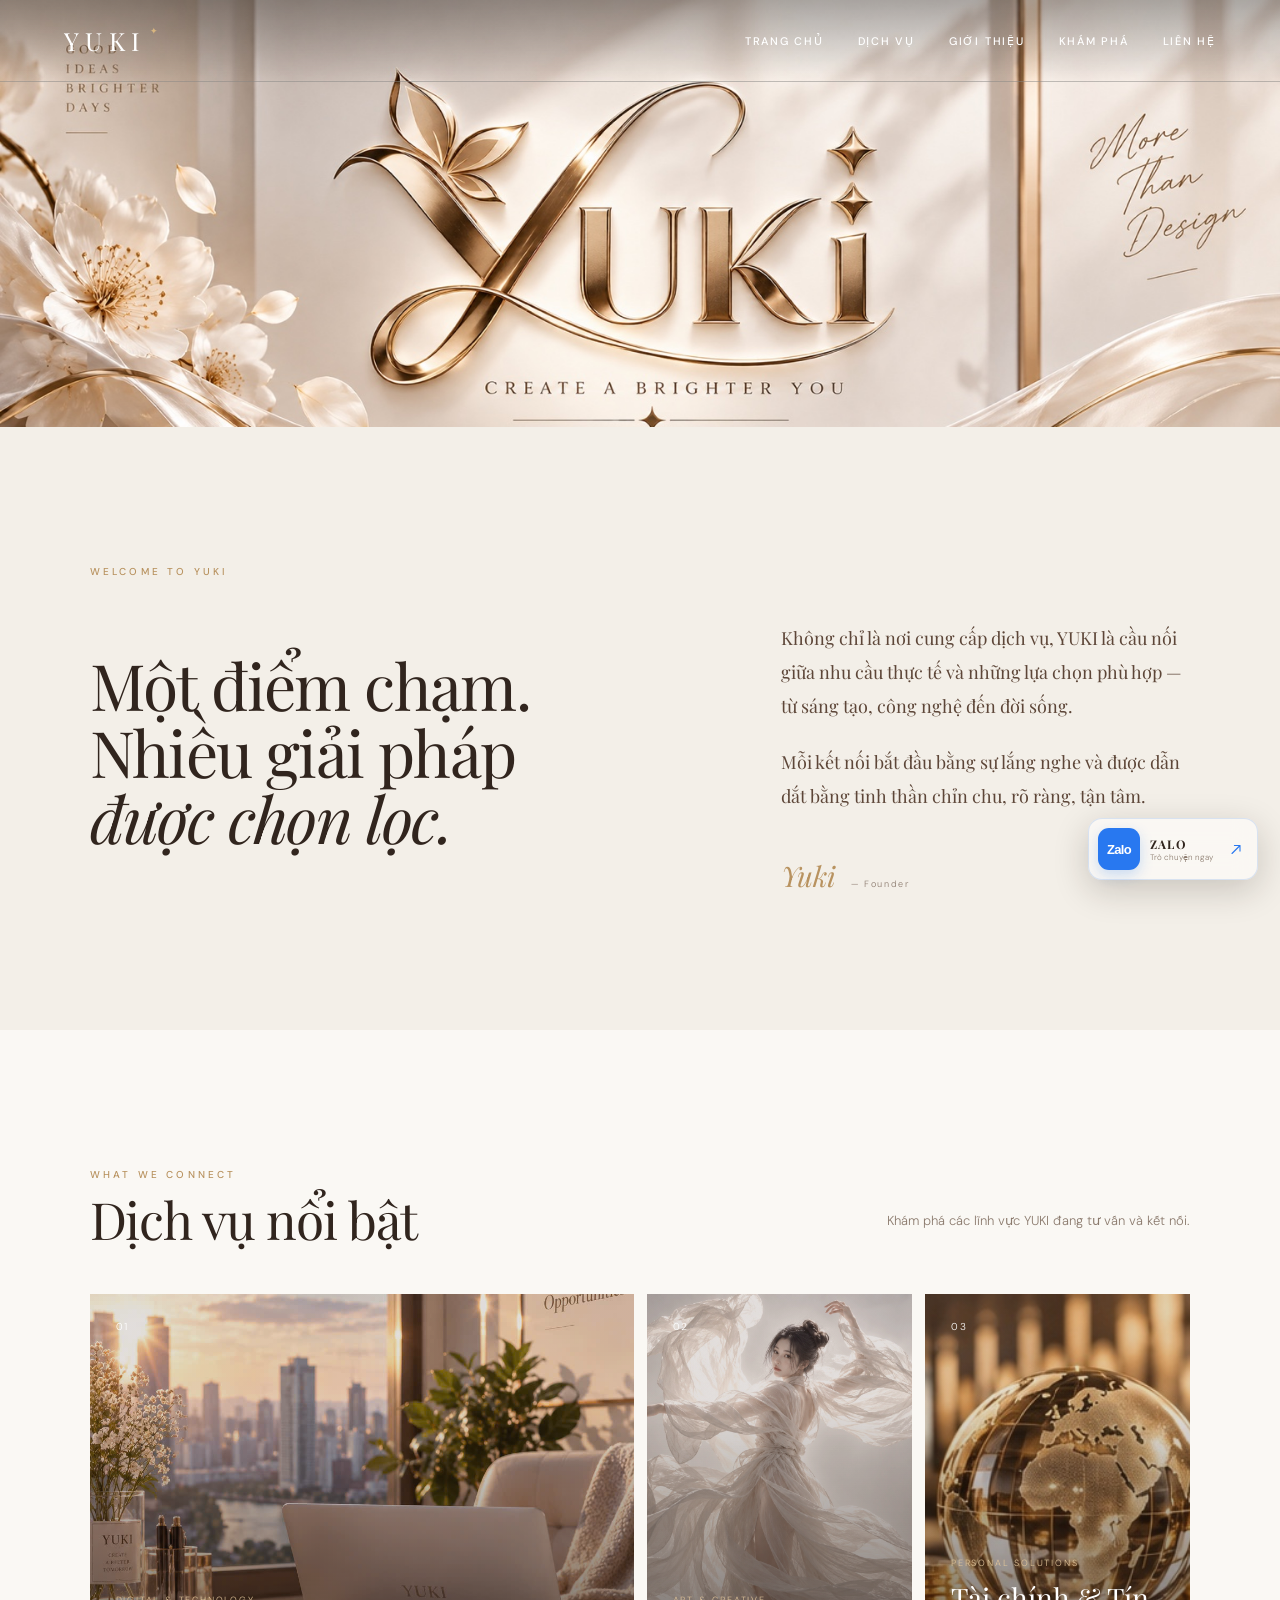
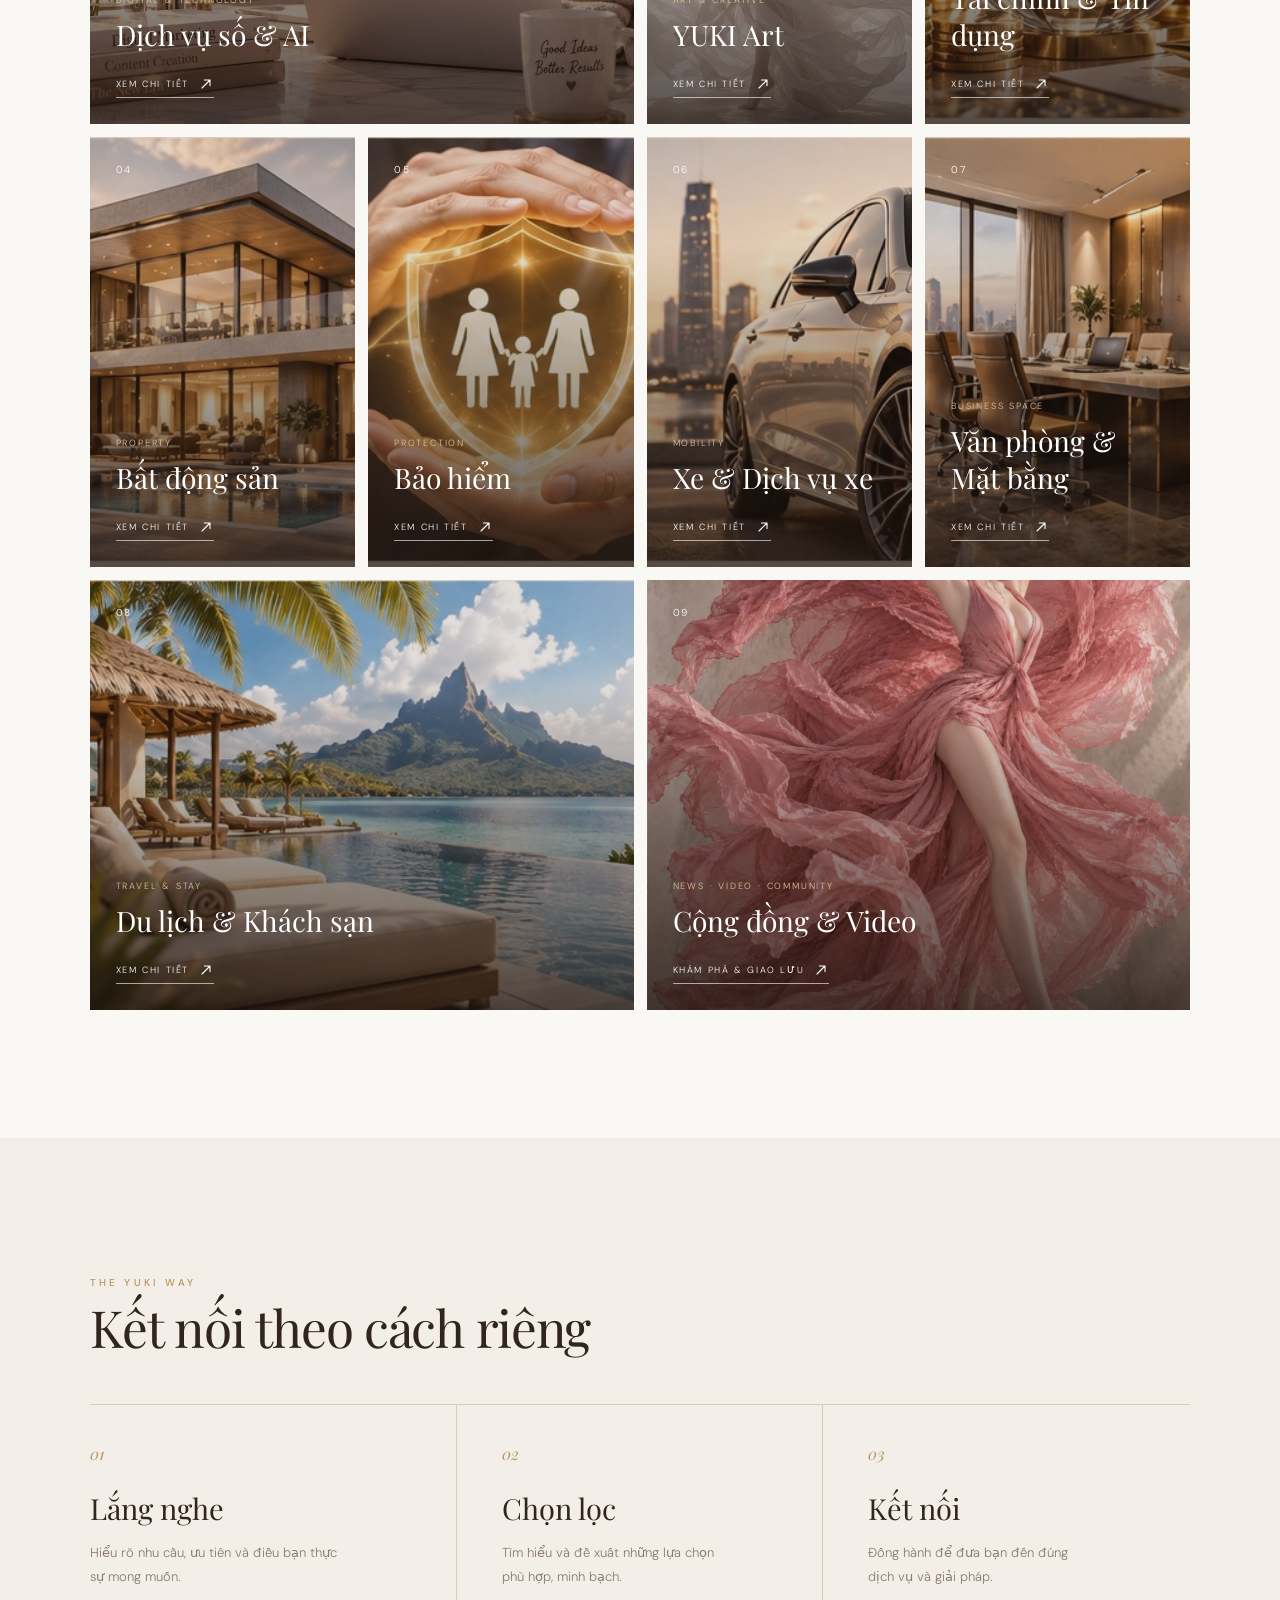
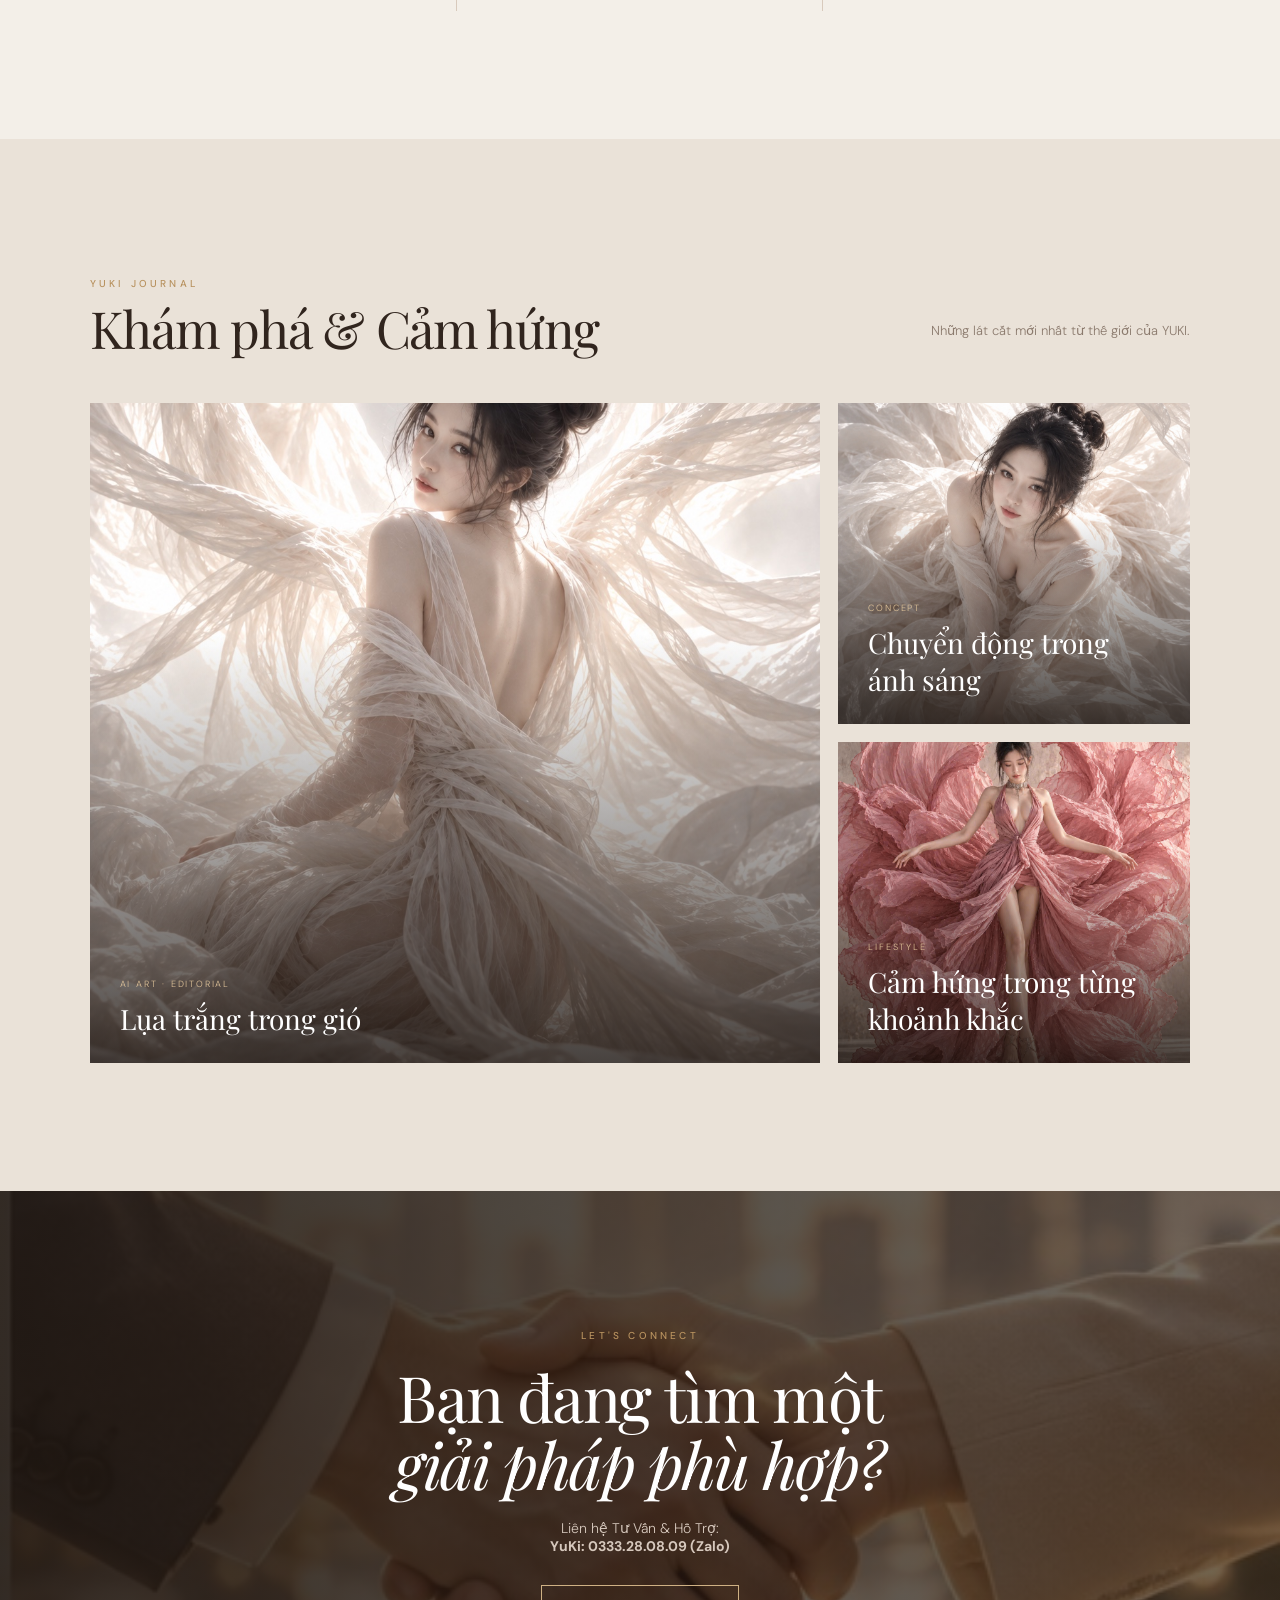
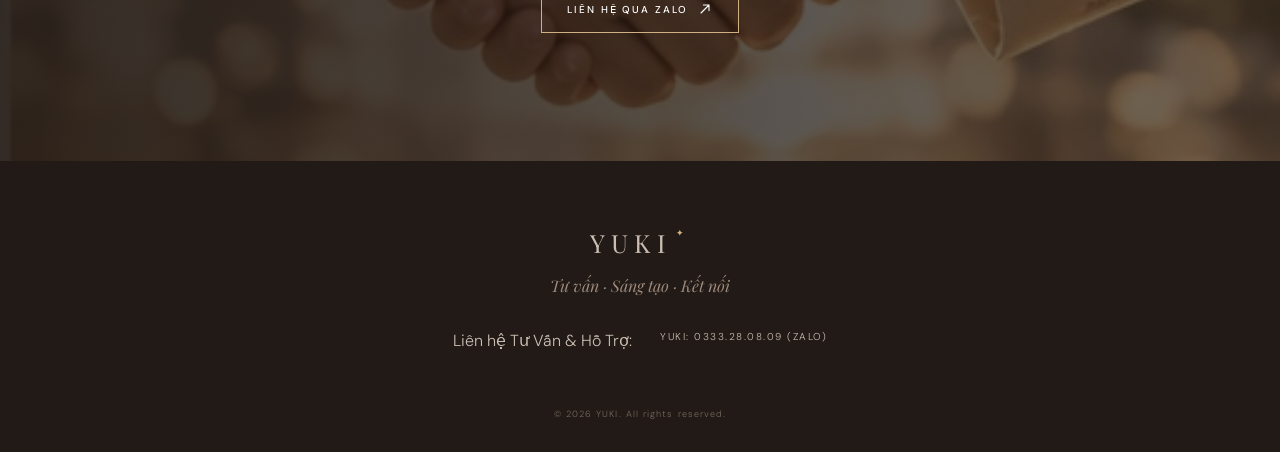
<file: index.html>
<!doctype html>
<html lang="vi">
<head>
  <meta charset="utf-8">
  <meta name="viewport" content="width=device-width,initial-scale=1">
  <meta name="description" content="YUKI — Tư vấn, sáng tạo và kết nối những giải pháp phù hợp.">
  <title>YUKI — Tư vấn · Sáng tạo · Kết nối</title>
  <link rel="preconnect" href="https://fonts.googleapis.com">
  <link rel="preconnect" href="https://fonts.gstatic.com" crossorigin>
  <link href="https://fonts.googleapis.com/css2?family=DM+Sans:wght@300;400;500&family=Playfair+Display:ital,wght@0,400;0,500;1,400&display=swap" rel="stylesheet">
  <link rel="stylesheet" href="style.css">
</head>
<body>
  <header class="site-header">
    <a class="brand" href="#home" aria-label="YUKI trang chủ">YUKI<span>✦</span></a>
    <button class="menu-toggle" aria-label="Mở menu" aria-expanded="false"><i></i><i></i></button>
    <nav class="nav-links" aria-label="Điều hướng chính">
      <a href="#home">Trang chủ</a><a href="#services">Dịch vụ</a><a href="#about">Giới thiệu</a><a href="#explore">Khám phá</a><a class="nav-contact" href="lienhe.html"><span class="nav-zalo" aria-hidden="true">Zalo</span><span>Liên hệ</span><svg class="nav-contact-arrow" viewBox="0 0 20 20" aria-hidden="true"><path d="M5 15 15 5M8 5h7v7"/></svg></a>
    </nav>
  </header>

  <main>
    <section class="hero" id="home">
      <div class="hero-shade"></div>
      <div class="hero-copy reveal">
        <p class="eyebrow">CURATED SOLUTIONS · CREATIVE VISION</p>
        <h1>Những kết nối<br><em>được tạo nên tinh tế.</em></h1>
        <p class="hero-intro">YUKI lắng nghe, chọn lọc và kết nối bạn với những ý tưởng, dịch vụ và giải pháp phù hợp.</p>
        <div class="hero-actions"><a class="button button-solid" href="#services">Khám phá dịch vụ</a><a class="text-link" href="lienhe.html">Trao đổi cùng YUKI <svg class="icon-arrow" viewBox="0 0 20 20" aria-hidden="true"><path d="M5 15 15 5M8 5h7v7"/></svg></a></div>
      </div>
      <a class="scroll-cue" href="#services"><span></span>CUỘN ĐỂ KHÁM PHÁ</a>
    </section>

    <section class="intro section" id="about">
      <p class="section-kicker reveal">WELCOME TO YUKI</p>
      <div class="intro-grid">
        <h2 class="reveal">Một điểm chạm.<br>Nhiều giải pháp<br><em>được chọn lọc.</em></h2>
        <div class="intro-copy reveal"><p>Không chỉ là nơi cung cấp dịch vụ, YUKI là cầu nối giữa nhu cầu thực tế và những lựa chọn phù hợp — từ sáng tạo, công nghệ đến đời sống.</p><p>Mỗi kết nối bắt đầu bằng sự lắng nghe và được dẫn dắt bằng tinh thần chỉn chu, rõ ràng, tận tâm.</p><div class="signature">Yuki <span>— Founder</span></div></div>
      </div>
    </section>

    <section class="services section" id="services">
      <div class="section-head reveal"><div><p class="section-kicker">WHAT WE CONNECT</p><h2>Dịch vụ nổi bật</h2></div><p>Khám phá các lĩnh vực YUKI đang tư vấn và kết nối.</p></div>
      <div class="service-grid">
        <a class="service-card wide reveal" href="ai.html" style="--image:url('images/ai-new.jpg')"><span class="number">01</span><div><p>Digital & Technology</p><h3>Dịch vụ số & AI</h3><span class="card-link">Xem chi tiết <svg class="icon-arrow" viewBox="0 0 20 20" aria-hidden="true"><path d="M5 15 15 5M8 5h7v7"/></svg></span></div></a>
        <a class="service-card reveal" href="yuki-art.html" style="--image:url('images/yuki-editorial-01.jpg')"><span class="number">02</span><div><p>Art & Creative</p><h3>YUKI Art</h3><span class="card-link">Xem chi tiết <svg class="icon-arrow" viewBox="0 0 20 20" aria-hidden="true"><path d="M5 15 15 5M8 5h7v7"/></svg></span></div></a>
        <a class="service-card reveal" href="taichinhtindung.html" style="--image:url('images/tai-chinh.jpg')"><span class="number">03</span><div><p>Personal Solutions</p><h3>Tài chính & Tín dụng</h3><span class="card-link">Xem chi tiết <svg class="icon-arrow" viewBox="0 0 20 20" aria-hidden="true"><path d="M5 15 15 5M8 5h7v7"/></svg></span></div></a>
        <a class="service-card reveal" href="batdongsan.html" style="--image:url('images/bat-dong-san.jpg')"><span class="number">04</span><div><p>Property</p><h3>Bất động sản</h3><span class="card-link">Xem chi tiết <svg class="icon-arrow" viewBox="0 0 20 20" aria-hidden="true"><path d="M5 15 15 5M8 5h7v7"/></svg></span></div></a>
        <a class="service-card reveal" href="baohiem.html" style="--image:url('images/bao-hiem.jpg')"><span class="number">05</span><div><p>Protection</p><h3>Bảo hiểm</h3><span class="card-link">Xem chi tiết <svg class="icon-arrow" viewBox="0 0 20 20" aria-hidden="true"><path d="M5 15 15 5M8 5h7v7"/></svg></span></div></a>
        <a class="service-card reveal" href="xe.html" style="--image:url('images/xe.jpg')"><span class="number">06</span><div><p>Mobility</p><h3>Xe & Dịch vụ xe</h3><span class="card-link">Xem chi tiết <svg class="icon-arrow" viewBox="0 0 20 20" aria-hidden="true"><path d="M5 15 15 5M8 5h7v7"/></svg></span></div></a>
        <a class="service-card reveal" href="vanphong.html" style="--image:url('images/van-phong.jpg')"><span class="number">07</span><div><p>Business Space</p><h3>Văn phòng & Mặt bằng</h3><span class="card-link">Xem chi tiết <svg class="icon-arrow" viewBox="0 0 20 20" aria-hidden="true"><path d="M5 15 15 5M8 5h7v7"/></svg></span></div></a>
        <a class="service-card wide reveal" href="dulich.html" style="--image:url('images/du-lich.jpg')"><span class="number">08</span><div><p>Travel & Stay</p><h3>Du lịch & Khách sạn</h3><span class="card-link">Xem chi tiết <svg class="icon-arrow" viewBox="0 0 20 20" aria-hidden="true"><path d="M5 15 15 5M8 5h7v7"/></svg></span></div></a>
        <a class="service-card wide reveal" href="congdong.html" style="--image:url('anhmoi4.jpg')"><span class="number">09</span><div><p>News · Video · Community</p><h3>Cộng đồng & Video</h3><span class="card-link">Khám phá & Giao lưu <svg class="icon-arrow" viewBox="0 0 20 20" aria-hidden="true"><path d="M5 15 15 5M8 5h7v7"/></svg></span></div></a>
      </div>
    </section>

    <section class="process section">
      <div class="section-head reveal"><div><p class="section-kicker">THE YUKI WAY</p><h2>Kết nối theo cách riêng</h2></div></div>
      <div class="process-grid"><article class="reveal"><span>01</span><h3>Lắng nghe</h3><p>Hiểu rõ nhu cầu, ưu tiên và điều bạn thực sự mong muốn.</p></article><article class="reveal"><span>02</span><h3>Chọn lọc</h3><p>Tìm hiểu và đề xuất những lựa chọn phù hợp, minh bạch.</p></article><article class="reveal"><span>03</span><h3>Kết nối</h3><p>Đồng hành để đưa bạn đến đúng dịch vụ và giải pháp.</p></article></div>
    </section>

    <section class="explore section" id="explore">
      <div class="section-head reveal"><div><p class="section-kicker">YUKI JOURNAL</p><h2>Khám phá & Cảm hứng</h2></div><p>Những lát cắt mới nhất từ thế giới của YUKI.</p></div>
      <div class="journal-grid"><article class="journal-main reveal"><img src="images/yuki-editorial-02.jpg" alt="Lụa trắng trong gió — YUKI Art"><div><p>AI ART · EDITORIAL</p><h3>Lụa trắng trong gió</h3></div></article><div class="journal-side"><article class="reveal"><img src="images/yuki-editorial-03.jpg" alt="Concept lụa trắng YUKI"><div><p>CONCEPT</p><h3>Chuyển động trong ánh sáng</h3></div></article><article class="reveal"><img src="anhmoi3.jpg" alt="Lifestyle YUKI"><div><p>LIFESTYLE</p><h3>Cảm hứng trong từng khoảnh khắc</h3></div></article></div></div>
    </section>

    <section class="contact-banner">
      <div class="reveal"><p class="section-kicker">LET'S CONNECT</p><h2>Bạn đang tìm một<br><em>giải pháp phù hợp?</em></h2><p>Liên hệ Tư Vấn &amp; Hỗ Trợ:<br><strong>YuKi: <a href="https://zalo.me/0333280809">0333.28.08.09 (Zalo)</a></strong></p><a class="button button-light" href="https://zalo.me/0333280809" target="_blank" rel="noreferrer">Liên hệ qua Zalo <svg class="icon-arrow" viewBox="0 0 20 20" aria-hidden="true"><path d="M5 15 15 5M8 5h7v7"/></svg></a></div>
    </section>
  </main>

  <footer><a class="brand" href="#home">YUKI<span>✦</span></a><p>Tư vấn · Sáng tạo · Kết nối</p><div><span>Liên hệ Tư Vấn &amp; Hỗ Trợ:</span><a href="https://zalo.me/0333280809">YuKi: 0333.28.08.09 (Zalo)</a></div><small>© 2026 YUKI. All rights reserved.</small></footer>
  <a class="floating-contact" href="https://zalo.me/0333280809" aria-label="Liên hệ YUKI qua Zalo"><span class="zalo-logo" aria-hidden="true">Zalo</span><div><strong>ZALO</strong><small>Trò chuyện ngay</small></div><svg class="icon-arrow" viewBox="0 0 20 20" aria-hidden="true"><path d="M5 15 15 5M8 5h7v7"/></svg></a>
  <script>
    const toggle=document.querySelector('.menu-toggle'),nav=document.querySelector('.nav-links');
    toggle.addEventListener('click',()=>{const open=document.body.classList.toggle('menu-open');toggle.setAttribute('aria-expanded',open)});
    nav.querySelectorAll('a').forEach(a=>a.addEventListener('click',()=>document.body.classList.remove('menu-open')));
    const observer=new IntersectionObserver(es=>es.forEach(e=>{if(e.isIntersecting){e.target.classList.add('visible');observer.unobserve(e.target)}}),{threshold:.12});
    document.querySelectorAll('.reveal').forEach(el=>observer.observe(el));
  </script>
</body>
</html>
</file>
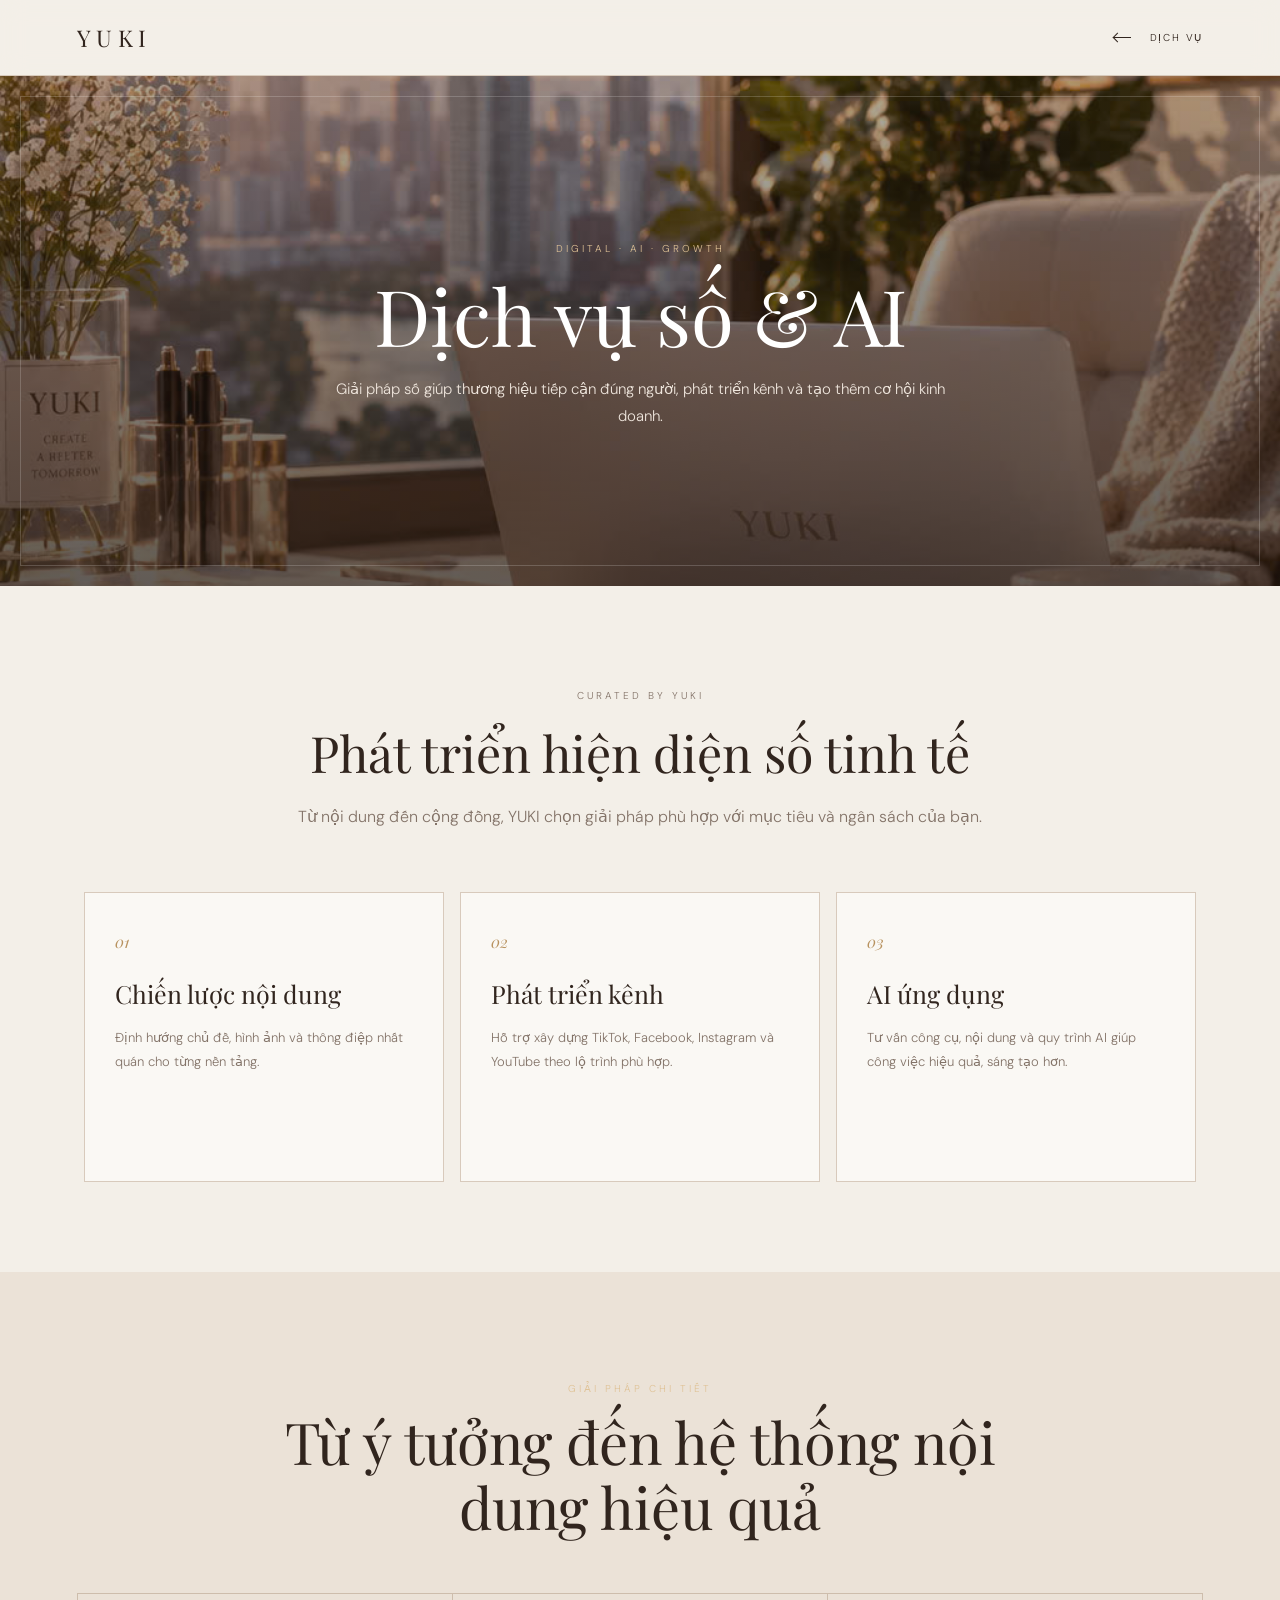
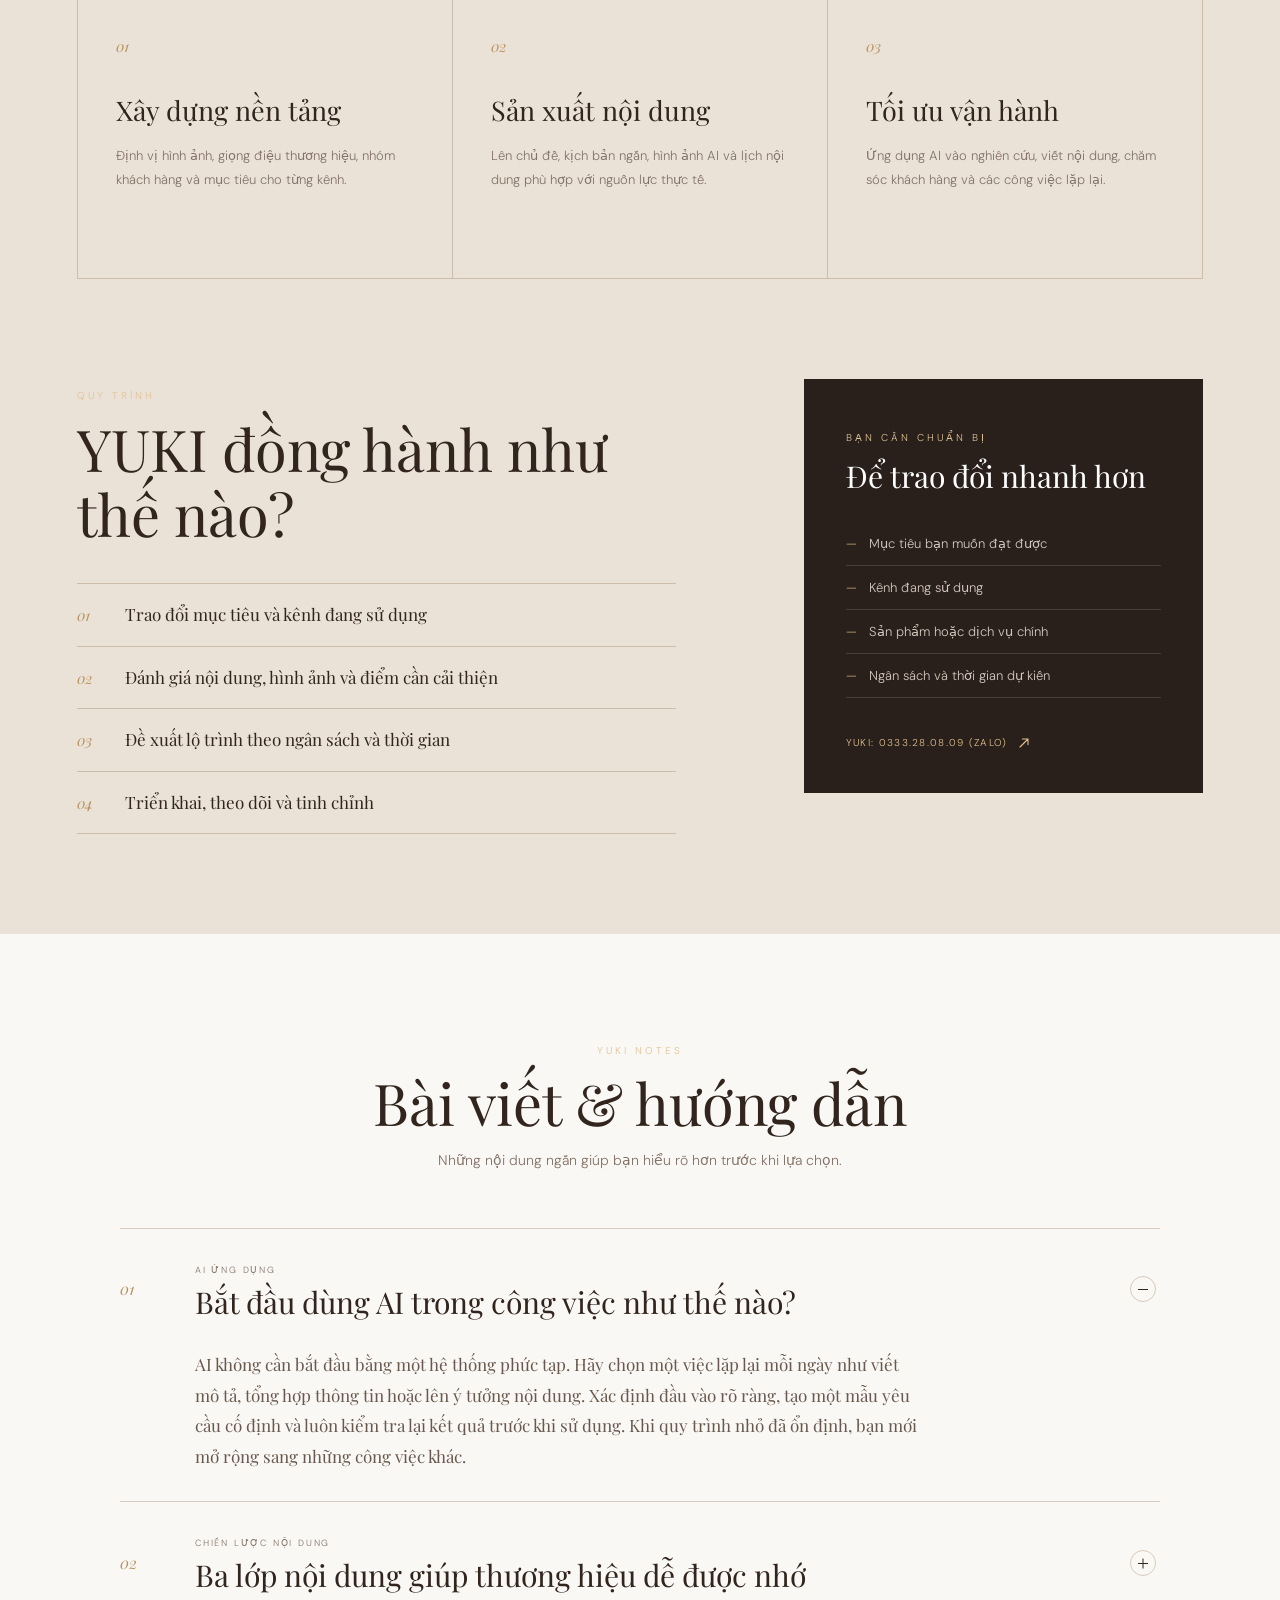
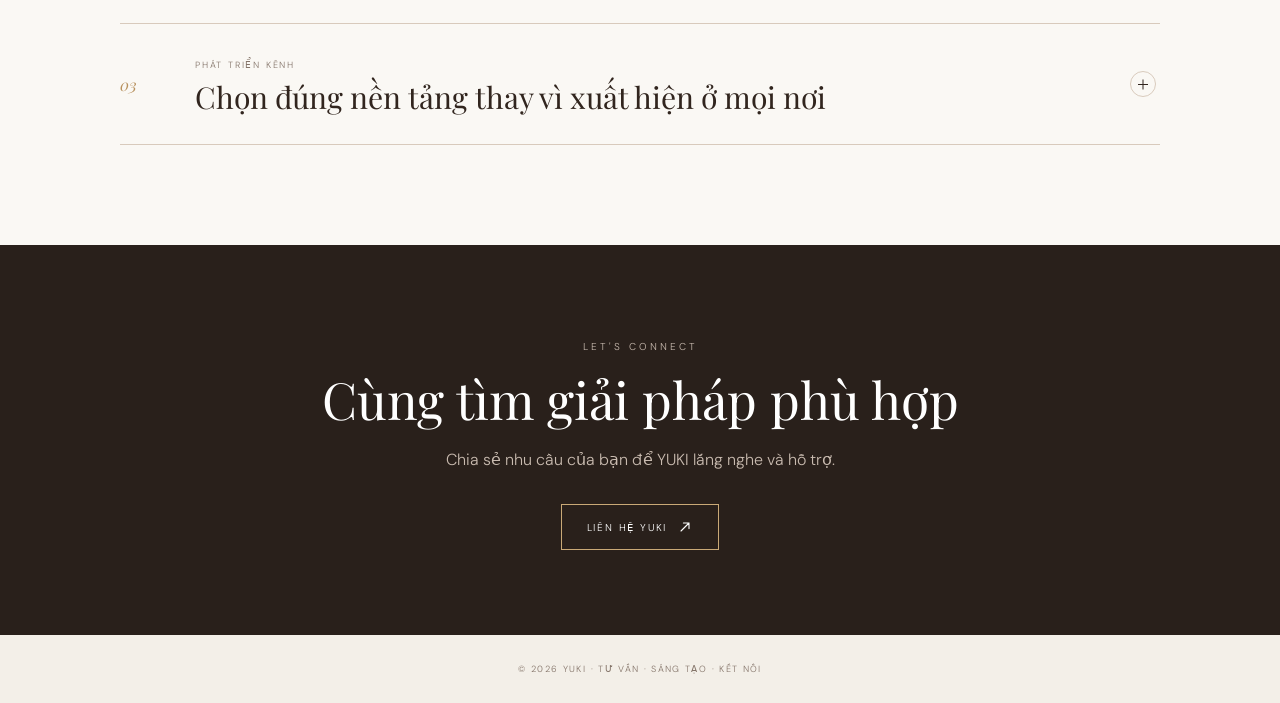
<file: ai.html>
<!doctype html>
<html lang="vi"><head><meta charset="utf-8"><meta name="viewport" content="width=device-width,initial-scale=1"><meta name="description" content="Giải pháp số giúp thương hiệu tiếp cận đúng người, phát triển kênh và tạo thêm cơ hội kinh doanh."><title>YUKI — Dịch vụ số & AI</title><link rel="preconnect" href="https://fonts.googleapis.com"><link rel="preconnect" href="https://fonts.gstatic.com" crossorigin><link href="https://fonts.googleapis.com/css2?family=DM+Sans:wght@300;400;500&family=Playfair+Display:ital,wght@0,400;0,500;1,400&display=swap" rel="stylesheet"><link rel="stylesheet" href="detail.css"></head>
<body><header class="topbar"><a class="brand" href="index.html">YUKI</a><a class="back" href="index.html#services"><span class="icon-back" aria-hidden="true"></span>Dịch vụ</a></header>
<main><section class="detail-hero" style="--image:url('images/ai-new.jpg')"><div><p>DIGITAL · AI · GROWTH</p><h1>Dịch vụ số & AI</h1><p class="lead">Giải pháp số giúp thương hiệu tiếp cận đúng người, phát triển kênh và tạo thêm cơ hội kinh doanh.</p></div></section>
<section class="detail-main"><div class="detail-intro"><p class="kicker">CURATED BY YUKI</p><h2>Phát triển hiện diện số tinh tế</h2><p>Từ nội dung đến cộng đồng, YUKI chọn giải pháp phù hợp với mục tiêu và ngân sách của bạn.</p></div><div class="detail-grid"><article class="detail-card"><span>01</span><h3>Chiến lược nội dung</h3><p>Định hướng chủ đề, hình ảnh và thông điệp nhất quán cho từng nền tảng.</p></article><article class="detail-card"><span>02</span><h3>Phát triển kênh</h3><p>Hỗ trợ xây dựng TikTok, Facebook, Instagram và YouTube theo lộ trình phù hợp.</p></article><article class="detail-card"><span>03</span><h3>AI ứng dụng</h3><p>Tư vấn công cụ, nội dung và quy trình AI giúp công việc hiệu quả, sáng tạo hơn.</p></article></div></section>
<section class="detail-expanded"><div class="expanded-head"><p class="kicker">GIẢI PHÁP CHI TIẾT</p><h2>Từ ý tưởng đến hệ thống nội dung hiệu quả</h2></div><div class="expanded-grid"><article><span>01</span><h3>Xây dựng nền tảng</h3><p>Định vị hình ảnh, giọng điệu thương hiệu, nhóm khách hàng và mục tiêu cho từng kênh.</p></article><article><span>02</span><h3>Sản xuất nội dung</h3><p>Lên chủ đề, kịch bản ngắn, hình ảnh AI và lịch nội dung phù hợp với nguồn lực thực tế.</p></article><article><span>03</span><h3>Tối ưu vận hành</h3><p>Ứng dụng AI vào nghiên cứu, viết nội dung, chăm sóc khách hàng và các công việc lặp lại.</p></article></div><div class="detail-split"><div><p class="kicker">QUY TRÌNH</p><h2>YUKI đồng hành như thế nào?</h2><ol><li><span>01</span><p>Trao đổi mục tiêu và kênh đang sử dụng</p></li><li><span>02</span><p>Đánh giá nội dung, hình ảnh và điểm cần cải thiện</p></li><li><span>03</span><p>Đề xuất lộ trình theo ngân sách và thời gian</p></li><li><span>04</span><p>Triển khai, theo dõi và tinh chỉnh</p></li></ol></div><aside><p class="kicker">BẠN CẦN CHUẨN BỊ</p><h3>Để trao đổi nhanh hơn</h3><ul><li>Mục tiêu bạn muốn đạt được</li><li>Kênh đang sử dụng</li><li>Sản phẩm hoặc dịch vụ chính</li><li>Ngân sách và thời gian dự kiến</li></ul><a class="mini-contact" href="https://zalo.me/0333280809" target="_blank" rel="noreferrer">YuKi: 0333.28.08.09 (Zalo) <svg class="icon-arrow" viewBox="0 0 20 20" aria-hidden="true"><path d="M5 15 15 5M8 5h7v7"/></svg></a></aside></div></section><section class="article-library"><div class="article-heading"><p class="kicker">YUKI NOTES</p><h2>Bài viết &amp; hướng dẫn</h2><p>Những nội dung ngắn giúp bạn hiểu rõ hơn trước khi lựa chọn.</p></div><div class="article-list"><details open><summary><span>01</span><div><small>AI ứng dụng</small><h3>Bắt đầu dùng AI trong công việc như thế nào?</h3></div><b aria-hidden="true"></b></summary><div class="article-body"><p>AI không cần bắt đầu bằng một hệ thống phức tạp. Hãy chọn một việc lặp lại mỗi ngày như viết mô tả, tổng hợp thông tin hoặc lên ý tưởng nội dung. Xác định đầu vào rõ ràng, tạo một mẫu yêu cầu cố định và luôn kiểm tra lại kết quả trước khi sử dụng. Khi quy trình nhỏ đã ổn định, bạn mới mở rộng sang những công việc khác.</p></div></details><details><summary><span>02</span><div><small>Chiến lược nội dung</small><h3>Ba lớp nội dung giúp thương hiệu dễ được nhớ</h3></div><b aria-hidden="true"></b></summary><div class="article-body"><p>Một kênh bền vững nên có ba lớp: nội dung giúp khách hàng hiểu vấn đề, nội dung chứng minh năng lực và nội dung tạo kết nối cá nhân. Kết hợp đều ba lớp giúp thương hiệu không chỉ bán hàng mà còn xây dựng sự tin tưởng. Mỗi bài nên tập trung vào một thông điệp, một nhóm người đọc và một hành động rõ ràng.</p></div></details><details><summary><span>03</span><div><small>Phát triển kênh</small><h3>Chọn đúng nền tảng thay vì xuất hiện ở mọi nơi</h3></div><b aria-hidden="true"></b></summary><div class="article-body"><p>Không phải thương hiệu nào cũng cần cùng lúc Facebook, TikTok, Instagram và YouTube. Hãy chọn nền tảng dựa trên khách hàng, định dạng bạn có thể duy trì và mục tiêu kinh doanh. Làm tốt một kênh chính, dùng một kênh phụ để phân phối lại nội dung sẽ hiệu quả hơn việc dàn trải nguồn lực.</p></div></details></div></section><section class="detail-cta"><p class="kicker">LET'S CONNECT</p><h2>Cùng tìm giải pháp phù hợp</h2><p>Chia sẻ nhu cầu của bạn để YUKI lắng nghe và hỗ trợ.</p><a class="button" href="lienhe.html">Liên hệ YUKI <svg class="icon-arrow" viewBox="0 0 20 20" aria-hidden="true"><path d="M5 15 15 5M8 5h7v7"/></svg></a></section></main><footer>© 2026 YUKI · TƯ VẤN · SÁNG TẠO · KẾT NỐI</footer></body></html>
</file>
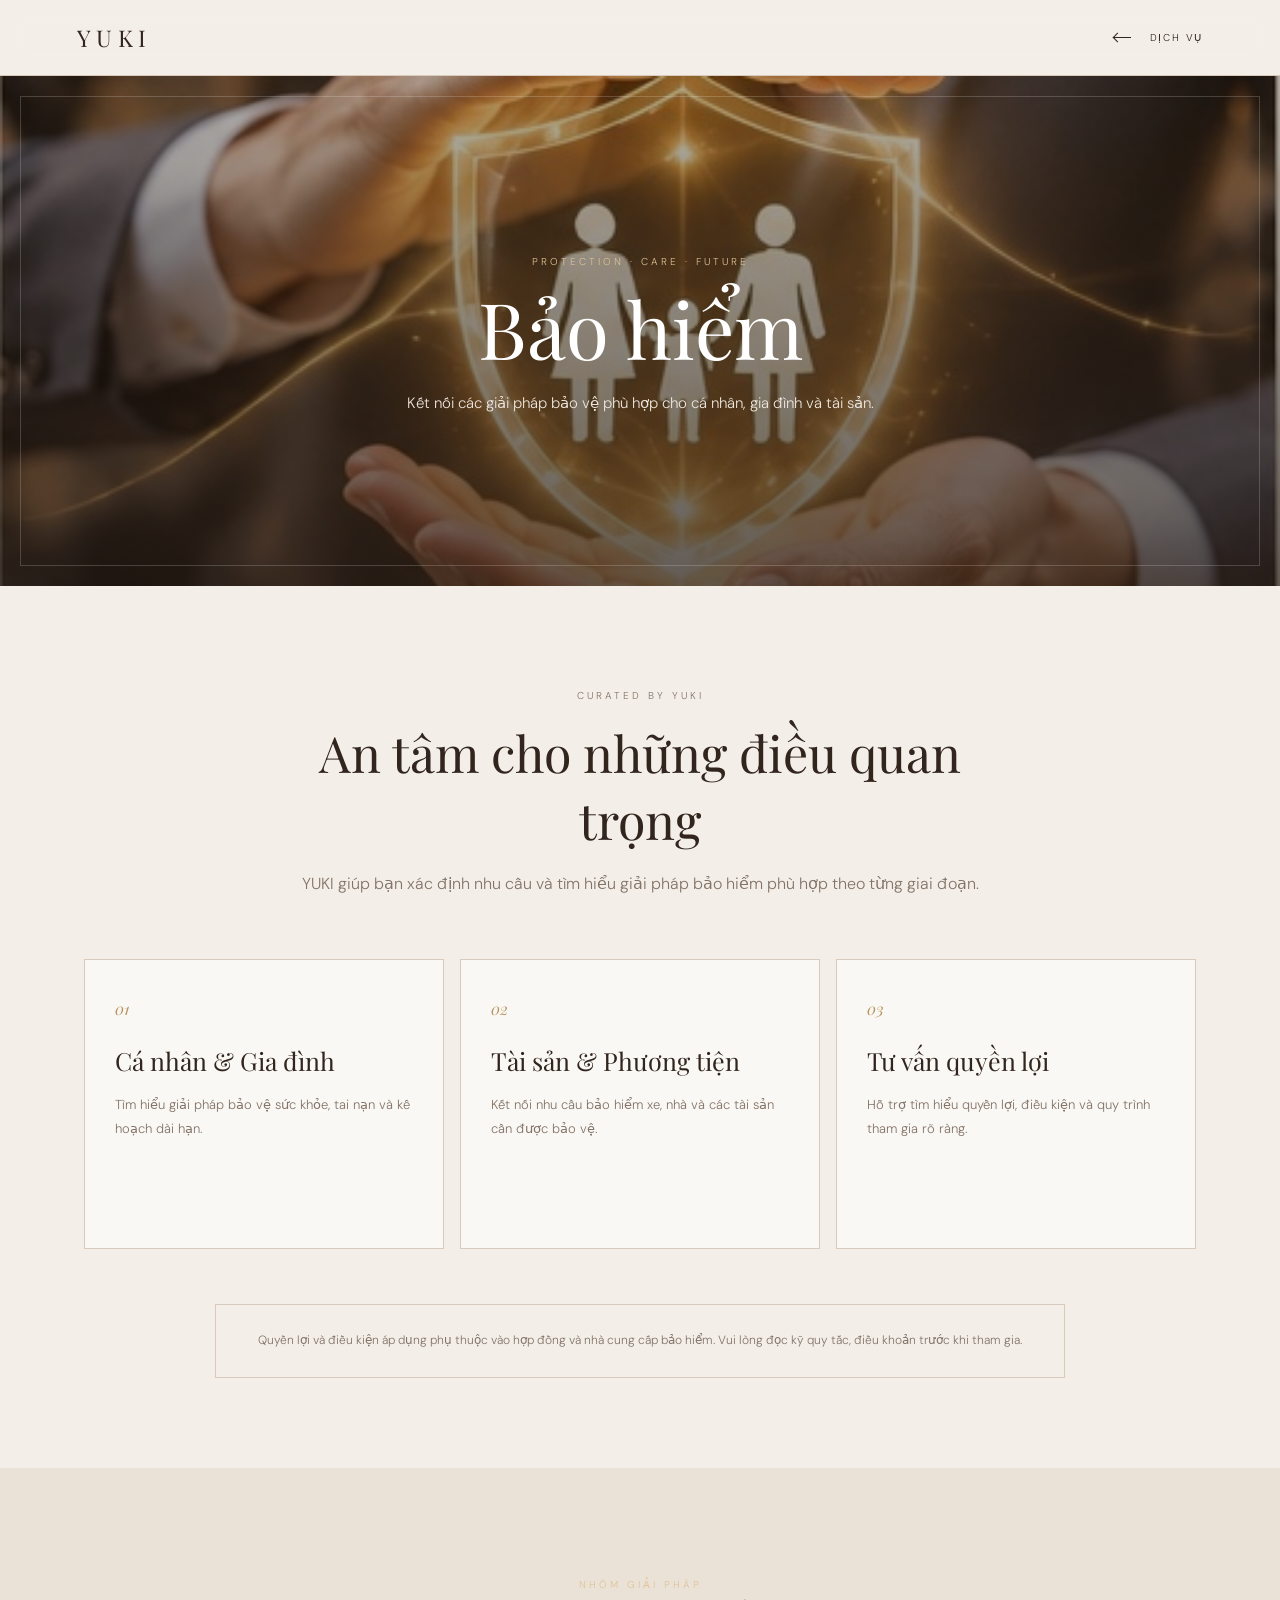
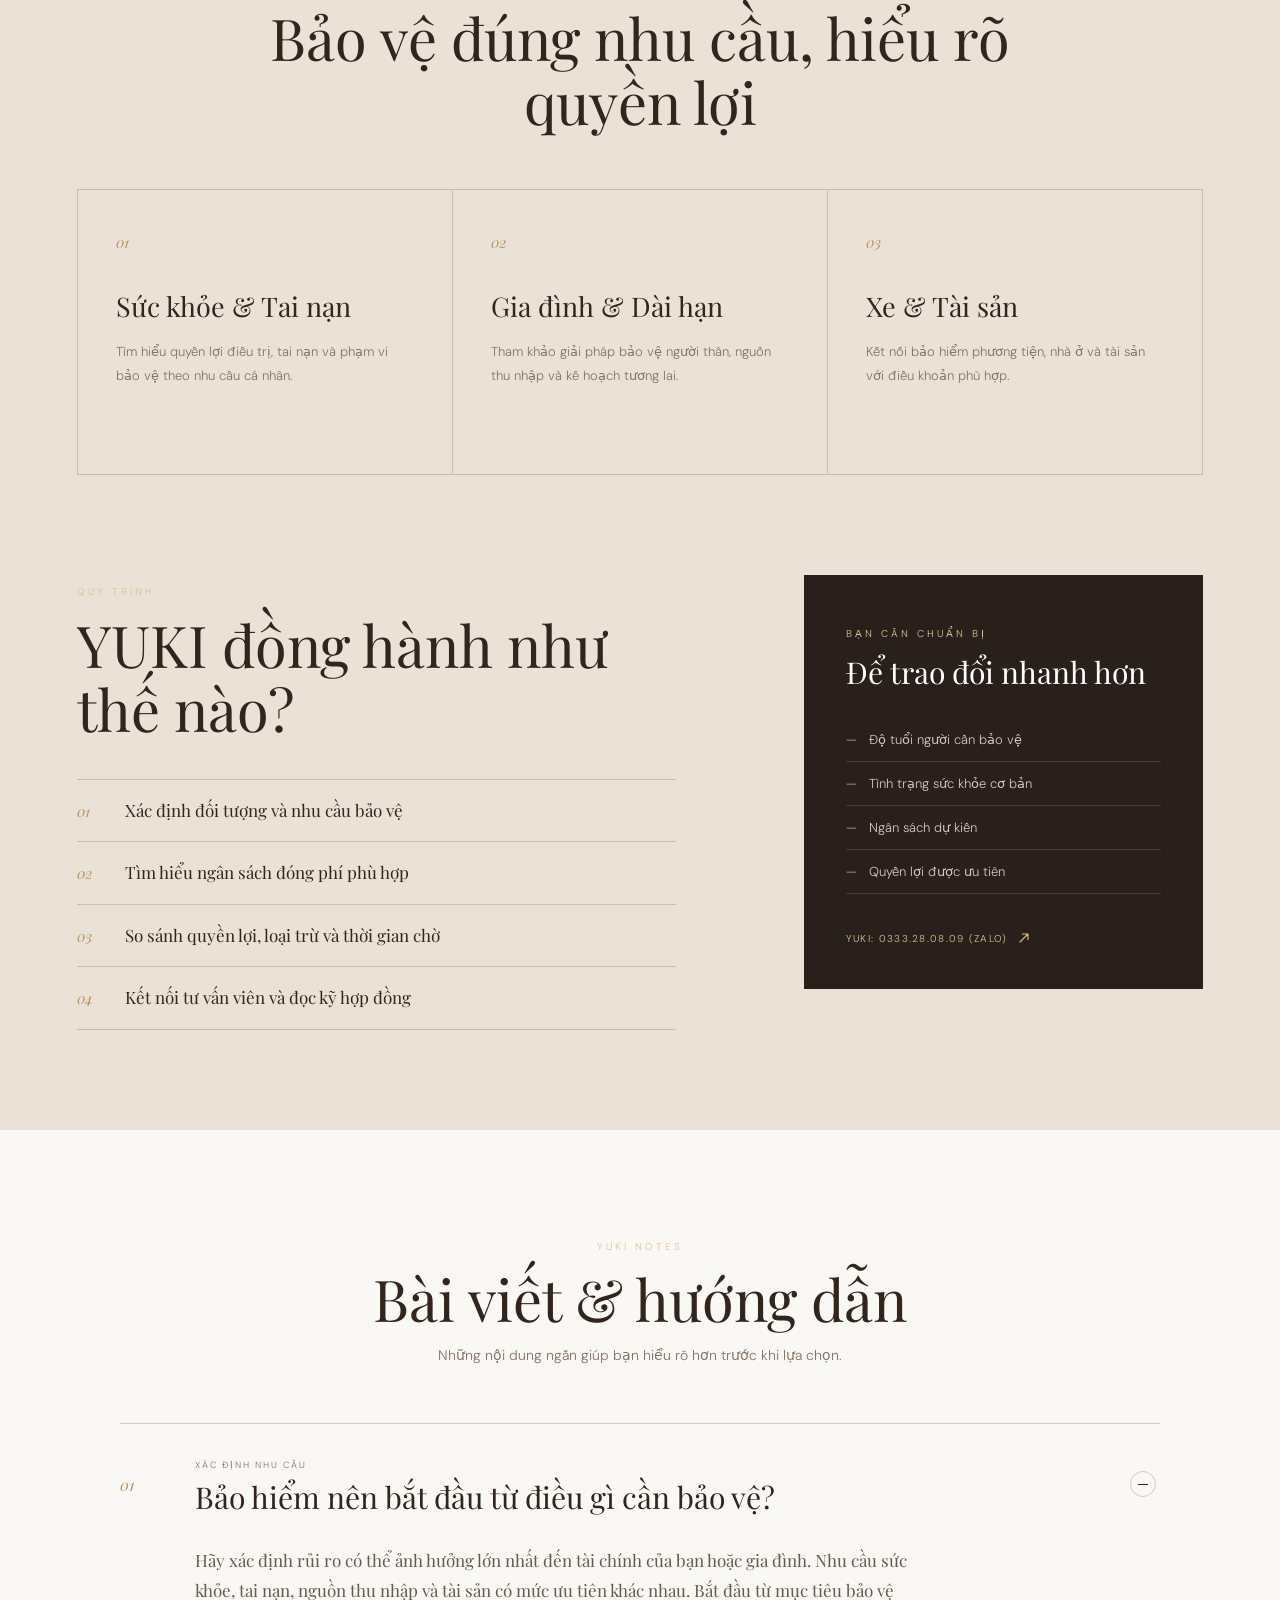
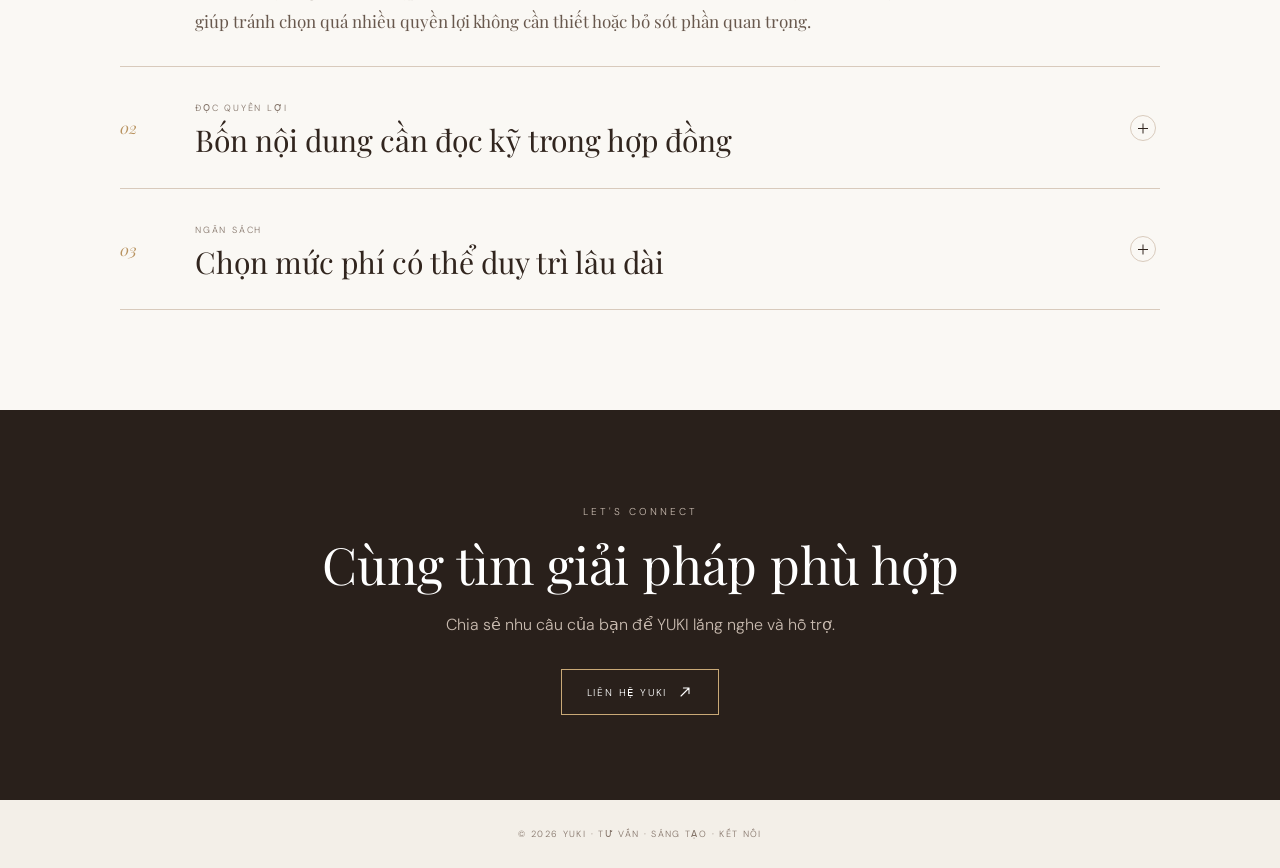
<file: baohiem.html>
<!doctype html>
<html lang="vi"><head><meta charset="utf-8"><meta name="viewport" content="width=device-width,initial-scale=1"><meta name="description" content="Kết nối các giải pháp bảo vệ phù hợp cho cá nhân, gia đình và tài sản."><title>YUKI — Bảo hiểm</title><link rel="preconnect" href="https://fonts.googleapis.com"><link rel="preconnect" href="https://fonts.gstatic.com" crossorigin><link href="https://fonts.googleapis.com/css2?family=DM+Sans:wght@300;400;500&family=Playfair+Display:ital,wght@0,400;0,500;1,400&display=swap" rel="stylesheet"><link rel="stylesheet" href="detail.css"></head>
<body><header class="topbar"><a class="brand" href="index.html">YUKI</a><a class="back" href="index.html#services"><span class="icon-back" aria-hidden="true"></span>Dịch vụ</a></header>
<main><section class="detail-hero" style="--image:url('images/bao-hiem.jpg')"><div><p>PROTECTION · CARE · FUTURE</p><h1>Bảo hiểm</h1><p class="lead">Kết nối các giải pháp bảo vệ phù hợp cho cá nhân, gia đình và tài sản.</p></div></section>
<section class="detail-main"><div class="detail-intro"><p class="kicker">CURATED BY YUKI</p><h2>An tâm cho những điều quan trọng</h2><p>YUKI giúp bạn xác định nhu cầu và tìm hiểu giải pháp bảo hiểm phù hợp theo từng giai đoạn.</p></div><div class="detail-grid"><article class="detail-card"><span>01</span><h3>Cá nhân & Gia đình</h3><p>Tìm hiểu giải pháp bảo vệ sức khỏe, tai nạn và kế hoạch dài hạn.</p></article><article class="detail-card"><span>02</span><h3>Tài sản & Phương tiện</h3><p>Kết nối nhu cầu bảo hiểm xe, nhà và các tài sản cần được bảo vệ.</p></article><article class="detail-card"><span>03</span><h3>Tư vấn quyền lợi</h3><p>Hỗ trợ tìm hiểu quyền lợi, điều kiện và quy trình tham gia rõ ràng.</p></article></div><div class="notice">Quyền lợi và điều kiện áp dụng phụ thuộc vào hợp đồng và nhà cung cấp bảo hiểm. Vui lòng đọc kỹ quy tắc, điều khoản trước khi tham gia.</div></section>
<section class="detail-expanded"><div class="expanded-head"><p class="kicker">NHÓM GIẢI PHÁP</p><h2>Bảo vệ đúng nhu cầu, hiểu rõ quyền lợi</h2></div><div class="expanded-grid"><article><span>01</span><h3>Sức khỏe & Tai nạn</h3><p>Tìm hiểu quyền lợi điều trị, tai nạn và phạm vi bảo vệ theo nhu cầu cá nhân.</p></article><article><span>02</span><h3>Gia đình & Dài hạn</h3><p>Tham khảo giải pháp bảo vệ người thân, nguồn thu nhập và kế hoạch tương lai.</p></article><article><span>03</span><h3>Xe & Tài sản</h3><p>Kết nối bảo hiểm phương tiện, nhà ở và tài sản với điều khoản phù hợp.</p></article></div><div class="detail-split"><div><p class="kicker">QUY TRÌNH</p><h2>YUKI đồng hành như thế nào?</h2><ol><li><span>01</span><p>Xác định đối tượng và nhu cầu bảo vệ</p></li><li><span>02</span><p>Tìm hiểu ngân sách đóng phí phù hợp</p></li><li><span>03</span><p>So sánh quyền lợi, loại trừ và thời gian chờ</p></li><li><span>04</span><p>Kết nối tư vấn viên và đọc kỹ hợp đồng</p></li></ol></div><aside><p class="kicker">BẠN CẦN CHUẨN BỊ</p><h3>Để trao đổi nhanh hơn</h3><ul><li>Độ tuổi người cần bảo vệ</li><li>Tình trạng sức khỏe cơ bản</li><li>Ngân sách dự kiến</li><li>Quyền lợi được ưu tiên</li></ul><a class="mini-contact" href="https://zalo.me/0333280809" target="_blank" rel="noreferrer">YuKi: 0333.28.08.09 (Zalo) <svg class="icon-arrow" viewBox="0 0 20 20" aria-hidden="true"><path d="M5 15 15 5M8 5h7v7"/></svg></a></aside></div></section><section class="article-library"><div class="article-heading"><p class="kicker">YUKI NOTES</p><h2>Bài viết &amp; hướng dẫn</h2><p>Những nội dung ngắn giúp bạn hiểu rõ hơn trước khi lựa chọn.</p></div><div class="article-list"><details open><summary><span>01</span><div><small>Xác định nhu cầu</small><h3>Bảo hiểm nên bắt đầu từ điều gì cần bảo vệ?</h3></div><b aria-hidden="true"></b></summary><div class="article-body"><p>Hãy xác định rủi ro có thể ảnh hưởng lớn nhất đến tài chính của bạn hoặc gia đình. Nhu cầu sức khỏe, tai nạn, nguồn thu nhập và tài sản có mức ưu tiên khác nhau. Bắt đầu từ mục tiêu bảo vệ giúp tránh chọn quá nhiều quyền lợi không cần thiết hoặc bỏ sót phần quan trọng.</p></div></details><details><summary><span>02</span><div><small>Đọc quyền lợi</small><h3>Bốn nội dung cần đọc kỹ trong hợp đồng</h3></div><b aria-hidden="true"></b></summary><div class="article-body"><p>Phạm vi bảo hiểm, trường hợp loại trừ, thời gian chờ và quy trình yêu cầu quyền lợi là bốn phần cần được hiểu rõ. Đừng chỉ dựa vào bảng minh họa. Nếu có nội dung chưa rõ, hãy yêu cầu giải thích cụ thể và lưu lại tài liệu chính thức trước khi tham gia.</p></div></details><details><summary><span>03</span><div><small>Ngân sách</small><h3>Chọn mức phí có thể duy trì lâu dài</h3></div><b aria-hidden="true"></b></summary><div class="article-body"><p>Mức phí phù hợp cần cân bằng với thu nhập, chi phí sinh hoạt và quỹ dự phòng. Một kế hoạch quá sức dễ bị gián đoạn và ảnh hưởng quyền lợi. Nên ưu tiên phần bảo vệ cốt lõi trước, sau đó điều chỉnh hoặc bổ sung khi điều kiện tài chính thay đổi.</p></div></details></div></section><section class="detail-cta"><p class="kicker">LET'S CONNECT</p><h2>Cùng tìm giải pháp phù hợp</h2><p>Chia sẻ nhu cầu của bạn để YUKI lắng nghe và hỗ trợ.</p><a class="button" href="lienhe.html">Liên hệ YUKI <svg class="icon-arrow" viewBox="0 0 20 20" aria-hidden="true"><path d="M5 15 15 5M8 5h7v7"/></svg></a></section></main><footer>© 2026 YUKI · TƯ VẤN · SÁNG TẠO · KẾT NỐI</footer></body></html>
</file>
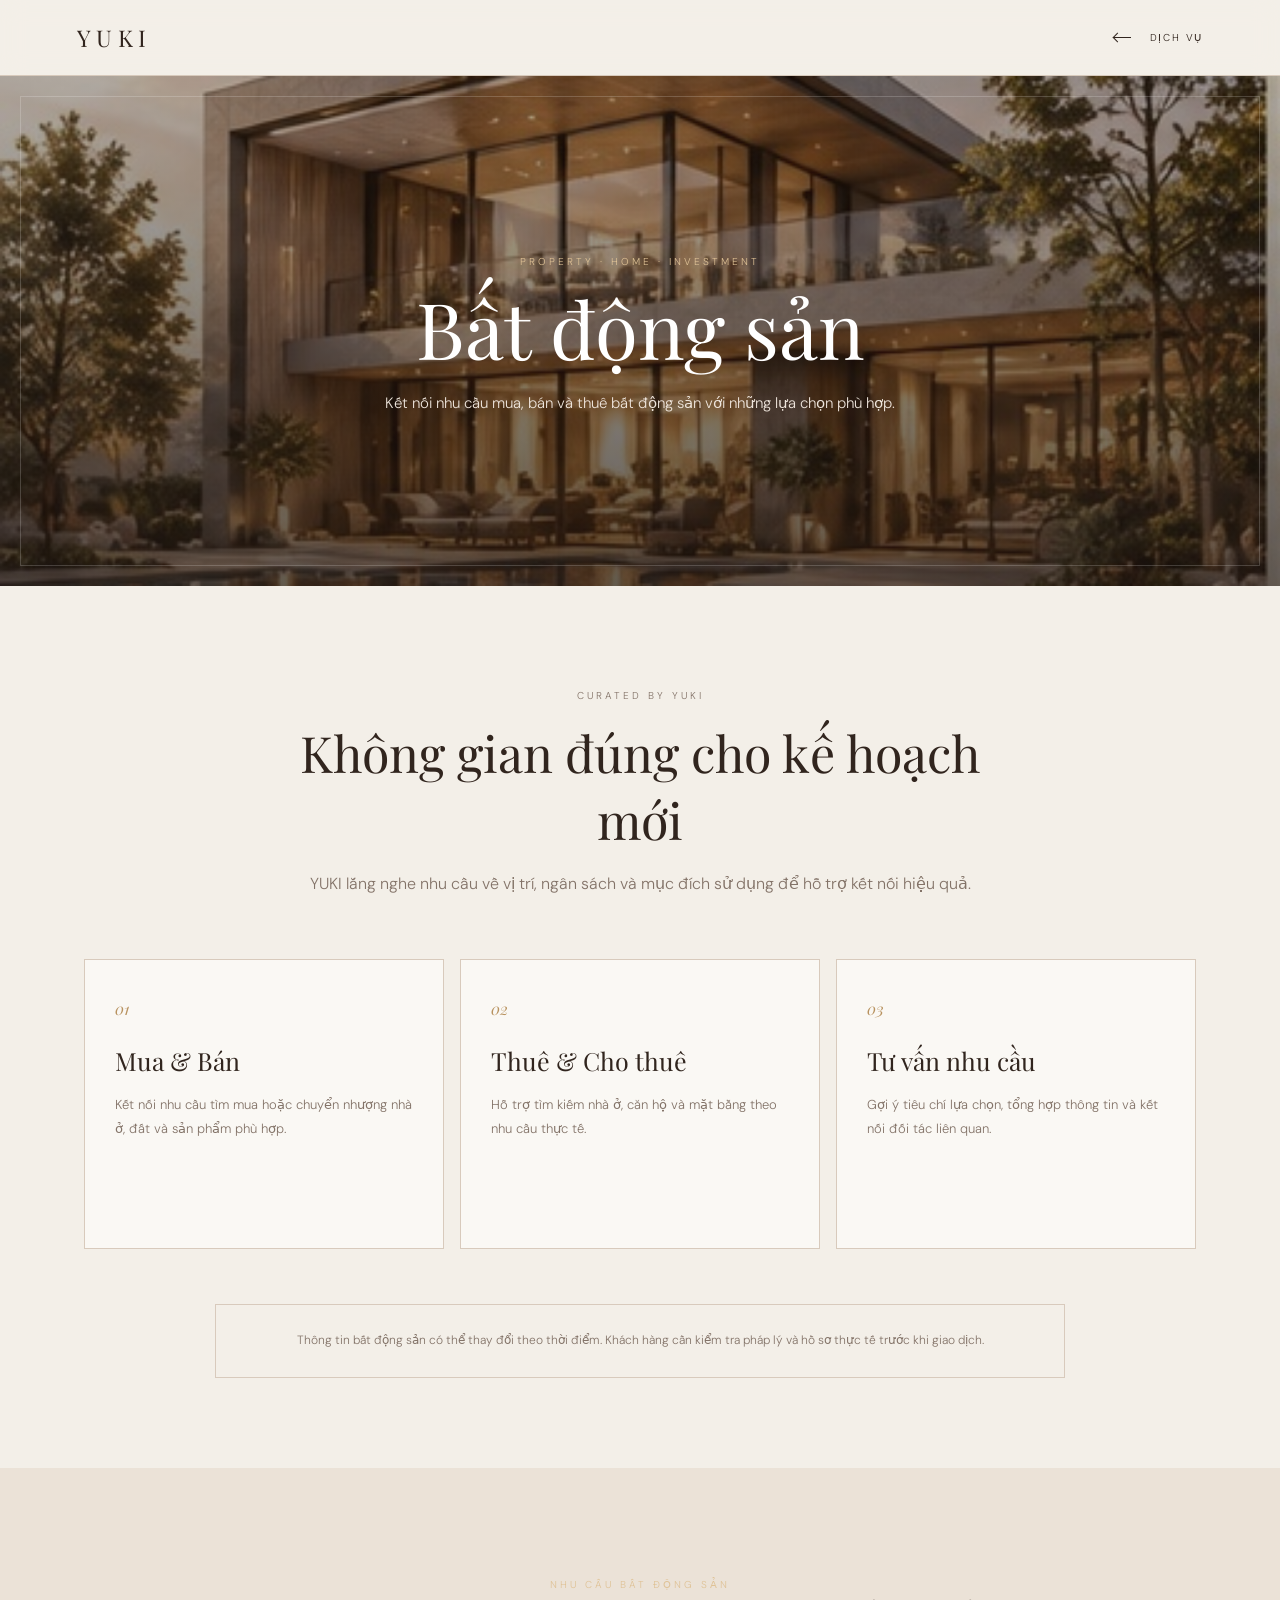
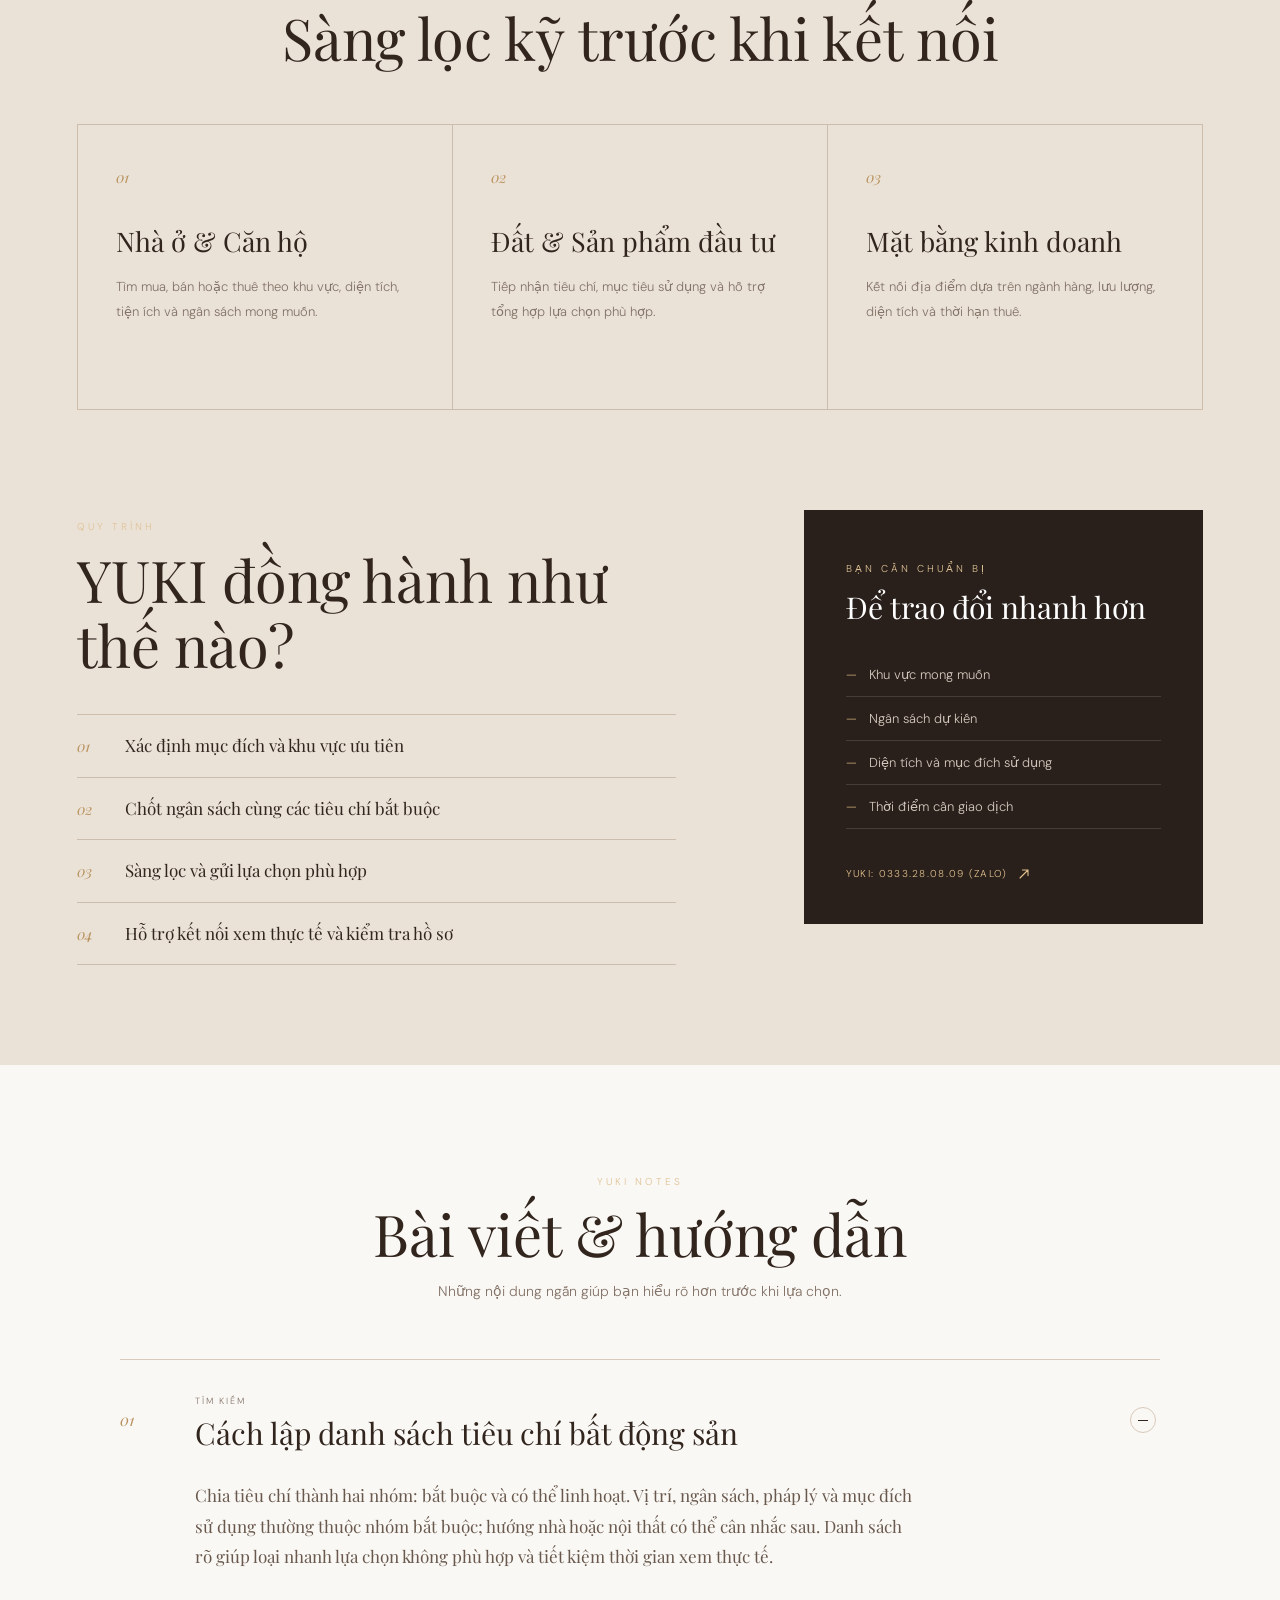
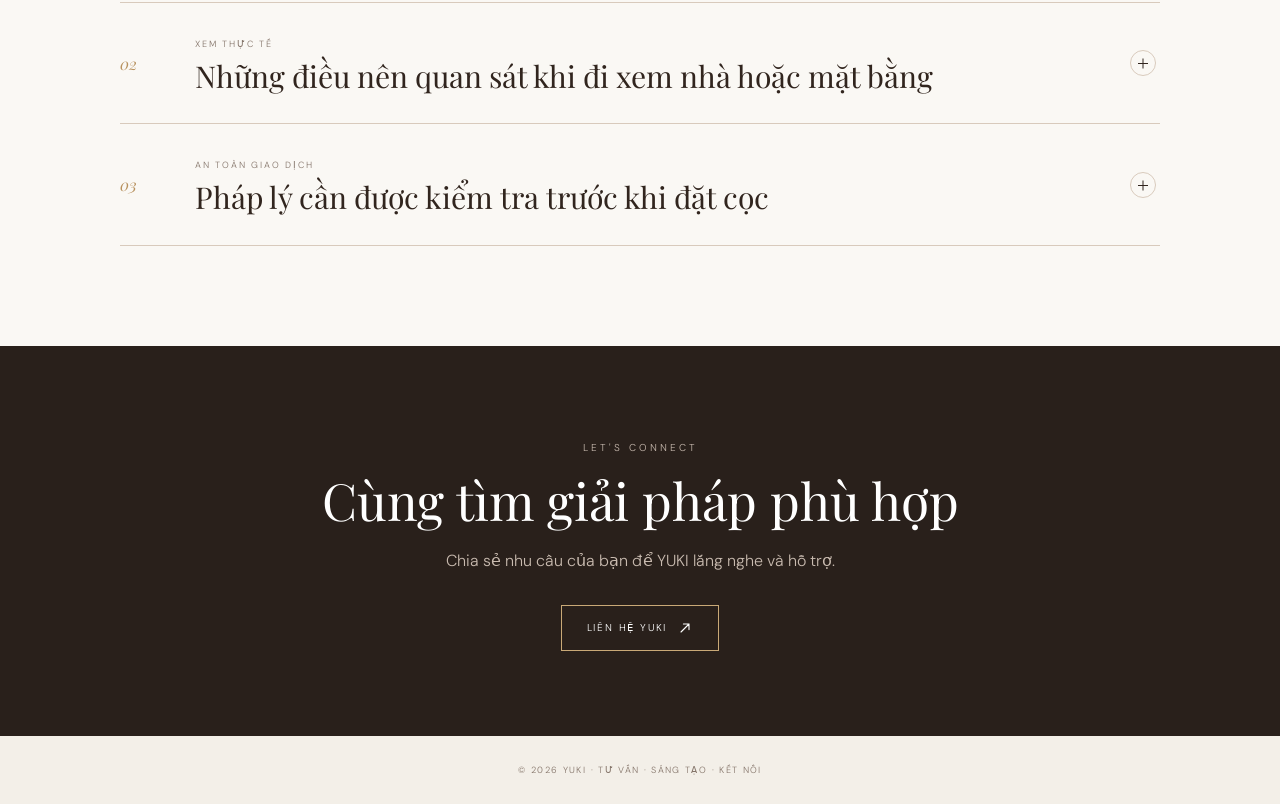
<file: batdongsan.html>
<!doctype html>
<html lang="vi"><head><meta charset="utf-8"><meta name="viewport" content="width=device-width,initial-scale=1"><meta name="description" content="Kết nối nhu cầu mua, bán và thuê bất động sản với những lựa chọn phù hợp."><title>YUKI — Bất động sản</title><link rel="preconnect" href="https://fonts.googleapis.com"><link rel="preconnect" href="https://fonts.gstatic.com" crossorigin><link href="https://fonts.googleapis.com/css2?family=DM+Sans:wght@300;400;500&family=Playfair+Display:ital,wght@0,400;0,500;1,400&display=swap" rel="stylesheet"><link rel="stylesheet" href="detail.css"></head>
<body><header class="topbar"><a class="brand" href="index.html">YUKI</a><a class="back" href="index.html#services"><span class="icon-back" aria-hidden="true"></span>Dịch vụ</a></header>
<main><section class="detail-hero" style="--image:url('images/bat-dong-san.jpg')"><div><p>PROPERTY · HOME · INVESTMENT</p><h1>Bất động sản</h1><p class="lead">Kết nối nhu cầu mua, bán và thuê bất động sản với những lựa chọn phù hợp.</p></div></section>
<section class="detail-main"><div class="detail-intro"><p class="kicker">CURATED BY YUKI</p><h2>Không gian đúng cho kế hoạch mới</h2><p>YUKI lắng nghe nhu cầu về vị trí, ngân sách và mục đích sử dụng để hỗ trợ kết nối hiệu quả.</p></div><div class="detail-grid"><article class="detail-card"><span>01</span><h3>Mua & Bán</h3><p>Kết nối nhu cầu tìm mua hoặc chuyển nhượng nhà ở, đất và sản phẩm phù hợp.</p></article><article class="detail-card"><span>02</span><h3>Thuê & Cho thuê</h3><p>Hỗ trợ tìm kiếm nhà ở, căn hộ và mặt bằng theo nhu cầu thực tế.</p></article><article class="detail-card"><span>03</span><h3>Tư vấn nhu cầu</h3><p>Gợi ý tiêu chí lựa chọn, tổng hợp thông tin và kết nối đối tác liên quan.</p></article></div><div class="notice">Thông tin bất động sản có thể thay đổi theo thời điểm. Khách hàng cần kiểm tra pháp lý và hồ sơ thực tế trước khi giao dịch.</div></section>
<section class="detail-expanded"><div class="expanded-head"><p class="kicker">NHU CẦU BẤT ĐỘNG SẢN</p><h2>Sàng lọc kỹ trước khi kết nối</h2></div><div class="expanded-grid"><article><span>01</span><h3>Nhà ở & Căn hộ</h3><p>Tìm mua, bán hoặc thuê theo khu vực, diện tích, tiện ích và ngân sách mong muốn.</p></article><article><span>02</span><h3>Đất & Sản phẩm đầu tư</h3><p>Tiếp nhận tiêu chí, mục tiêu sử dụng và hỗ trợ tổng hợp lựa chọn phù hợp.</p></article><article><span>03</span><h3>Mặt bằng kinh doanh</h3><p>Kết nối địa điểm dựa trên ngành hàng, lưu lượng, diện tích và thời hạn thuê.</p></article></div><div class="detail-split"><div><p class="kicker">QUY TRÌNH</p><h2>YUKI đồng hành như thế nào?</h2><ol><li><span>01</span><p>Xác định mục đích và khu vực ưu tiên</p></li><li><span>02</span><p>Chốt ngân sách cùng các tiêu chí bắt buộc</p></li><li><span>03</span><p>Sàng lọc và gửi lựa chọn phù hợp</p></li><li><span>04</span><p>Hỗ trợ kết nối xem thực tế và kiểm tra hồ sơ</p></li></ol></div><aside><p class="kicker">BẠN CẦN CHUẨN BỊ</p><h3>Để trao đổi nhanh hơn</h3><ul><li>Khu vực mong muốn</li><li>Ngân sách dự kiến</li><li>Diện tích và mục đích sử dụng</li><li>Thời điểm cần giao dịch</li></ul><a class="mini-contact" href="https://zalo.me/0333280809" target="_blank" rel="noreferrer">YuKi: 0333.28.08.09 (Zalo) <svg class="icon-arrow" viewBox="0 0 20 20" aria-hidden="true"><path d="M5 15 15 5M8 5h7v7"/></svg></a></aside></div></section><section class="article-library"><div class="article-heading"><p class="kicker">YUKI NOTES</p><h2>Bài viết &amp; hướng dẫn</h2><p>Những nội dung ngắn giúp bạn hiểu rõ hơn trước khi lựa chọn.</p></div><div class="article-list"><details open><summary><span>01</span><div><small>Tìm kiếm</small><h3>Cách lập danh sách tiêu chí bất động sản</h3></div><b aria-hidden="true"></b></summary><div class="article-body"><p>Chia tiêu chí thành hai nhóm: bắt buộc và có thể linh hoạt. Vị trí, ngân sách, pháp lý và mục đích sử dụng thường thuộc nhóm bắt buộc; hướng nhà hoặc nội thất có thể cân nhắc sau. Danh sách rõ giúp loại nhanh lựa chọn không phù hợp và tiết kiệm thời gian xem thực tế.</p></div></details><details><summary><span>02</span><div><small>Xem thực tế</small><h3>Những điều nên quan sát khi đi xem nhà hoặc mặt bằng</h3></div><b aria-hidden="true"></b></summary><div class="article-body"><p>Hãy xem vào nhiều thời điểm nếu có thể để đánh giá ánh sáng, tiếng ồn, giao thông và hoạt động xung quanh. Kiểm tra hiện trạng, lối tiếp cận, hệ thống điện nước cùng các khoản phí. Chụp lại thông tin quan trọng để so sánh khách quan sau khi đã xem nhiều nơi.</p></div></details><details><summary><span>03</span><div><small>An toàn giao dịch</small><h3>Pháp lý cần được kiểm tra trước khi đặt cọc</h3></div><b aria-hidden="true"></b></summary><div class="article-body"><p>Thông tin người sở hữu, giấy tờ tài sản, quy hoạch, nghĩa vụ tài chính và điều kiện giao dịch cần được xác minh bằng hồ sơ thực tế. Không nên chuyển tiền chỉ dựa trên hình ảnh hoặc lời giới thiệu. Với giao dịch giá trị lớn, hãy sử dụng hỗ trợ chuyên môn phù hợp.</p></div></details></div></section><section class="detail-cta"><p class="kicker">LET'S CONNECT</p><h2>Cùng tìm giải pháp phù hợp</h2><p>Chia sẻ nhu cầu của bạn để YUKI lắng nghe và hỗ trợ.</p><a class="button" href="lienhe.html">Liên hệ YUKI <svg class="icon-arrow" viewBox="0 0 20 20" aria-hidden="true"><path d="M5 15 15 5M8 5h7v7"/></svg></a></section></main><footer>© 2026 YUKI · TƯ VẤN · SÁNG TẠO · KẾT NỐI</footer></body></html>
</file>
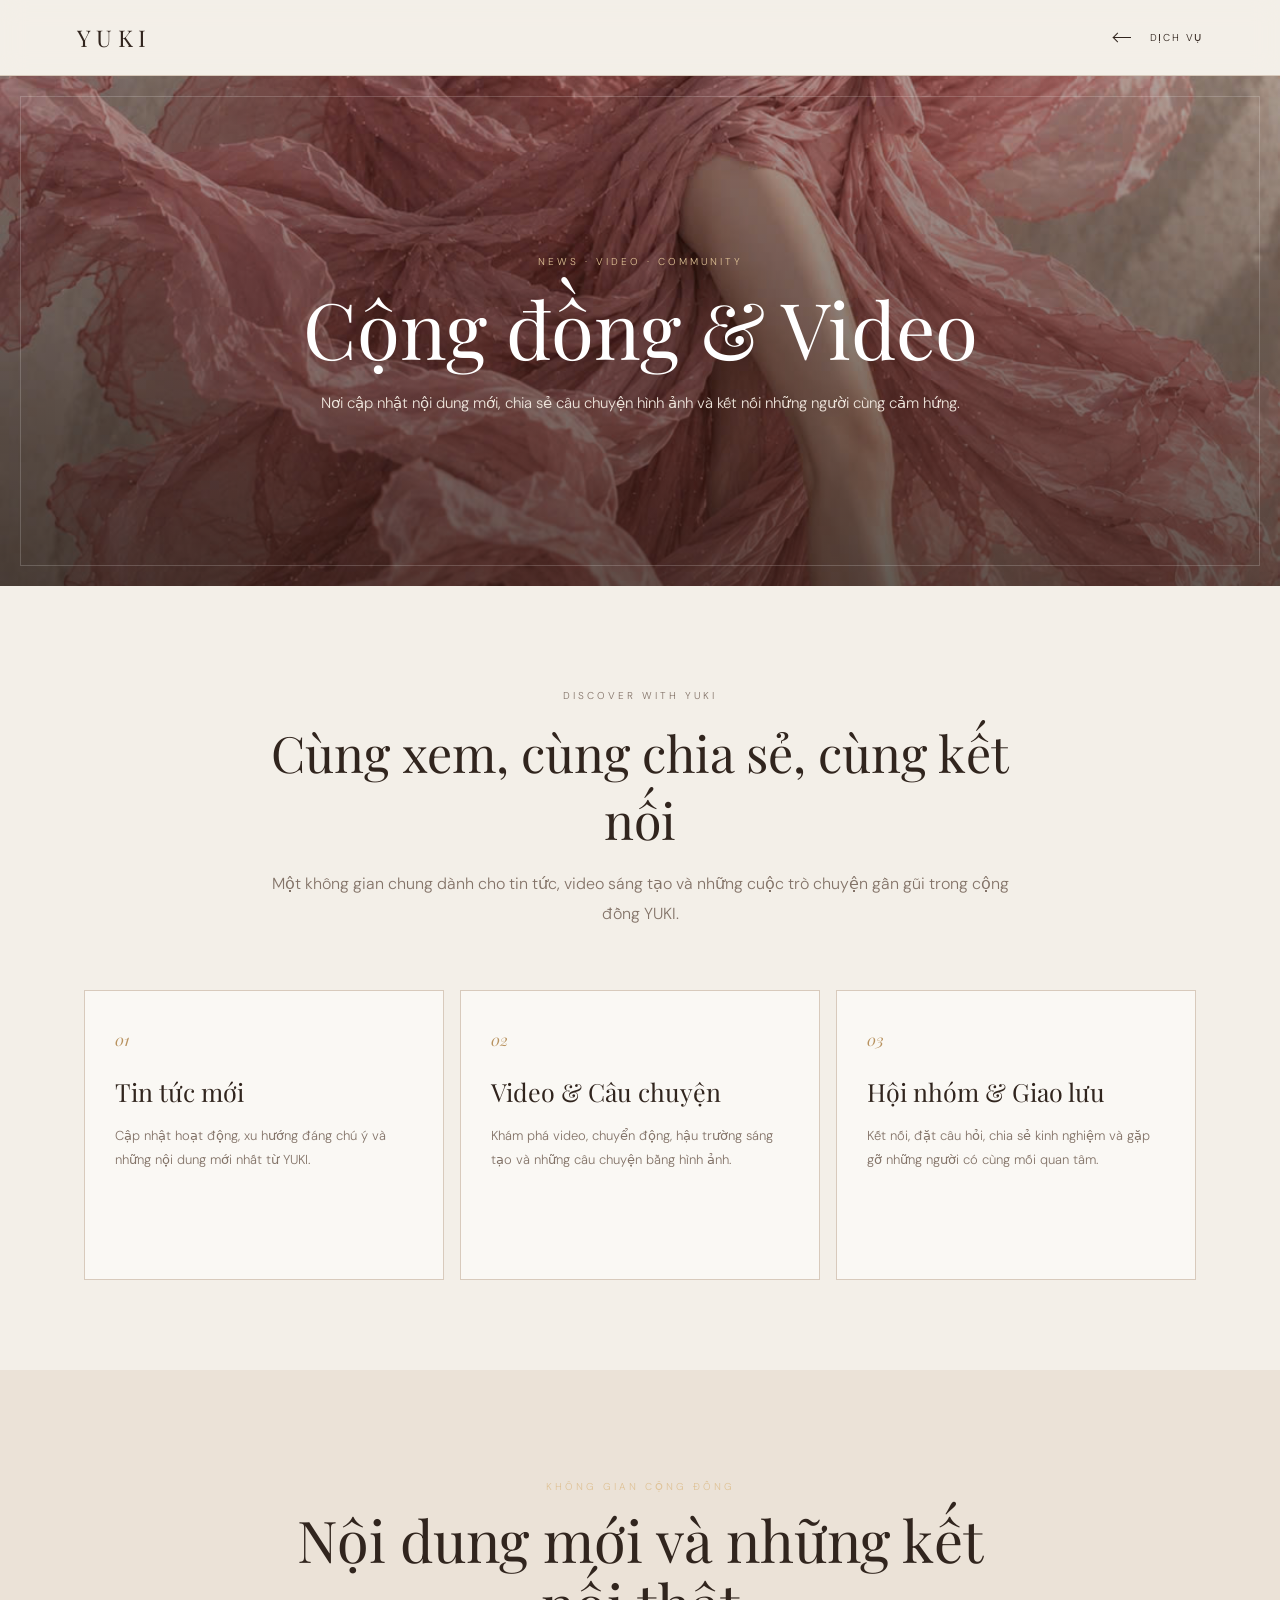
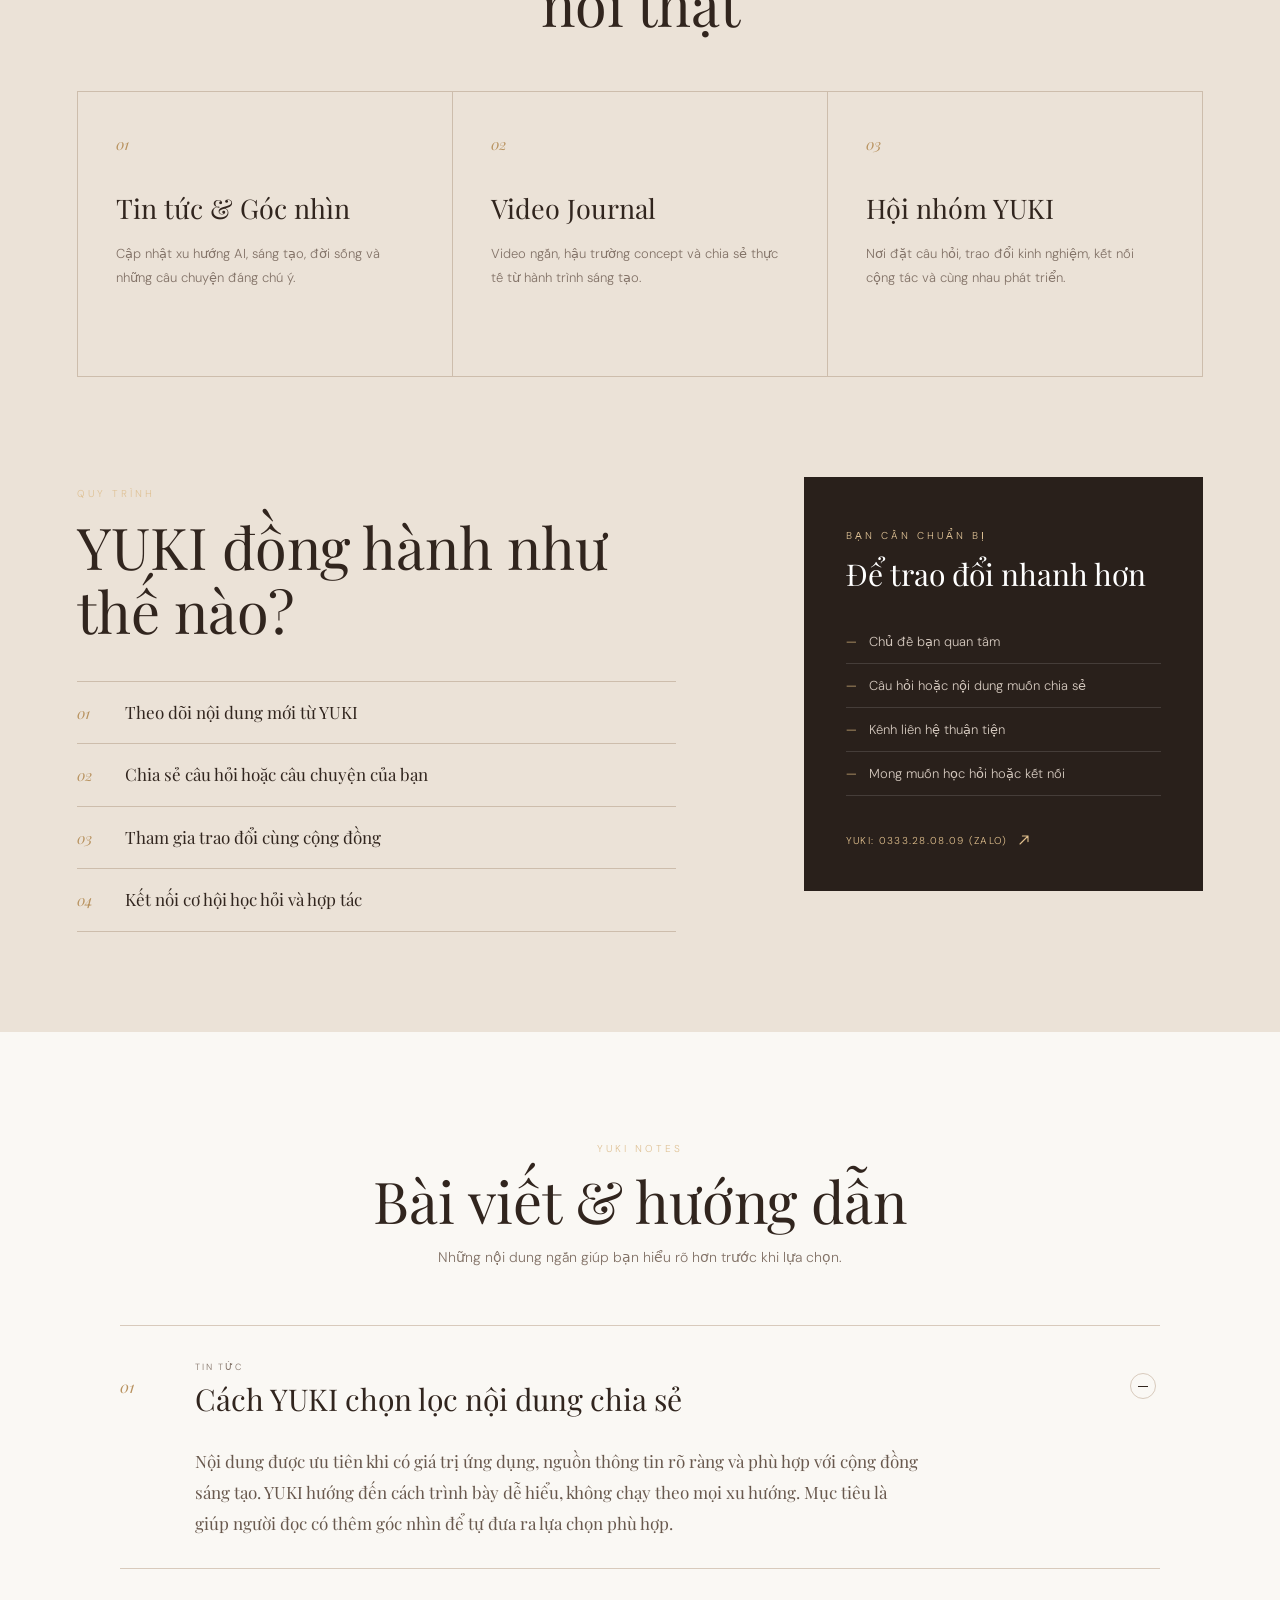
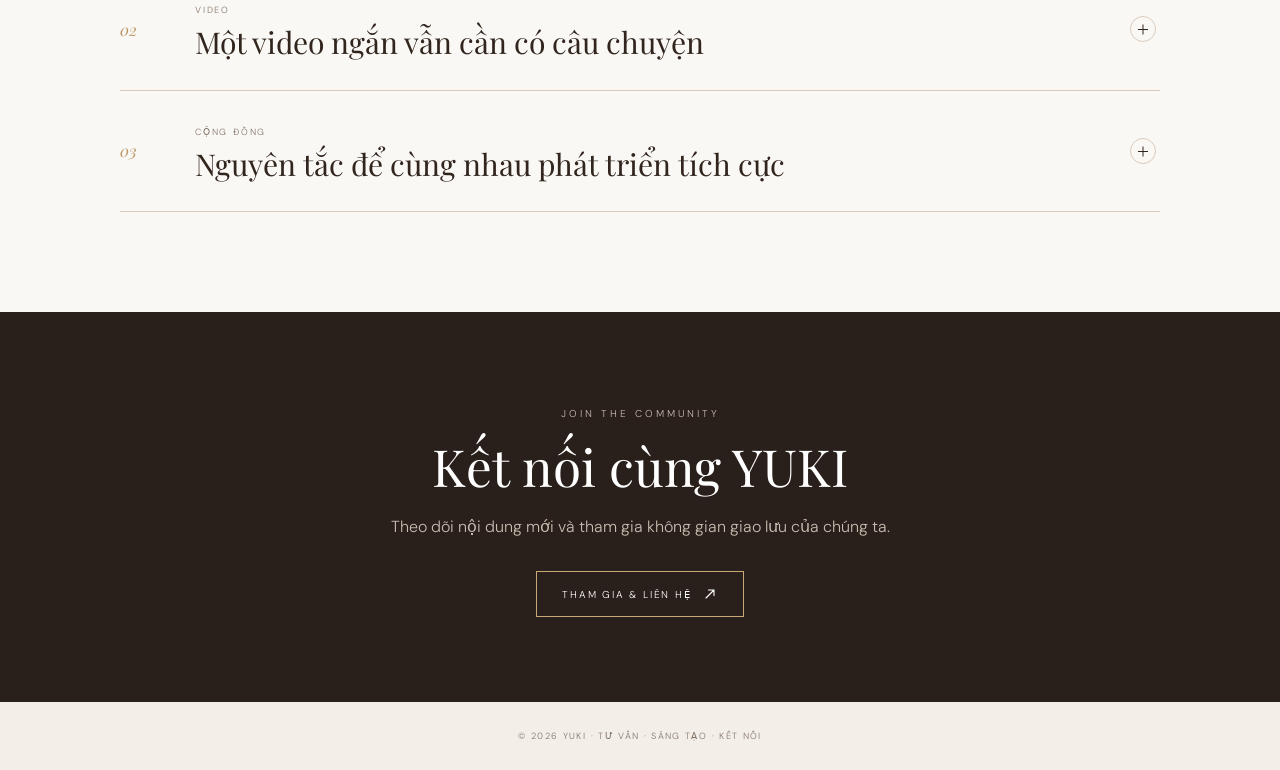
<file: congdong.html>
<!doctype html>
<html lang="vi">
<head>
  <meta charset="utf-8">
  <meta name="viewport" content="width=device-width,initial-scale=1">
  <meta name="description" content="Tin tức, video và không gian giao lưu cùng cộng đồng YUKI.">
  <title>YUKI — Cộng đồng & Video</title>
  <link rel="preconnect" href="https://fonts.googleapis.com">
  <link rel="preconnect" href="https://fonts.gstatic.com" crossorigin>
  <link href="https://fonts.googleapis.com/css2?family=DM+Sans:wght@300;400;500&family=Playfair+Display:ital,wght@0,400;0,500;1,400&display=swap" rel="stylesheet">
  <link rel="stylesheet" href="detail.css">
</head>
<body>
  <header class="topbar"><a class="brand" href="index.html">YUKI</a><a class="back" href="index.html#services"><span class="icon-back" aria-hidden="true"></span>Dịch vụ</a></header>
  <main>
    <section class="detail-hero" style="--image:url('anhmoi4.jpg')">
      <div><p>NEWS · VIDEO · COMMUNITY</p><h1>Cộng đồng & Video</h1><p class="lead">Nơi cập nhật nội dung mới, chia sẻ câu chuyện hình ảnh và kết nối những người cùng cảm hứng.</p></div>
    </section>
    <section class="detail-main">
      <div class="detail-intro"><p class="kicker">DISCOVER WITH YUKI</p><h2>Cùng xem, cùng chia sẻ, cùng kết nối</h2><p>Một không gian chung dành cho tin tức, video sáng tạo và những cuộc trò chuyện gần gũi trong cộng đồng YUKI.</p></div>
      <div class="detail-grid">
        <article class="detail-card"><span>01</span><h3>Tin tức mới</h3><p>Cập nhật hoạt động, xu hướng đáng chú ý và những nội dung mới nhất từ YUKI.</p></article>
        <article class="detail-card"><span>02</span><h3>Video & Câu chuyện</h3><p>Khám phá video, chuyển động, hậu trường sáng tạo và những câu chuyện bằng hình ảnh.</p></article>
        <article class="detail-card"><span>03</span><h3>Hội nhóm & Giao lưu</h3><p>Kết nối, đặt câu hỏi, chia sẻ kinh nghiệm và gặp gỡ những người có cùng mối quan tâm.</p></article>
      </div>
    </section>
    <section class="detail-expanded"><div class="expanded-head"><p class="kicker">KHÔNG GIAN CỘNG ĐỒNG</p><h2>Nội dung mới và những kết nối thật</h2></div><div class="expanded-grid"><article><span>01</span><h3>Tin tức & Góc nhìn</h3><p>Cập nhật xu hướng AI, sáng tạo, đời sống và những câu chuyện đáng chú ý.</p></article><article><span>02</span><h3>Video Journal</h3><p>Video ngắn, hậu trường concept và chia sẻ thực tế từ hành trình sáng tạo.</p></article><article><span>03</span><h3>Hội nhóm YUKI</h3><p>Nơi đặt câu hỏi, trao đổi kinh nghiệm, kết nối cộng tác và cùng nhau phát triển.</p></article></div><div class="detail-split"><div><p class="kicker">QUY TRÌNH</p><h2>YUKI đồng hành như thế nào?</h2><ol><li><span>01</span><p>Theo dõi nội dung mới từ YUKI</p></li><li><span>02</span><p>Chia sẻ câu hỏi hoặc câu chuyện của bạn</p></li><li><span>03</span><p>Tham gia trao đổi cùng cộng đồng</p></li><li><span>04</span><p>Kết nối cơ hội học hỏi và hợp tác</p></li></ol></div><aside><p class="kicker">BẠN CẦN CHUẨN BỊ</p><h3>Để trao đổi nhanh hơn</h3><ul><li>Chủ đề bạn quan tâm</li><li>Câu hỏi hoặc nội dung muốn chia sẻ</li><li>Kênh liên hệ thuận tiện</li><li>Mong muốn học hỏi hoặc kết nối</li></ul><a class="mini-contact" href="https://zalo.me/0333280809" target="_blank" rel="noreferrer">YuKi: 0333.28.08.09 (Zalo) <svg class="icon-arrow" viewBox="0 0 20 20" aria-hidden="true"><path d="M5 15 15 5M8 5h7v7"/></svg></a></aside></div></section><section class="article-library"><div class="article-heading"><p class="kicker">YUKI NOTES</p><h2>Bài viết &amp; hướng dẫn</h2><p>Những nội dung ngắn giúp bạn hiểu rõ hơn trước khi lựa chọn.</p></div><div class="article-list"><details open><summary><span>01</span><div><small>Tin tức</small><h3>Cách YUKI chọn lọc nội dung chia sẻ</h3></div><b aria-hidden="true"></b></summary><div class="article-body"><p>Nội dung được ưu tiên khi có giá trị ứng dụng, nguồn thông tin rõ ràng và phù hợp với cộng đồng sáng tạo. YUKI hướng đến cách trình bày dễ hiểu, không chạy theo mọi xu hướng. Mục tiêu là giúp người đọc có thêm góc nhìn để tự đưa ra lựa chọn phù hợp.</p></div></details><details><summary><span>02</span><div><small>Video</small><h3>Một video ngắn vẫn cần có câu chuyện</h3></div><b aria-hidden="true"></b></summary><div class="article-body"><p>Video hiệu quả thường có mở đầu rõ, một ý chính và kết thúc có điểm nhớ. Hình ảnh đẹp chỉ là một phần; nhịp dựng, âm thanh và cảm xúc cần cùng phục vụ thông điệp. Trước khi quay, hãy viết một câu mô tả điều người xem nên cảm nhận sau khi xem xong.</p></div></details><details><summary><span>03</span><div><small>Cộng đồng</small><h3>Nguyên tắc để cùng nhau phát triển tích cực</h3></div><b aria-hidden="true"></b></summary><div class="article-body"><p>Hãy chia sẻ trải nghiệm thật, tôn trọng khác biệt và góp ý vào vấn đề thay vì công kích cá nhân. Không đăng thông tin riêng tư hoặc nội dung chưa được kiểm chứng. Một cộng đồng có giá trị được xây dựng từ những cuộc trao đổi tử tế và tinh thần cùng học hỏi.</p></div></details></div></section><section class="detail-cta"><p class="kicker">JOIN THE COMMUNITY</p><h2>Kết nối cùng YUKI</h2><p>Theo dõi nội dung mới và tham gia không gian giao lưu của chúng ta.</p><a class="button" href="lienhe.html">Tham gia & Liên hệ <svg class="icon-arrow" viewBox="0 0 20 20" aria-hidden="true"><path d="M5 15 15 5M8 5h7v7"/></svg></a></section>
  </main>
  <footer>© 2026 YUKI · TƯ VẤN · SÁNG TẠO · KẾT NỐI</footer>
</body>
</html>
</file>
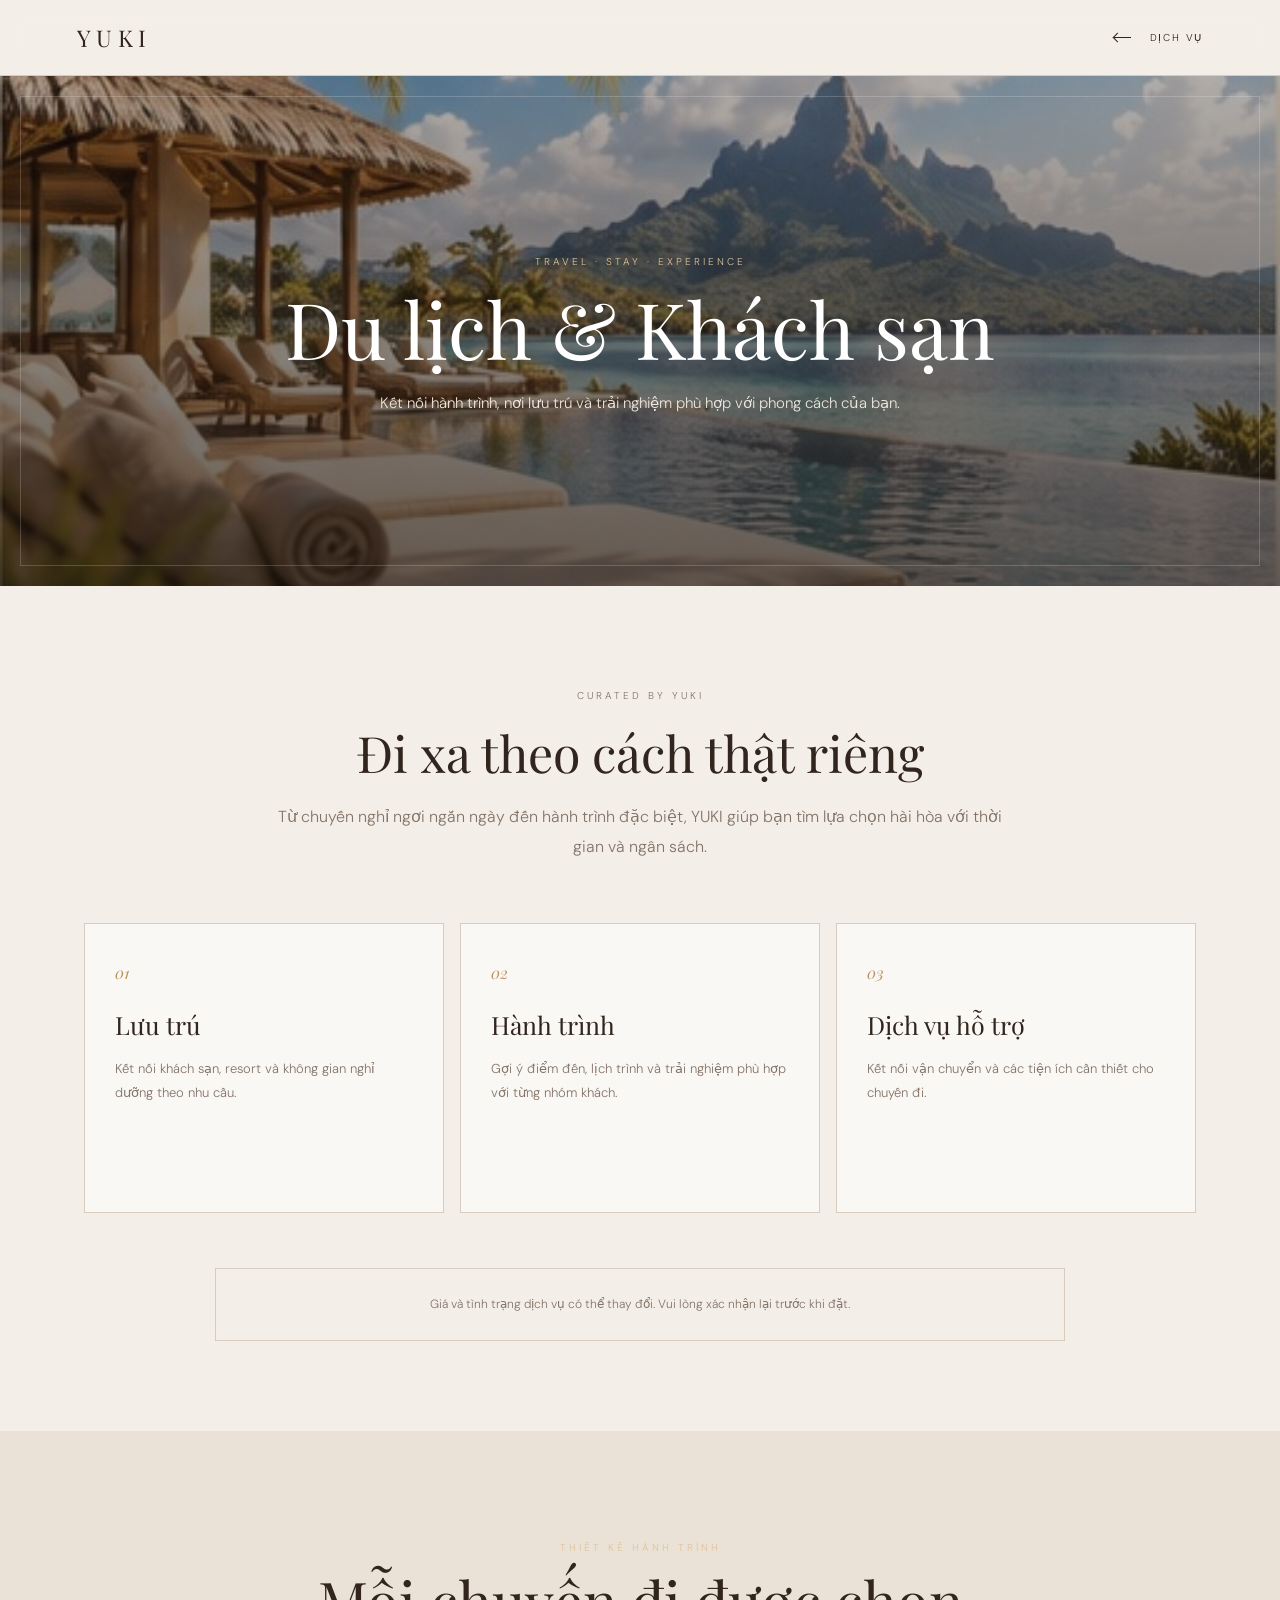
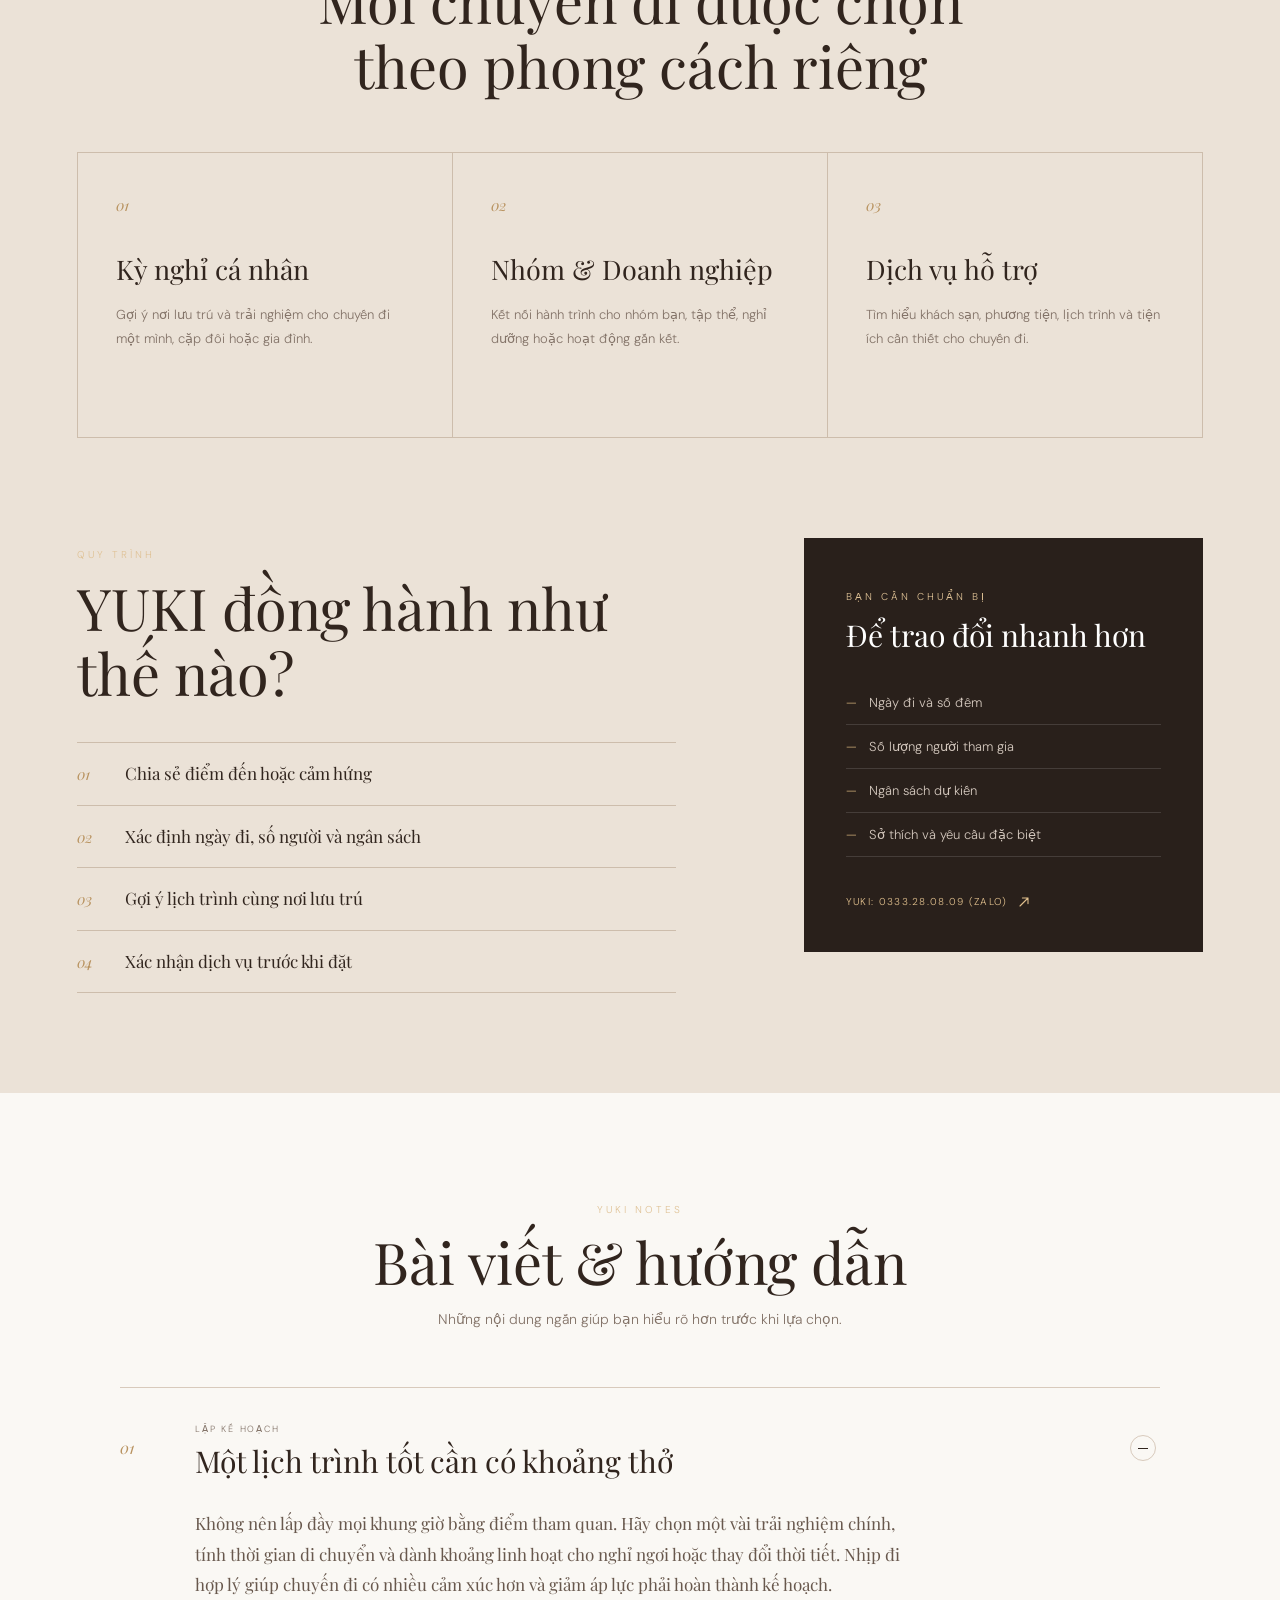
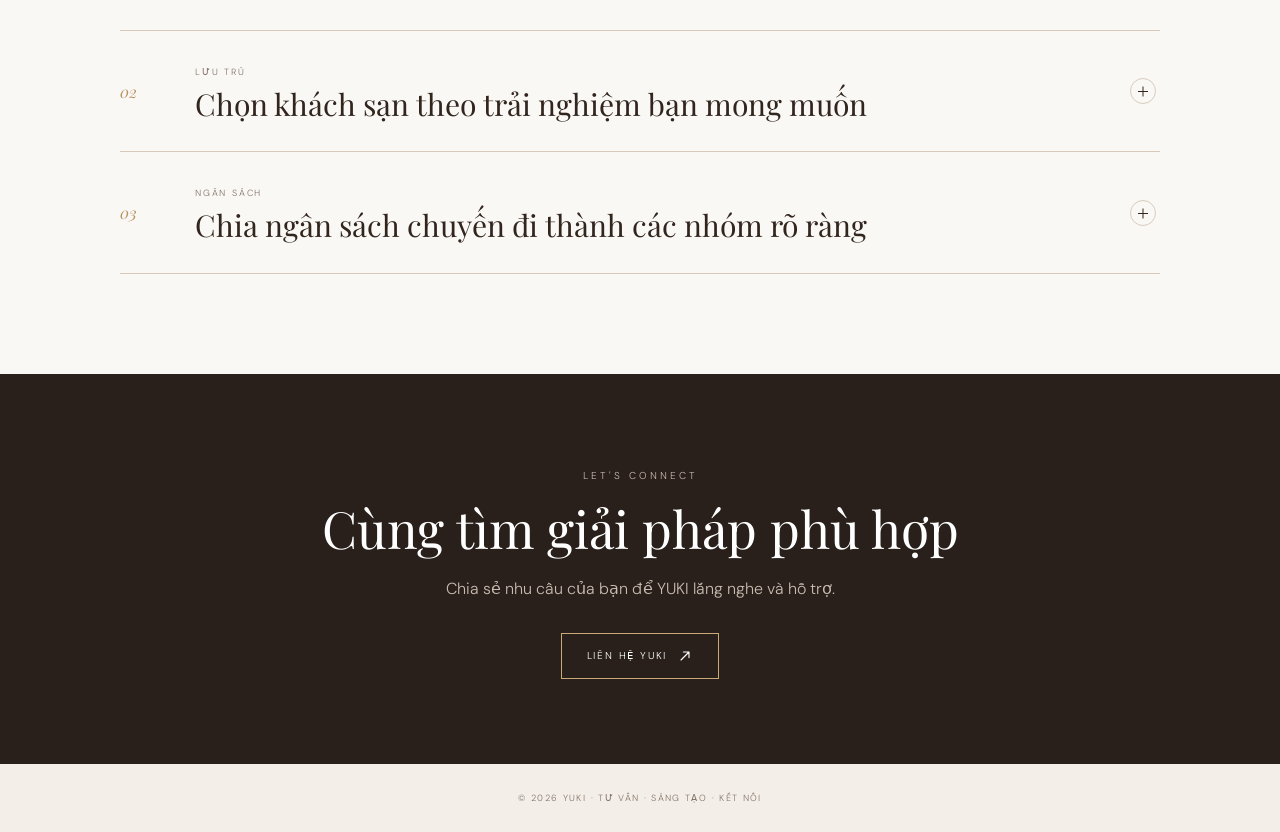
<file: dulich.html>
<!doctype html>
<html lang="vi"><head><meta charset="utf-8"><meta name="viewport" content="width=device-width,initial-scale=1"><meta name="description" content="Kết nối hành trình, nơi lưu trú và trải nghiệm phù hợp với phong cách của bạn."><title>YUKI — Du lịch & Khách sạn</title><link rel="preconnect" href="https://fonts.googleapis.com"><link rel="preconnect" href="https://fonts.gstatic.com" crossorigin><link href="https://fonts.googleapis.com/css2?family=DM+Sans:wght@300;400;500&family=Playfair+Display:ital,wght@0,400;0,500;1,400&display=swap" rel="stylesheet"><link rel="stylesheet" href="detail.css"></head>
<body><header class="topbar"><a class="brand" href="index.html">YUKI</a><a class="back" href="index.html#services"><span class="icon-back" aria-hidden="true"></span>Dịch vụ</a></header>
<main><section class="detail-hero" style="--image:url('images/du-lich.jpg')"><div><p>TRAVEL · STAY · EXPERIENCE</p><h1>Du lịch & Khách sạn</h1><p class="lead">Kết nối hành trình, nơi lưu trú và trải nghiệm phù hợp với phong cách của bạn.</p></div></section>
<section class="detail-main"><div class="detail-intro"><p class="kicker">CURATED BY YUKI</p><h2>Đi xa theo cách thật riêng</h2><p>Từ chuyến nghỉ ngơi ngắn ngày đến hành trình đặc biệt, YUKI giúp bạn tìm lựa chọn hài hòa với thời gian và ngân sách.</p></div><div class="detail-grid"><article class="detail-card"><span>01</span><h3>Lưu trú</h3><p>Kết nối khách sạn, resort và không gian nghỉ dưỡng theo nhu cầu.</p></article><article class="detail-card"><span>02</span><h3>Hành trình</h3><p>Gợi ý điểm đến, lịch trình và trải nghiệm phù hợp với từng nhóm khách.</p></article><article class="detail-card"><span>03</span><h3>Dịch vụ hỗ trợ</h3><p>Kết nối vận chuyển và các tiện ích cần thiết cho chuyến đi.</p></article></div><div class="notice">Giá và tình trạng dịch vụ có thể thay đổi. Vui lòng xác nhận lại trước khi đặt.</div></section>
<section class="detail-expanded"><div class="expanded-head"><p class="kicker">THIẾT KẾ HÀNH TRÌNH</p><h2>Mỗi chuyến đi được chọn theo phong cách riêng</h2></div><div class="expanded-grid"><article><span>01</span><h3>Kỳ nghỉ cá nhân</h3><p>Gợi ý nơi lưu trú và trải nghiệm cho chuyến đi một mình, cặp đôi hoặc gia đình.</p></article><article><span>02</span><h3>Nhóm & Doanh nghiệp</h3><p>Kết nối hành trình cho nhóm bạn, tập thể, nghỉ dưỡng hoặc hoạt động gắn kết.</p></article><article><span>03</span><h3>Dịch vụ hỗ trợ</h3><p>Tìm hiểu khách sạn, phương tiện, lịch trình và tiện ích cần thiết cho chuyến đi.</p></article></div><div class="detail-split"><div><p class="kicker">QUY TRÌNH</p><h2>YUKI đồng hành như thế nào?</h2><ol><li><span>01</span><p>Chia sẻ điểm đến hoặc cảm hứng</p></li><li><span>02</span><p>Xác định ngày đi, số người và ngân sách</p></li><li><span>03</span><p>Gợi ý lịch trình cùng nơi lưu trú</p></li><li><span>04</span><p>Xác nhận dịch vụ trước khi đặt</p></li></ol></div><aside><p class="kicker">BẠN CẦN CHUẨN BỊ</p><h3>Để trao đổi nhanh hơn</h3><ul><li>Ngày đi và số đêm</li><li>Số lượng người tham gia</li><li>Ngân sách dự kiến</li><li>Sở thích và yêu cầu đặc biệt</li></ul><a class="mini-contact" href="https://zalo.me/0333280809" target="_blank" rel="noreferrer">YuKi: 0333.28.08.09 (Zalo) <svg class="icon-arrow" viewBox="0 0 20 20" aria-hidden="true"><path d="M5 15 15 5M8 5h7v7"/></svg></a></aside></div></section><section class="article-library"><div class="article-heading"><p class="kicker">YUKI NOTES</p><h2>Bài viết &amp; hướng dẫn</h2><p>Những nội dung ngắn giúp bạn hiểu rõ hơn trước khi lựa chọn.</p></div><div class="article-list"><details open><summary><span>01</span><div><small>Lập kế hoạch</small><h3>Một lịch trình tốt cần có khoảng thở</h3></div><b aria-hidden="true"></b></summary><div class="article-body"><p>Không nên lấp đầy mọi khung giờ bằng điểm tham quan. Hãy chọn một vài trải nghiệm chính, tính thời gian di chuyển và dành khoảng linh hoạt cho nghỉ ngơi hoặc thay đổi thời tiết. Nhịp đi hợp lý giúp chuyến đi có nhiều cảm xúc hơn và giảm áp lực phải hoàn thành kế hoạch.</p></div></details><details><summary><span>02</span><div><small>Lưu trú</small><h3>Chọn khách sạn theo trải nghiệm bạn mong muốn</h3></div><b aria-hidden="true"></b></summary><div class="article-body"><p>Vị trí trung tâm thuận tiện khám phá nhưng có thể ồn và chi phí cao. Khu vực xa hơn thường yên tĩnh, đổi lại cần tính thời gian di chuyển. Hãy xem chính sách nhận trả phòng, tiện ích thực sự cần dùng và đánh giá gần đây trước khi đặt.</p></div></details><details><summary><span>03</span><div><small>Ngân sách</small><h3>Chia ngân sách chuyến đi thành các nhóm rõ ràng</h3></div><b aria-hidden="true"></b></summary><div class="article-body"><p>Tách chi phí di chuyển, lưu trú, ăn uống, trải nghiệm và dự phòng giúp bạn kiểm soát tốt hơn. Ưu tiên đặt sớm những dịch vụ ít linh hoạt, còn hoạt động phụ có thể quyết định tại điểm đến. Luôn xác nhận điều kiện đổi hủy trước khi thanh toán.</p></div></details></div></section><section class="detail-cta"><p class="kicker">LET'S CONNECT</p><h2>Cùng tìm giải pháp phù hợp</h2><p>Chia sẻ nhu cầu của bạn để YUKI lắng nghe và hỗ trợ.</p><a class="button" href="lienhe.html">Liên hệ YUKI <svg class="icon-arrow" viewBox="0 0 20 20" aria-hidden="true"><path d="M5 15 15 5M8 5h7v7"/></svg></a></section></main><footer>© 2026 YUKI · TƯ VẤN · SÁNG TẠO · KẾT NỐI</footer></body></html>
</file>
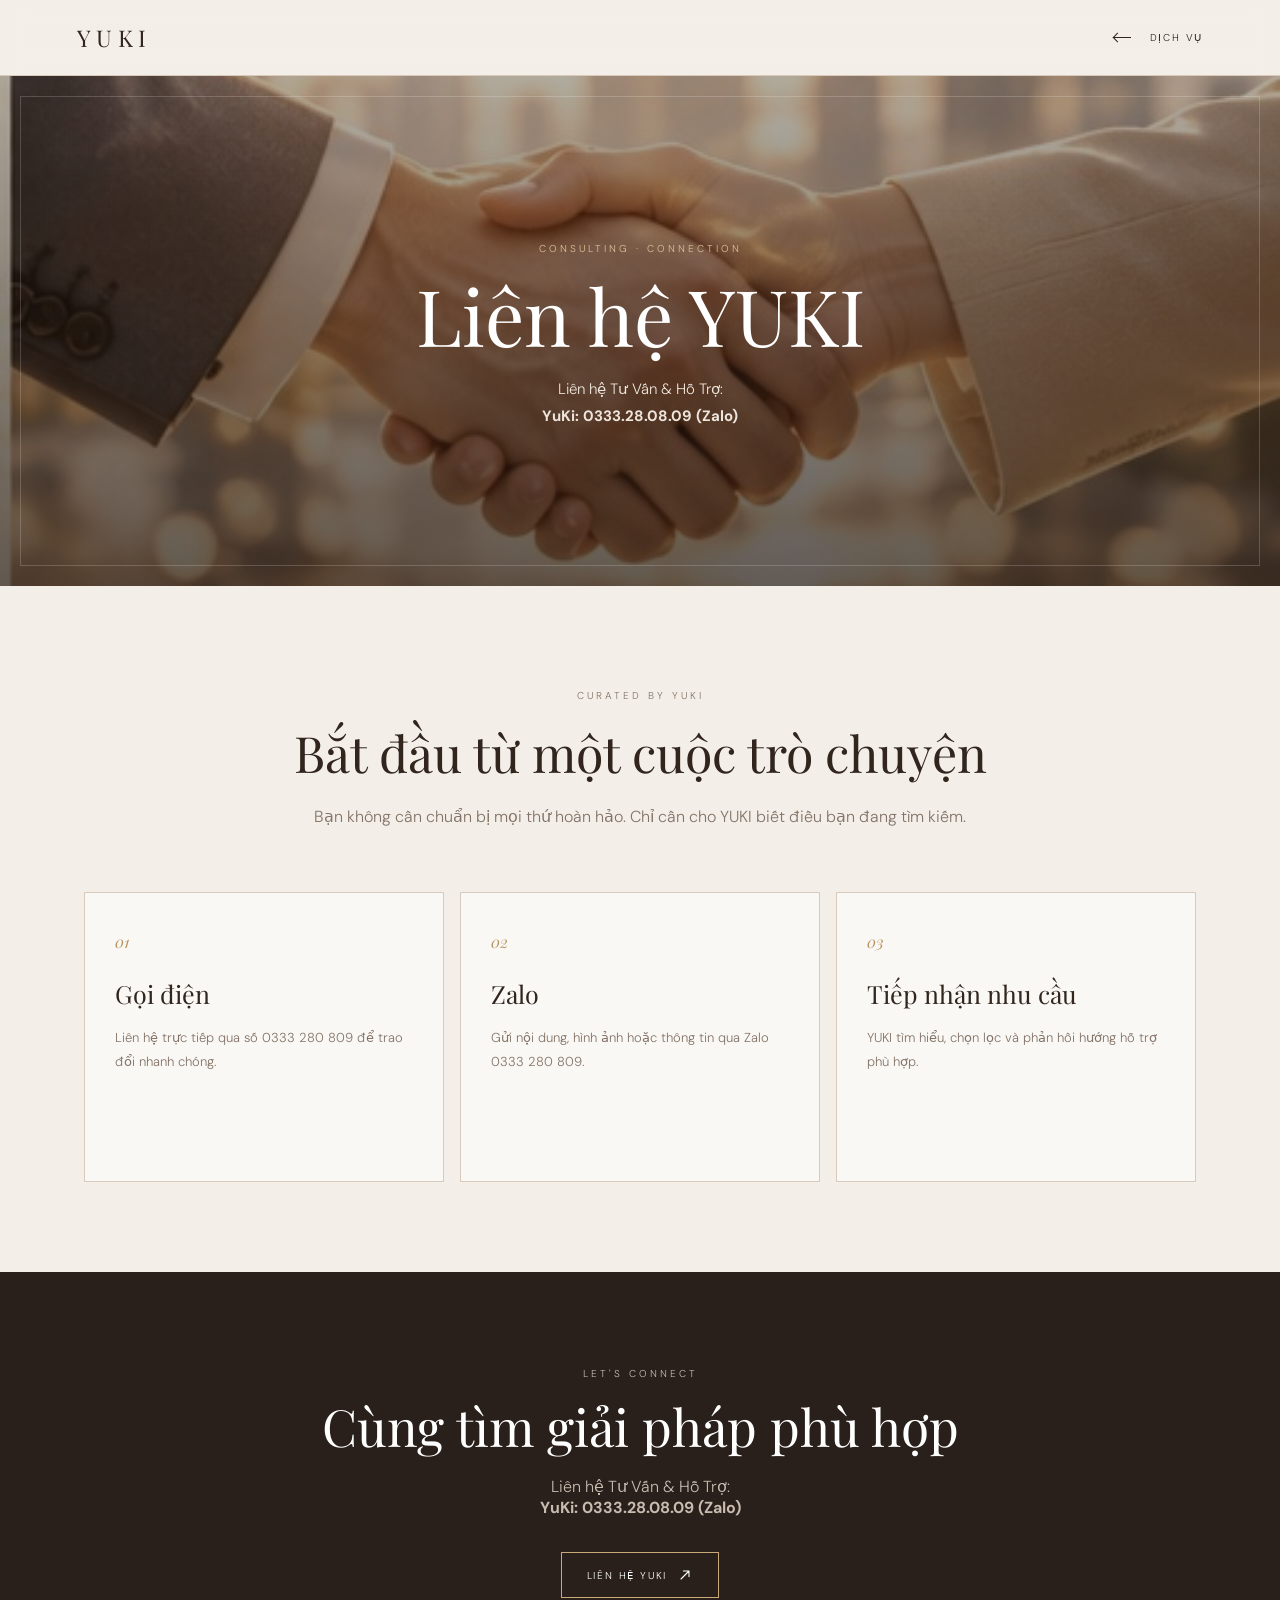
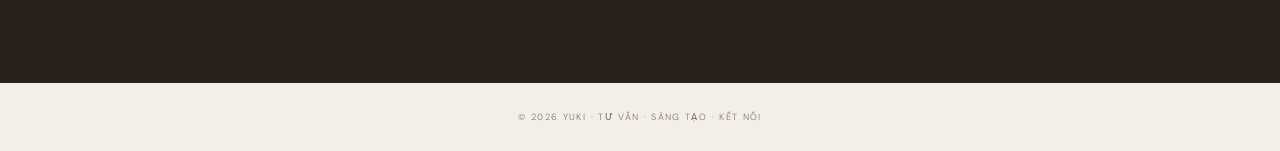
<file: lienhe.html>
<!doctype html>
<html lang="vi"><head><meta charset="utf-8"><meta name="viewport" content="width=device-width,initial-scale=1"><meta name="description" content="Chia sẻ nhu cầu của bạn. YUKI sẽ lắng nghe và hỗ trợ kết nối giải pháp phù hợp."><title>YUKI — Liên hệ YUKI</title><link rel="preconnect" href="https://fonts.googleapis.com"><link rel="preconnect" href="https://fonts.gstatic.com" crossorigin><link href="https://fonts.googleapis.com/css2?family=DM+Sans:wght@300;400;500&family=Playfair+Display:ital,wght@0,400;0,500;1,400&display=swap" rel="stylesheet"><link rel="stylesheet" href="detail.css"></head>
<body><header class="topbar"><a class="brand" href="index.html">YUKI</a><a class="back" href="index.html#services"><span class="icon-back" aria-hidden="true"></span>Dịch vụ</a></header>
<main><section class="detail-hero" style="--image:url('images/lien-he.jpg')"><div><p>CONSULTING · CONNECTION</p><h1>Liên hệ YUKI</h1><p class="lead">Liên hệ Tư Vấn &amp; Hỗ Trợ:<br><strong>YuKi: <a href="https://zalo.me/0333280809">0333.28.08.09 (Zalo)</a></strong></p></div></section>
<section class="detail-main"><div class="detail-intro"><p class="kicker">CURATED BY YUKI</p><h2>Bắt đầu từ một cuộc trò chuyện</h2><p>Bạn không cần chuẩn bị mọi thứ hoàn hảo. Chỉ cần cho YUKI biết điều bạn đang tìm kiếm.</p></div><div class="detail-grid"><article class="detail-card"><span>01</span><h3>Gọi điện</h3><p>Liên hệ trực tiếp qua số 0333 280 809 để trao đổi nhanh chóng.</p></article><article class="detail-card"><span>02</span><h3>Zalo</h3><p>Gửi nội dung, hình ảnh hoặc thông tin qua Zalo 0333 280 809.</p></article><article class="detail-card"><span>03</span><h3>Tiếp nhận nhu cầu</h3><p>YUKI tìm hiểu, chọn lọc và phản hồi hướng hỗ trợ phù hợp.</p></article></div></section>
<section class="detail-cta"><p class="kicker">LET'S CONNECT</p><h2>Cùng tìm giải pháp phù hợp</h2><p>Liên hệ Tư Vấn &amp; Hỗ Trợ:<br><strong>YuKi: <a href="https://zalo.me/0333280809">0333.28.08.09 (Zalo)</a></strong></p><a class="button" href="https://zalo.me/0333280809" target="_blank" rel="noreferrer">Liên hệ YUKI <svg class="icon-arrow" viewBox="0 0 20 20" aria-hidden="true"><path d="M5 15 15 5M8 5h7v7"/></svg></a></section></main><footer>© 2026 YUKI · TƯ VẤN · SÁNG TẠO · KẾT NỐI</footer></body></html>
</file>
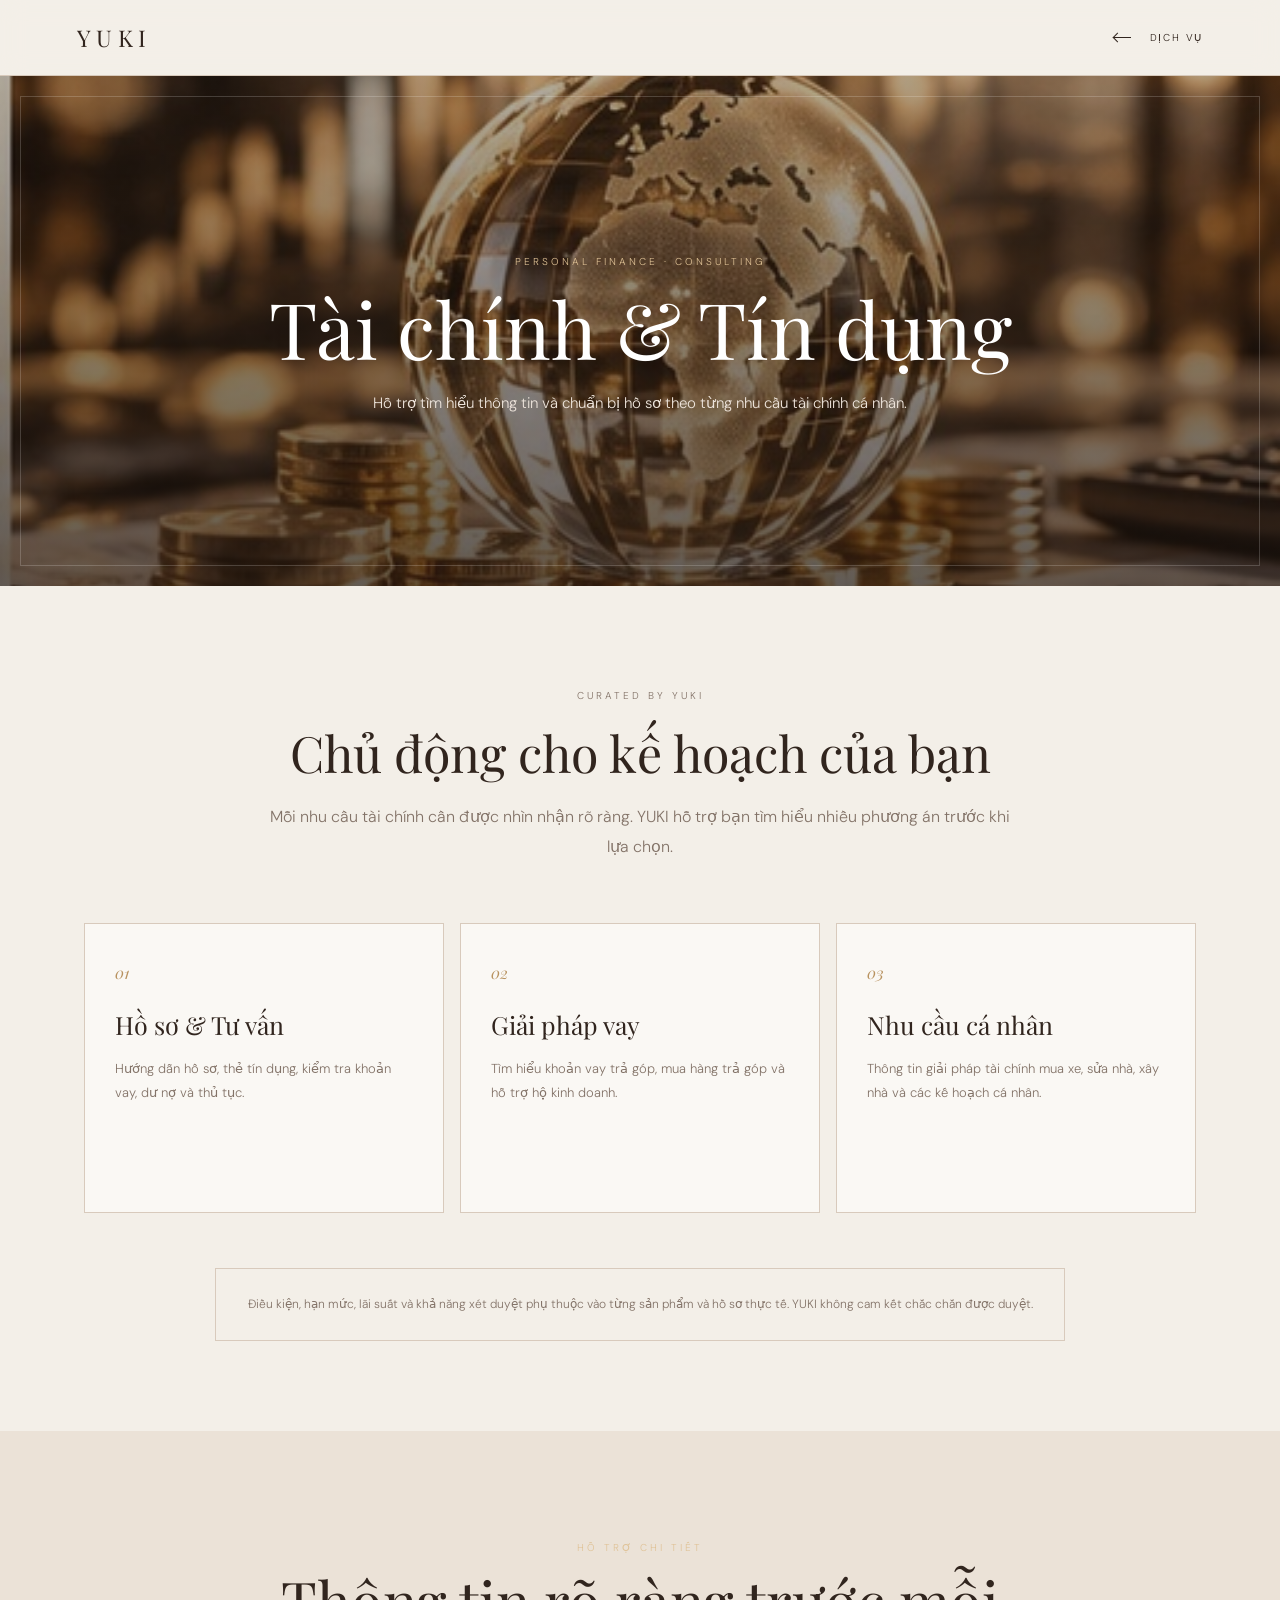
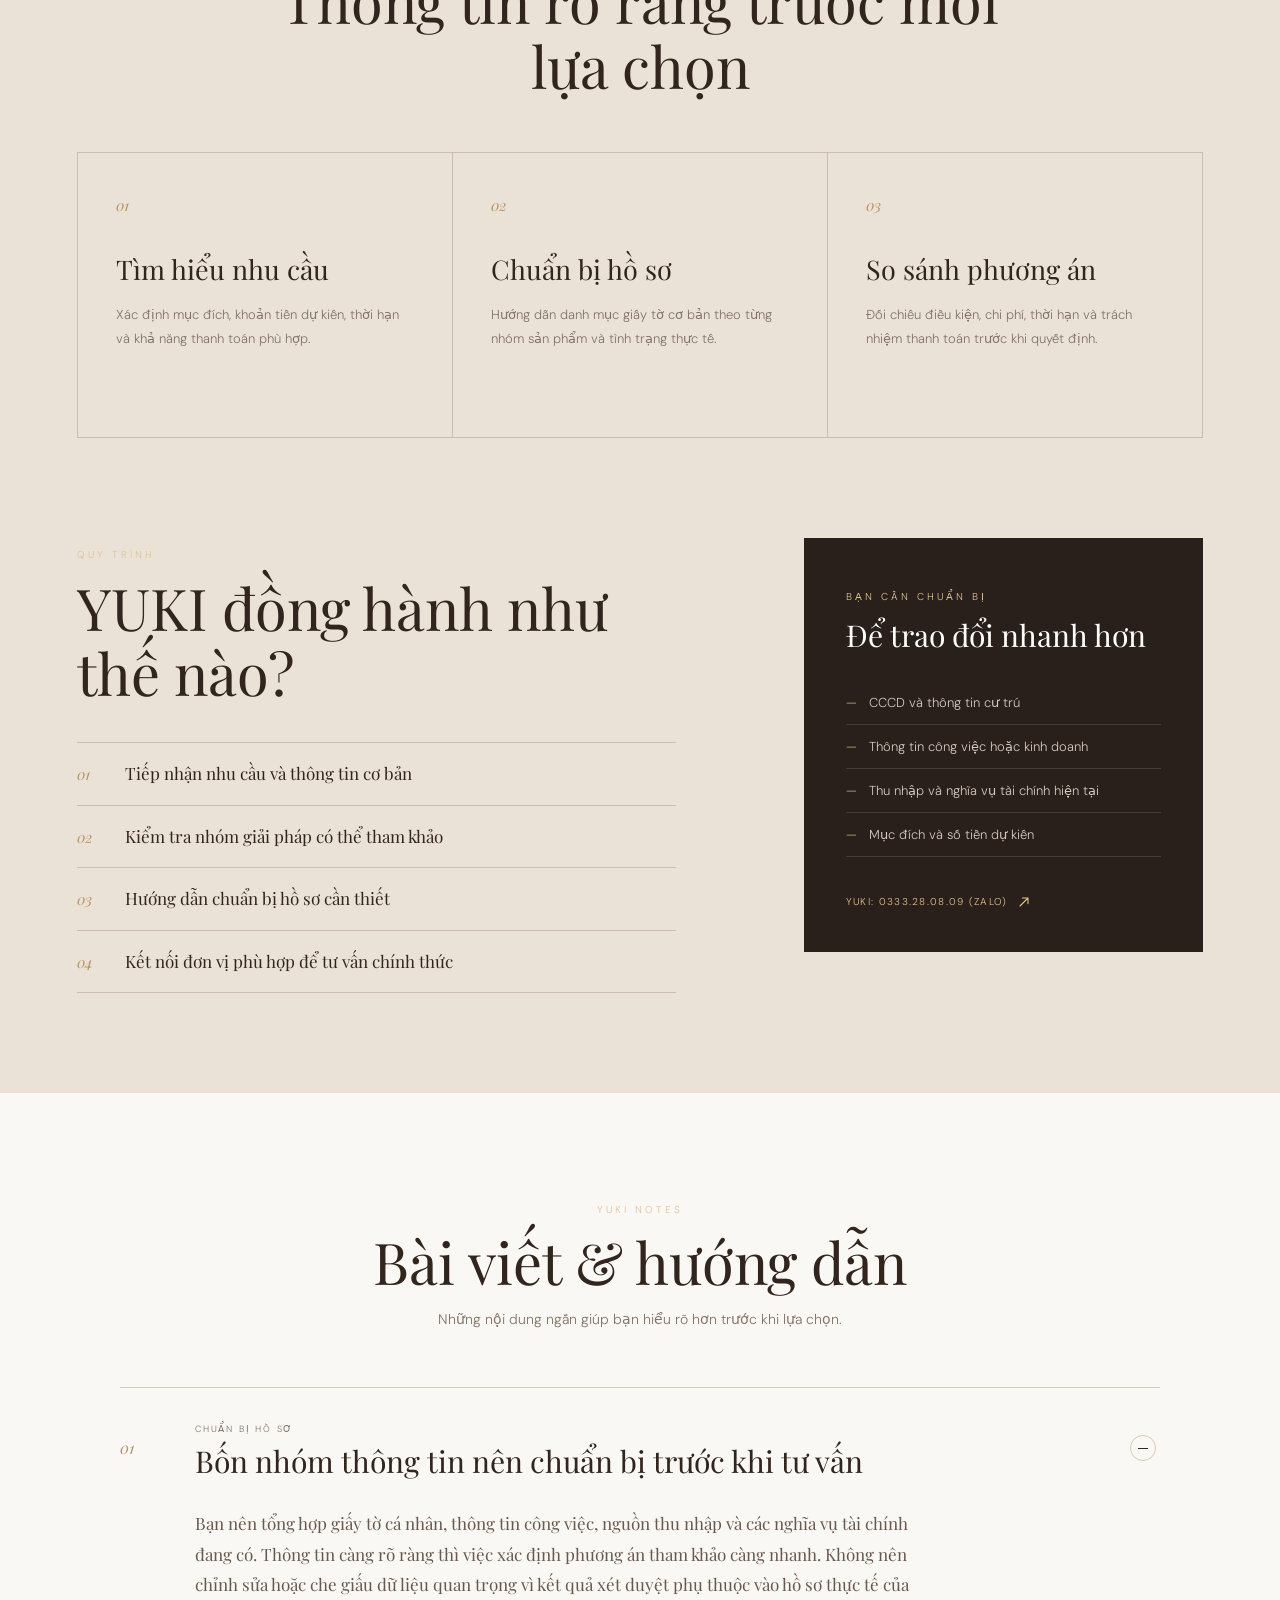
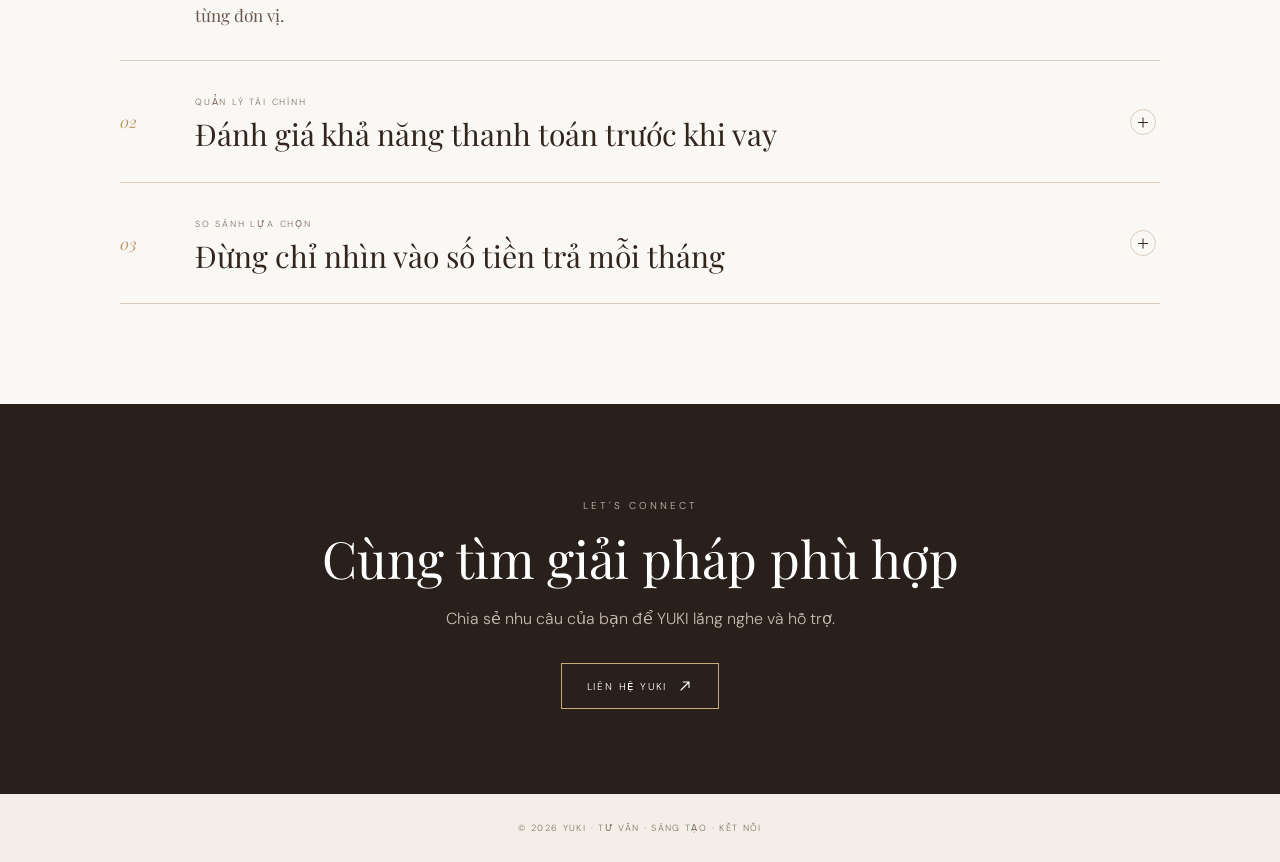
<file: taichinhtindung.html>
<!doctype html>
<html lang="vi"><head><meta charset="utf-8"><meta name="viewport" content="width=device-width,initial-scale=1"><meta name="description" content="Hỗ trợ tìm hiểu thông tin và chuẩn bị hồ sơ theo từng nhu cầu tài chính cá nhân."><title>YUKI — Tài chính & Tín dụng</title><link rel="preconnect" href="https://fonts.googleapis.com"><link rel="preconnect" href="https://fonts.gstatic.com" crossorigin><link href="https://fonts.googleapis.com/css2?family=DM+Sans:wght@300;400;500&family=Playfair+Display:ital,wght@0,400;0,500;1,400&display=swap" rel="stylesheet"><link rel="stylesheet" href="detail.css"></head>
<body><header class="topbar"><a class="brand" href="index.html">YUKI</a><a class="back" href="index.html#services"><span class="icon-back" aria-hidden="true"></span>Dịch vụ</a></header>
<main><section class="detail-hero" style="--image:url('images/tai-chinh.jpg')"><div><p>PERSONAL FINANCE · CONSULTING</p><h1>Tài chính & Tín dụng</h1><p class="lead">Hỗ trợ tìm hiểu thông tin và chuẩn bị hồ sơ theo từng nhu cầu tài chính cá nhân.</p></div></section>
<section class="detail-main"><div class="detail-intro"><p class="kicker">CURATED BY YUKI</p><h2>Chủ động cho kế hoạch của bạn</h2><p>Mỗi nhu cầu tài chính cần được nhìn nhận rõ ràng. YUKI hỗ trợ bạn tìm hiểu nhiều phương án trước khi lựa chọn.</p></div><div class="detail-grid"><article class="detail-card"><span>01</span><h3>Hồ sơ & Tư vấn</h3><p>Hướng dẫn hồ sơ, thẻ tín dụng, kiểm tra khoản vay, dư nợ và thủ tục.</p></article><article class="detail-card"><span>02</span><h3>Giải pháp vay</h3><p>Tìm hiểu khoản vay trả góp, mua hàng trả góp và hỗ trợ hộ kinh doanh.</p></article><article class="detail-card"><span>03</span><h3>Nhu cầu cá nhân</h3><p>Thông tin giải pháp tài chính mua xe, sửa nhà, xây nhà và các kế hoạch cá nhân.</p></article></div><div class="notice">Điều kiện, hạn mức, lãi suất và khả năng xét duyệt phụ thuộc vào từng sản phẩm và hồ sơ thực tế. YUKI không cam kết chắc chắn được duyệt.</div></section>
<section class="detail-expanded"><div class="expanded-head"><p class="kicker">HỖ TRỢ CHI TIẾT</p><h2>Thông tin rõ ràng trước mỗi lựa chọn</h2></div><div class="expanded-grid"><article><span>01</span><h3>Tìm hiểu nhu cầu</h3><p>Xác định mục đích, khoản tiền dự kiến, thời hạn và khả năng thanh toán phù hợp.</p></article><article><span>02</span><h3>Chuẩn bị hồ sơ</h3><p>Hướng dẫn danh mục giấy tờ cơ bản theo từng nhóm sản phẩm và tình trạng thực tế.</p></article><article><span>03</span><h3>So sánh phương án</h3><p>Đối chiếu điều kiện, chi phí, thời hạn và trách nhiệm thanh toán trước khi quyết định.</p></article></div><div class="detail-split"><div><p class="kicker">QUY TRÌNH</p><h2>YUKI đồng hành như thế nào?</h2><ol><li><span>01</span><p>Tiếp nhận nhu cầu và thông tin cơ bản</p></li><li><span>02</span><p>Kiểm tra nhóm giải pháp có thể tham khảo</p></li><li><span>03</span><p>Hướng dẫn chuẩn bị hồ sơ cần thiết</p></li><li><span>04</span><p>Kết nối đơn vị phù hợp để tư vấn chính thức</p></li></ol></div><aside><p class="kicker">BẠN CẦN CHUẨN BỊ</p><h3>Để trao đổi nhanh hơn</h3><ul><li>CCCD và thông tin cư trú</li><li>Thông tin công việc hoặc kinh doanh</li><li>Thu nhập và nghĩa vụ tài chính hiện tại</li><li>Mục đích và số tiền dự kiến</li></ul><a class="mini-contact" href="https://zalo.me/0333280809" target="_blank" rel="noreferrer">YuKi: 0333.28.08.09 (Zalo) <svg class="icon-arrow" viewBox="0 0 20 20" aria-hidden="true"><path d="M5 15 15 5M8 5h7v7"/></svg></a></aside></div></section><section class="article-library"><div class="article-heading"><p class="kicker">YUKI NOTES</p><h2>Bài viết &amp; hướng dẫn</h2><p>Những nội dung ngắn giúp bạn hiểu rõ hơn trước khi lựa chọn.</p></div><div class="article-list"><details open><summary><span>01</span><div><small>Chuẩn bị hồ sơ</small><h3>Bốn nhóm thông tin nên chuẩn bị trước khi tư vấn</h3></div><b aria-hidden="true"></b></summary><div class="article-body"><p>Bạn nên tổng hợp giấy tờ cá nhân, thông tin công việc, nguồn thu nhập và các nghĩa vụ tài chính đang có. Thông tin càng rõ ràng thì việc xác định phương án tham khảo càng nhanh. Không nên chỉnh sửa hoặc che giấu dữ liệu quan trọng vì kết quả xét duyệt phụ thuộc vào hồ sơ thực tế của từng đơn vị.</p></div></details><details><summary><span>02</span><div><small>Quản lý tài chính</small><h3>Đánh giá khả năng thanh toán trước khi vay</h3></div><b aria-hidden="true"></b></summary><div class="article-body"><p>Khoản trả hằng tháng cần được đặt cạnh chi phí sinh hoạt, quỹ dự phòng và các khoản đang phải thanh toán. Hãy tính cả tình huống thu nhập giảm hoặc phát sinh chi phí bất ngờ. Một lựa chọn phù hợp không chỉ là được duyệt, mà còn phải có lịch thanh toán bạn có thể duy trì an toàn.</p></div></details><details><summary><span>03</span><div><small>So sánh lựa chọn</small><h3>Đừng chỉ nhìn vào số tiền trả mỗi tháng</h3></div><b aria-hidden="true"></b></summary><div class="article-body"><p>Khi so sánh, cần xem tổng chi phí, thời hạn, lãi suất, phí liên quan, điều kiện tất toán và hậu quả khi thanh toán chậm. Số tiền hằng tháng thấp có thể đi cùng thời hạn dài hơn. Hãy yêu cầu thông tin bằng văn bản và đọc kỹ điều khoản trước khi quyết định.</p></div></details></div></section><section class="detail-cta"><p class="kicker">LET'S CONNECT</p><h2>Cùng tìm giải pháp phù hợp</h2><p>Chia sẻ nhu cầu của bạn để YUKI lắng nghe và hỗ trợ.</p><a class="button" href="lienhe.html">Liên hệ YUKI <svg class="icon-arrow" viewBox="0 0 20 20" aria-hidden="true"><path d="M5 15 15 5M8 5h7v7"/></svg></a></section></main><footer>© 2026 YUKI · TƯ VẤN · SÁNG TẠO · KẾT NỐI</footer></body></html>
</file>
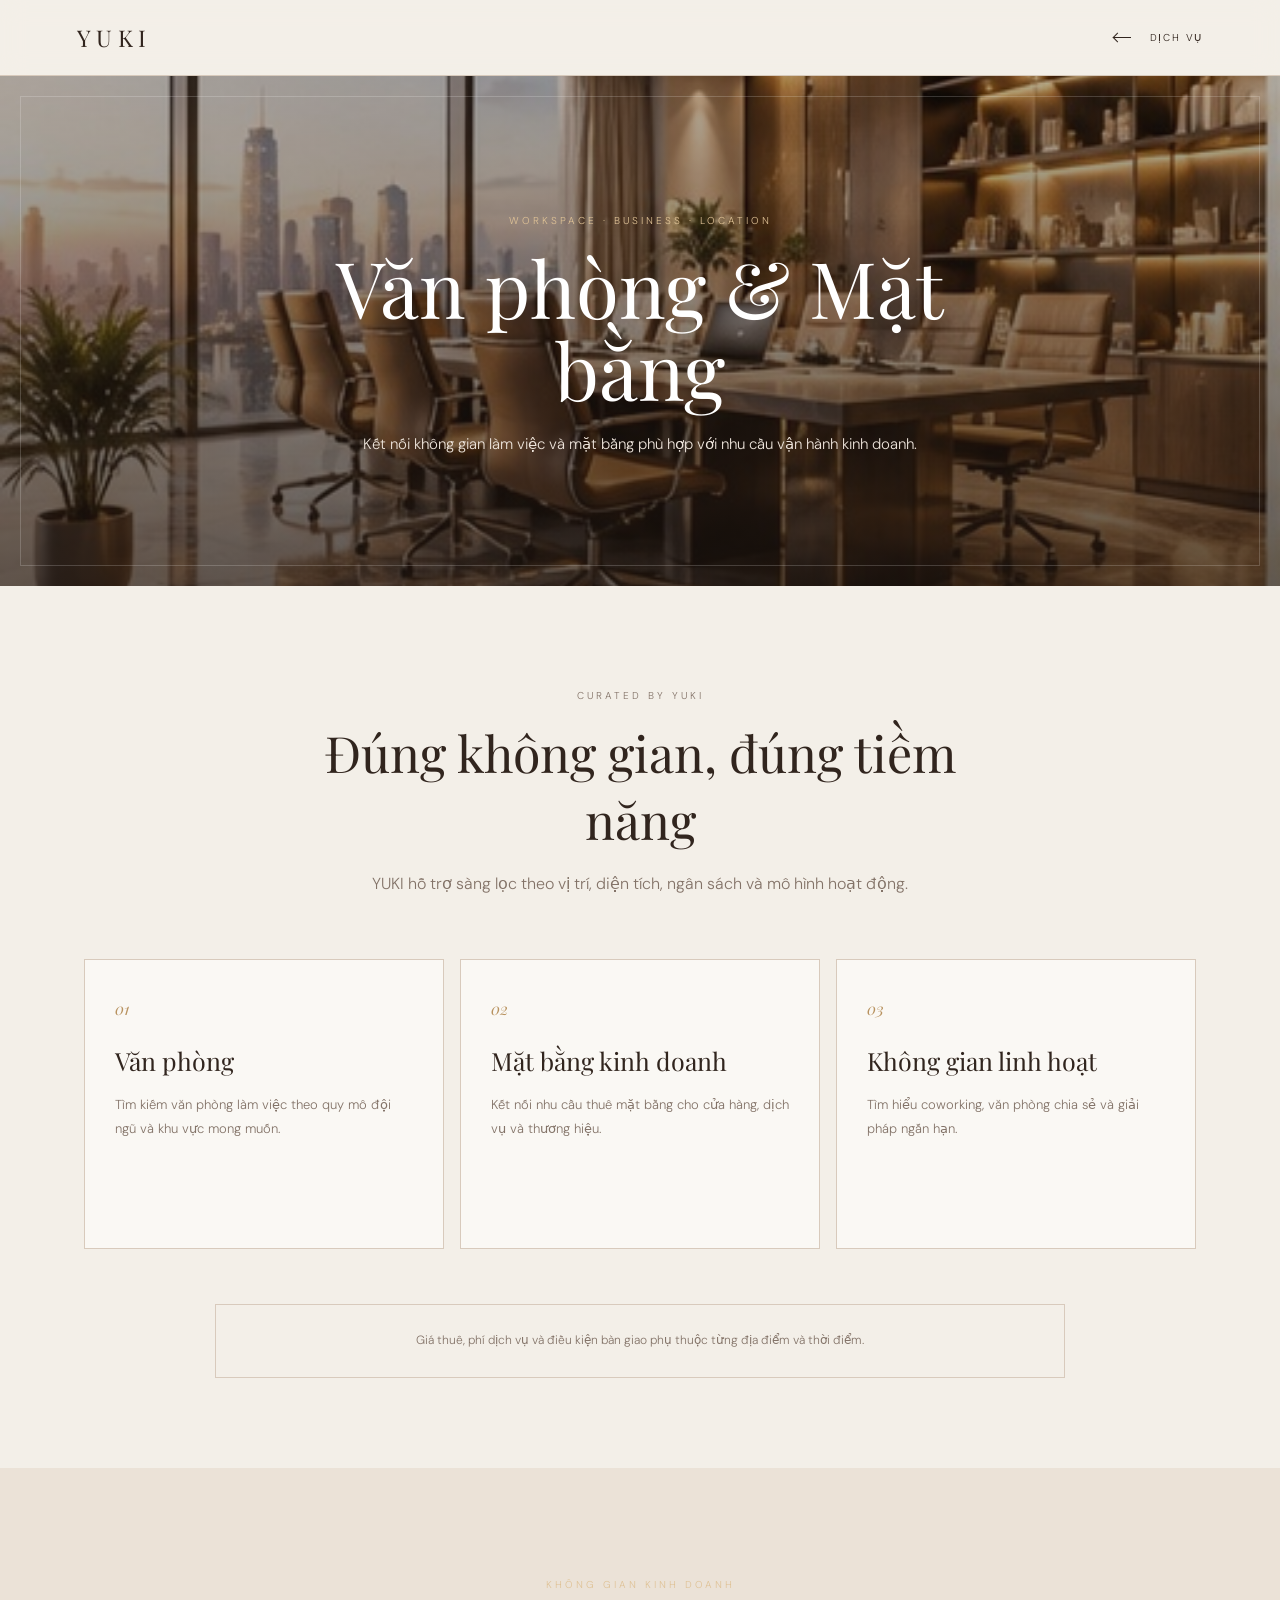
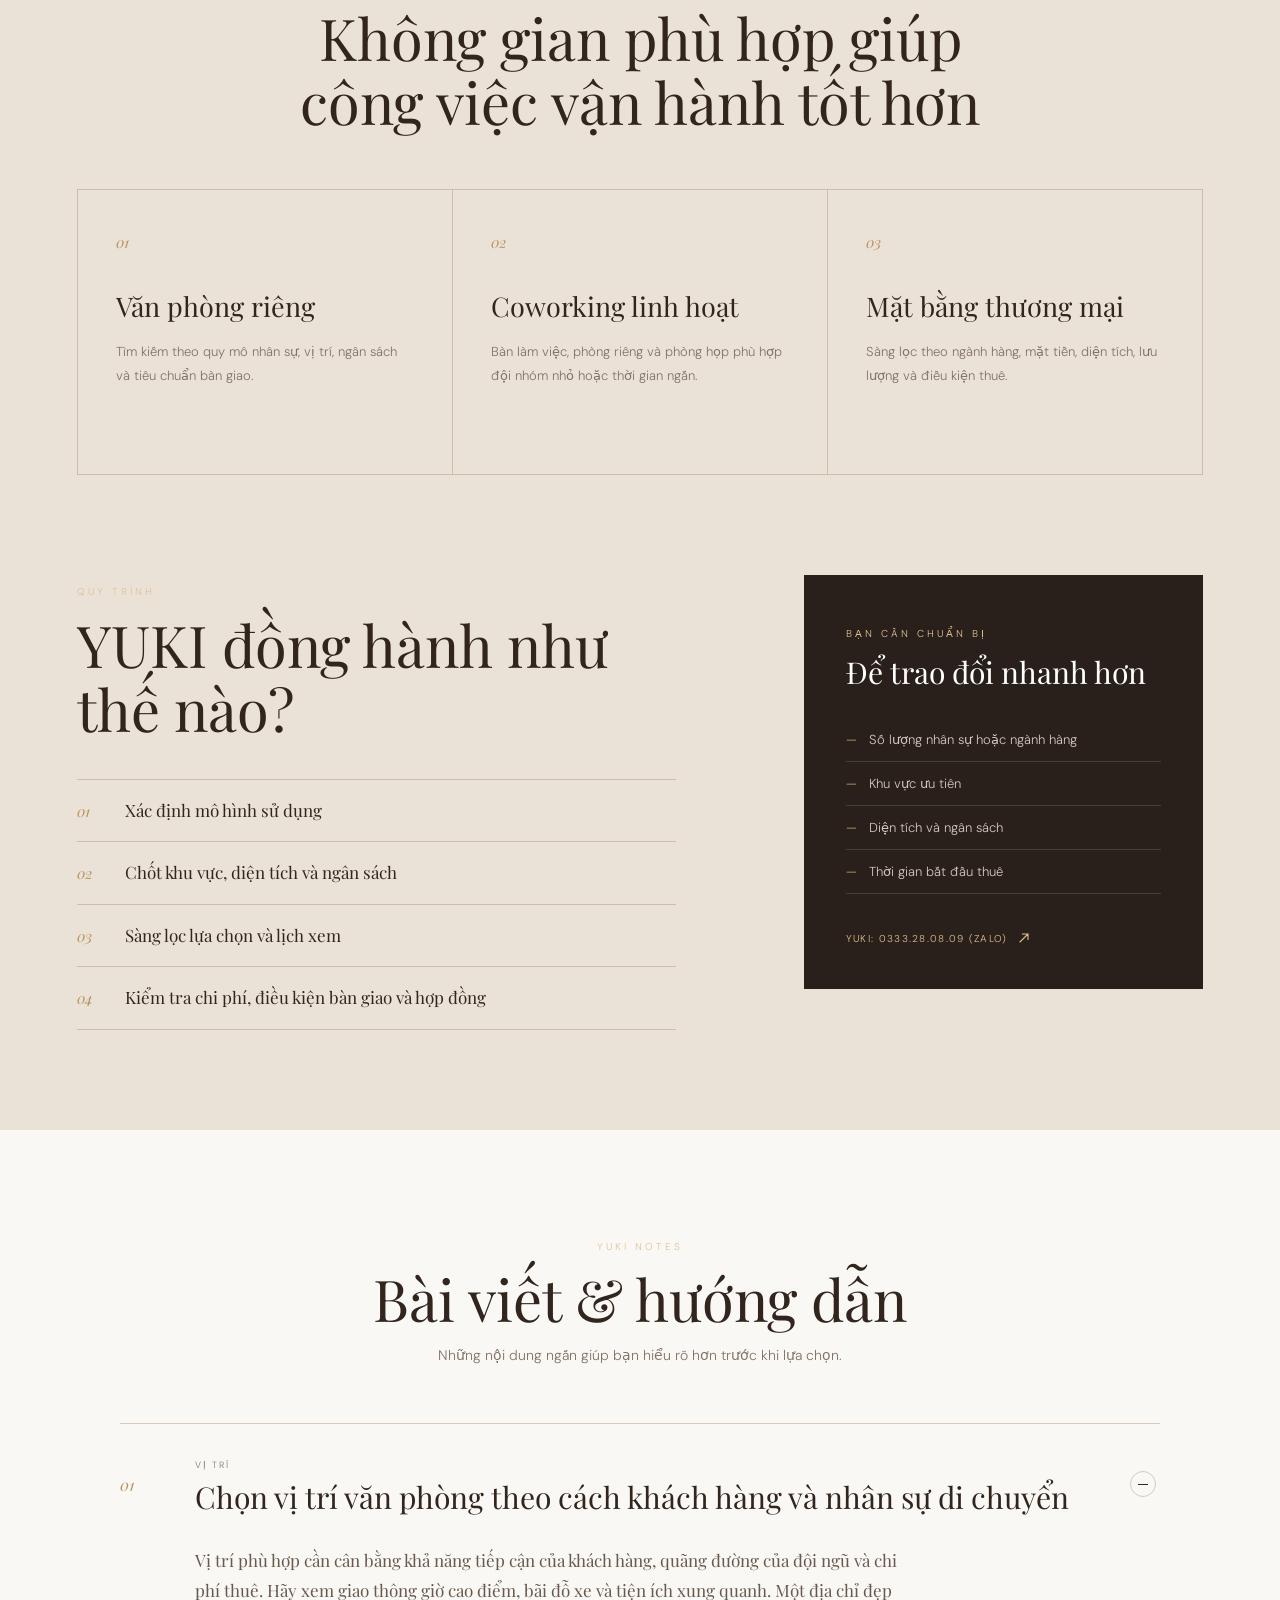
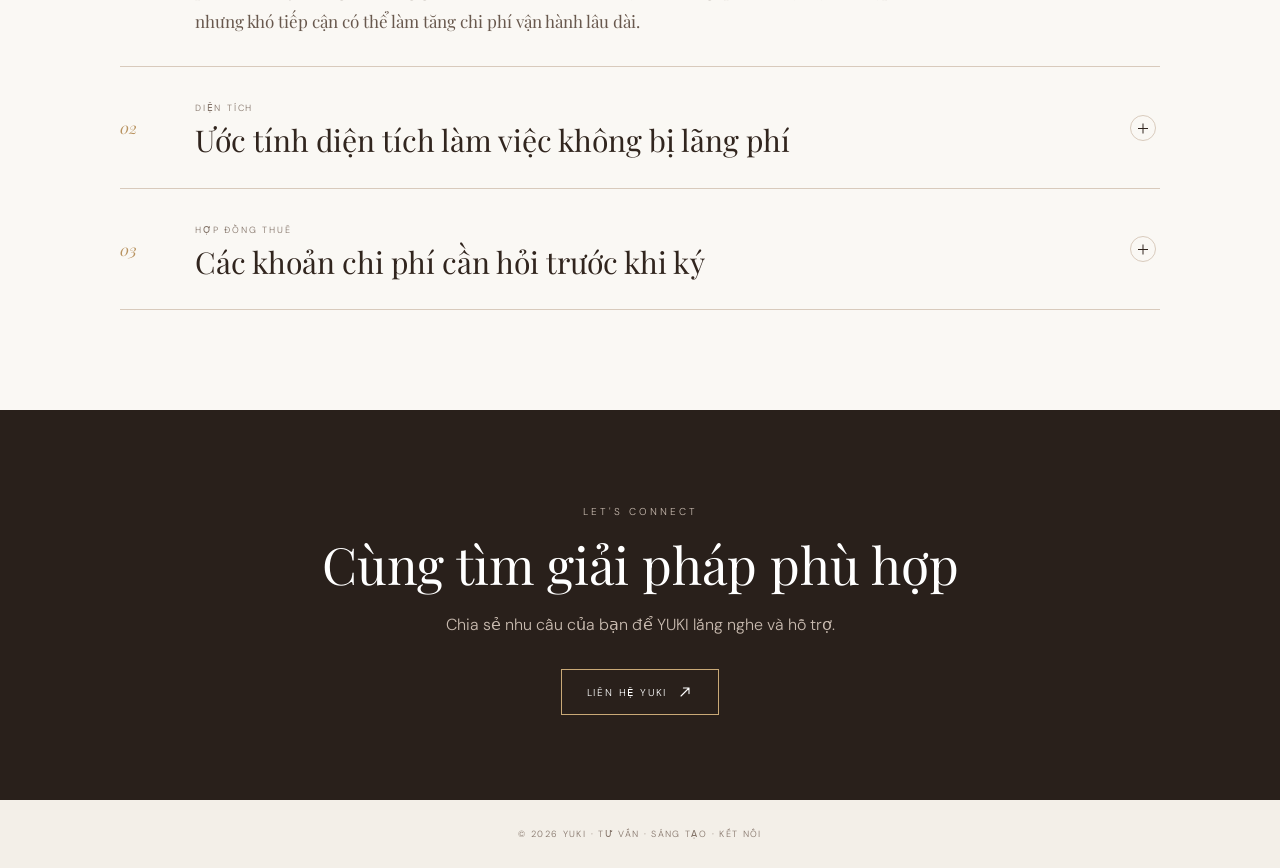
<file: vanphong.html>
<!doctype html>
<html lang="vi"><head><meta charset="utf-8"><meta name="viewport" content="width=device-width,initial-scale=1"><meta name="description" content="Kết nối không gian làm việc và mặt bằng phù hợp với nhu cầu vận hành kinh doanh."><title>YUKI — Văn phòng & Mặt bằng</title><link rel="preconnect" href="https://fonts.googleapis.com"><link rel="preconnect" href="https://fonts.gstatic.com" crossorigin><link href="https://fonts.googleapis.com/css2?family=DM+Sans:wght@300;400;500&family=Playfair+Display:ital,wght@0,400;0,500;1,400&display=swap" rel="stylesheet"><link rel="stylesheet" href="detail.css"></head>
<body><header class="topbar"><a class="brand" href="index.html">YUKI</a><a class="back" href="index.html#services"><span class="icon-back" aria-hidden="true"></span>Dịch vụ</a></header>
<main><section class="detail-hero" style="--image:url('images/van-phong.jpg')"><div><p>WORKSPACE · BUSINESS · LOCATION</p><h1>Văn phòng & Mặt bằng</h1><p class="lead">Kết nối không gian làm việc và mặt bằng phù hợp với nhu cầu vận hành kinh doanh.</p></div></section>
<section class="detail-main"><div class="detail-intro"><p class="kicker">CURATED BY YUKI</p><h2>Đúng không gian, đúng tiềm năng</h2><p>YUKI hỗ trợ sàng lọc theo vị trí, diện tích, ngân sách và mô hình hoạt động.</p></div><div class="detail-grid"><article class="detail-card"><span>01</span><h3>Văn phòng</h3><p>Tìm kiếm văn phòng làm việc theo quy mô đội ngũ và khu vực mong muốn.</p></article><article class="detail-card"><span>02</span><h3>Mặt bằng kinh doanh</h3><p>Kết nối nhu cầu thuê mặt bằng cho cửa hàng, dịch vụ và thương hiệu.</p></article><article class="detail-card"><span>03</span><h3>Không gian linh hoạt</h3><p>Tìm hiểu coworking, văn phòng chia sẻ và giải pháp ngắn hạn.</p></article></div><div class="notice">Giá thuê, phí dịch vụ và điều kiện bàn giao phụ thuộc từng địa điểm và thời điểm.</div></section>
<section class="detail-expanded"><div class="expanded-head"><p class="kicker">KHÔNG GIAN KINH DOANH</p><h2>Không gian phù hợp giúp công việc vận hành tốt hơn</h2></div><div class="expanded-grid"><article><span>01</span><h3>Văn phòng riêng</h3><p>Tìm kiếm theo quy mô nhân sự, vị trí, ngân sách và tiêu chuẩn bàn giao.</p></article><article><span>02</span><h3>Coworking linh hoạt</h3><p>Bàn làm việc, phòng riêng và phòng họp phù hợp đội nhóm nhỏ hoặc thời gian ngắn.</p></article><article><span>03</span><h3>Mặt bằng thương mại</h3><p>Sàng lọc theo ngành hàng, mặt tiền, diện tích, lưu lượng và điều kiện thuê.</p></article></div><div class="detail-split"><div><p class="kicker">QUY TRÌNH</p><h2>YUKI đồng hành như thế nào?</h2><ol><li><span>01</span><p>Xác định mô hình sử dụng</p></li><li><span>02</span><p>Chốt khu vực, diện tích và ngân sách</p></li><li><span>03</span><p>Sàng lọc lựa chọn và lịch xem</p></li><li><span>04</span><p>Kiểm tra chi phí, điều kiện bàn giao và hợp đồng</p></li></ol></div><aside><p class="kicker">BẠN CẦN CHUẨN BỊ</p><h3>Để trao đổi nhanh hơn</h3><ul><li>Số lượng nhân sự hoặc ngành hàng</li><li>Khu vực ưu tiên</li><li>Diện tích và ngân sách</li><li>Thời gian bắt đầu thuê</li></ul><a class="mini-contact" href="https://zalo.me/0333280809" target="_blank" rel="noreferrer">YuKi: 0333.28.08.09 (Zalo) <svg class="icon-arrow" viewBox="0 0 20 20" aria-hidden="true"><path d="M5 15 15 5M8 5h7v7"/></svg></a></aside></div></section><section class="article-library"><div class="article-heading"><p class="kicker">YUKI NOTES</p><h2>Bài viết &amp; hướng dẫn</h2><p>Những nội dung ngắn giúp bạn hiểu rõ hơn trước khi lựa chọn.</p></div><div class="article-list"><details open><summary><span>01</span><div><small>Vị trí</small><h3>Chọn vị trí văn phòng theo cách khách hàng và nhân sự di chuyển</h3></div><b aria-hidden="true"></b></summary><div class="article-body"><p>Vị trí phù hợp cần cân bằng khả năng tiếp cận của khách hàng, quãng đường của đội ngũ và chi phí thuê. Hãy xem giao thông giờ cao điểm, bãi đỗ xe và tiện ích xung quanh. Một địa chỉ đẹp nhưng khó tiếp cận có thể làm tăng chi phí vận hành lâu dài.</p></div></details><details><summary><span>02</span><div><small>Diện tích</small><h3>Ước tính diện tích làm việc không bị lãng phí</h3></div><b aria-hidden="true"></b></summary><div class="article-body"><p>Bắt đầu từ số nhân sự hiện tại, kế hoạch tăng trưởng, phòng họp và khu vực dùng chung. Thiết kế linh hoạt giúp thay đổi cách bố trí mà không phải chuyển địa điểm sớm. Cần tính cả diện tích giao thông, lưu trữ và các khu phụ trợ chứ không chỉ số bàn làm việc.</p></div></details><details><summary><span>03</span><div><small>Hợp đồng thuê</small><h3>Các khoản chi phí cần hỏi trước khi ký</h3></div><b aria-hidden="true"></b></summary><div class="article-body"><p>Ngoài tiền thuê, cần làm rõ phí quản lý, điện nước, gửi xe, thời gian thi công, tiền đặt cọc và điều kiện hoàn trả mặt bằng. Kiểm tra quyền treo biển, giờ hoạt động và trách nhiệm sửa chữa. Tất cả thỏa thuận quan trọng nên được thể hiện trong hợp đồng.</p></div></details></div></section><section class="detail-cta"><p class="kicker">LET'S CONNECT</p><h2>Cùng tìm giải pháp phù hợp</h2><p>Chia sẻ nhu cầu của bạn để YUKI lắng nghe và hỗ trợ.</p><a class="button" href="lienhe.html">Liên hệ YUKI <svg class="icon-arrow" viewBox="0 0 20 20" aria-hidden="true"><path d="M5 15 15 5M8 5h7v7"/></svg></a></section></main><footer>© 2026 YUKI · TƯ VẤN · SÁNG TẠO · KẾT NỐI</footer></body></html>
</file>
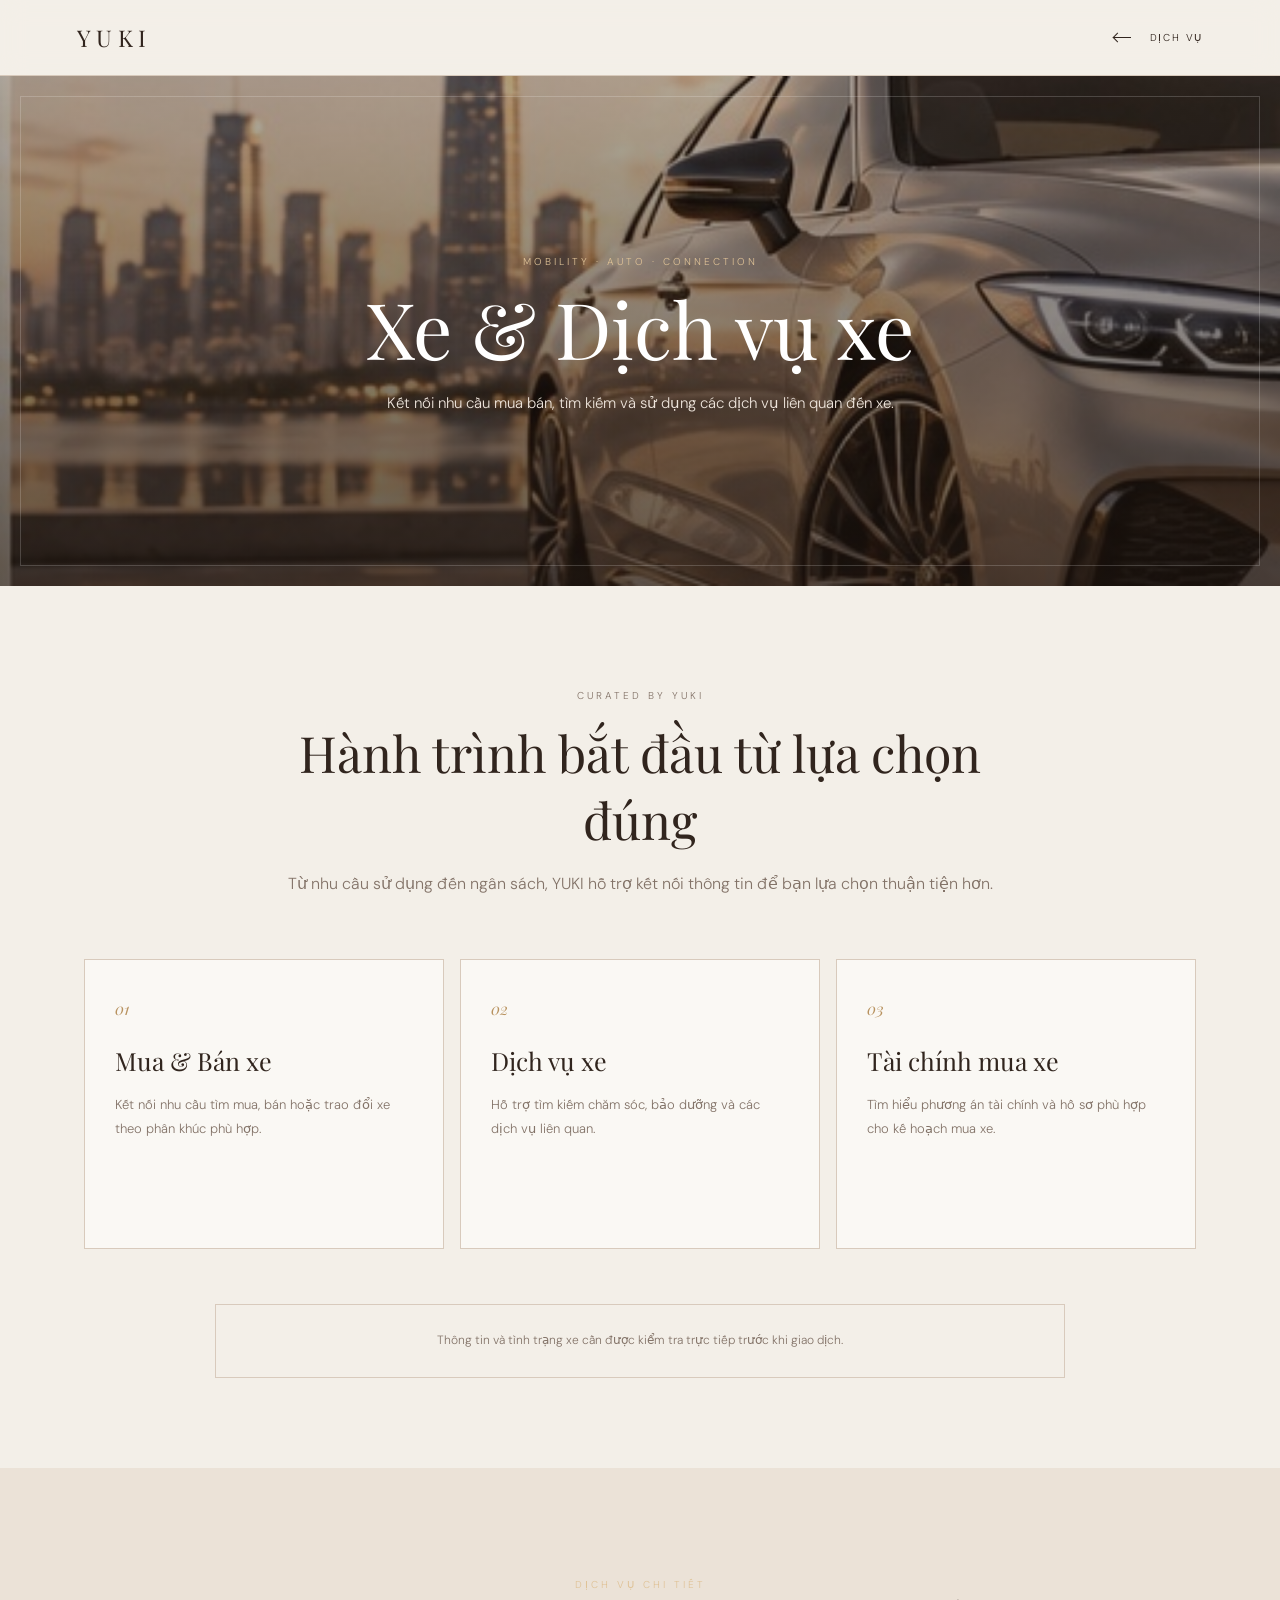
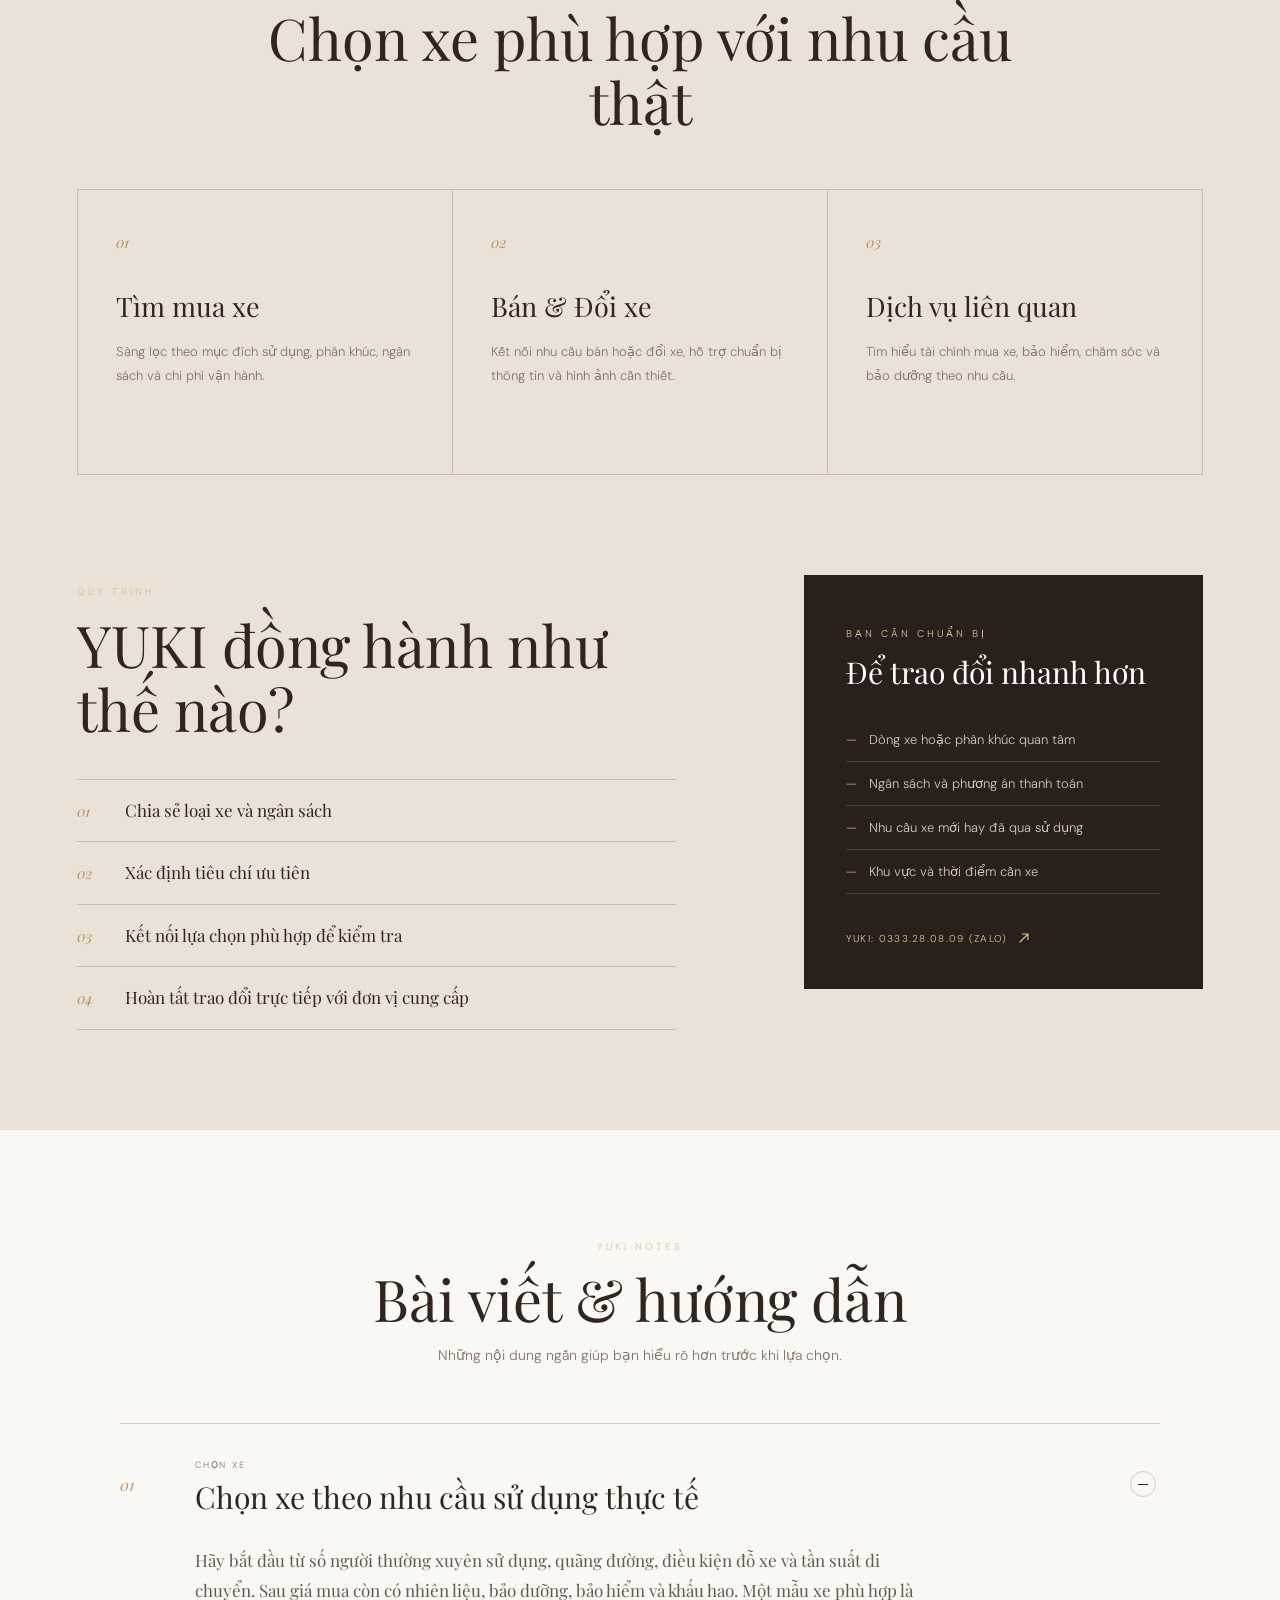
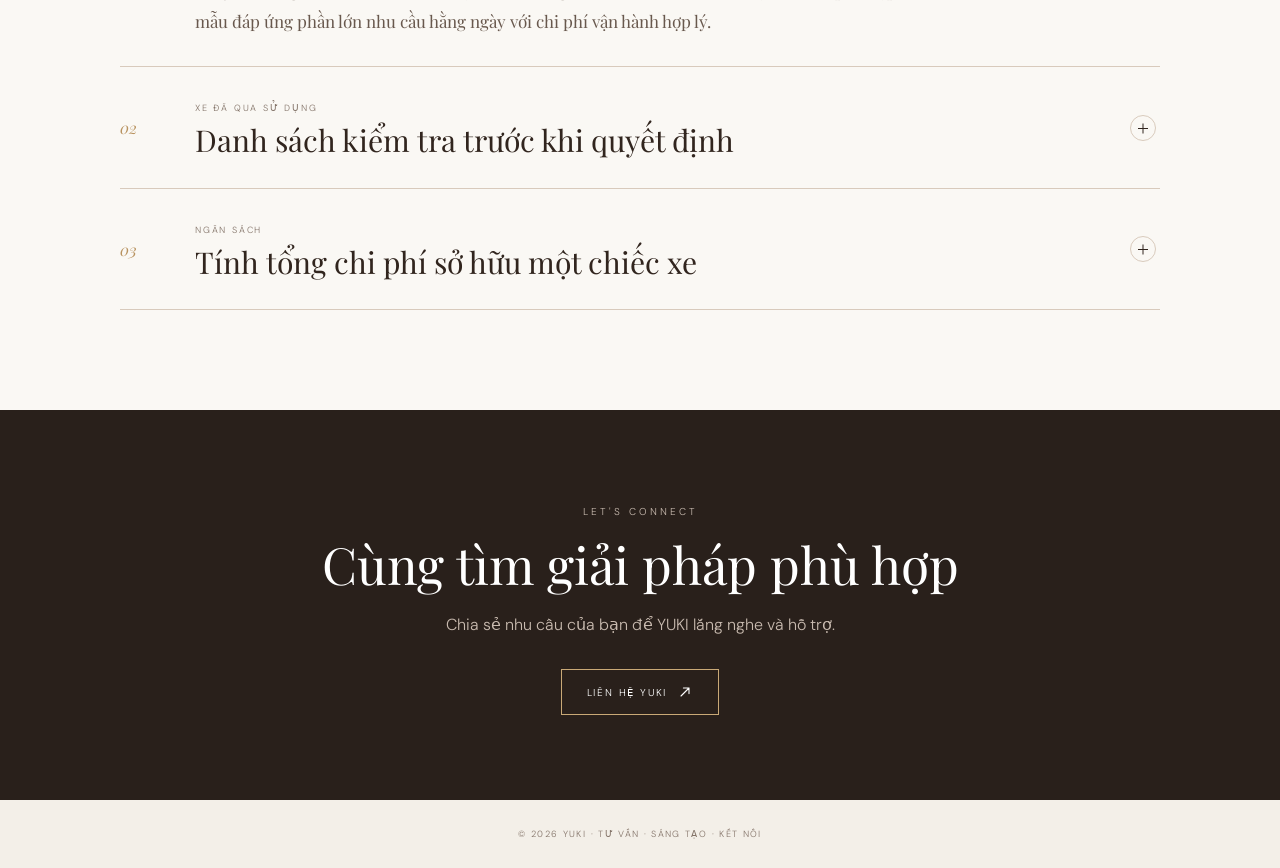
<file: xe.html>
<!doctype html>
<html lang="vi"><head><meta charset="utf-8"><meta name="viewport" content="width=device-width,initial-scale=1"><meta name="description" content="Kết nối nhu cầu mua bán, tìm kiếm và sử dụng các dịch vụ liên quan đến xe."><title>YUKI — Xe & Dịch vụ xe</title><link rel="preconnect" href="https://fonts.googleapis.com"><link rel="preconnect" href="https://fonts.gstatic.com" crossorigin><link href="https://fonts.googleapis.com/css2?family=DM+Sans:wght@300;400;500&family=Playfair+Display:ital,wght@0,400;0,500;1,400&display=swap" rel="stylesheet"><link rel="stylesheet" href="detail.css"></head>
<body><header class="topbar"><a class="brand" href="index.html">YUKI</a><a class="back" href="index.html#services"><span class="icon-back" aria-hidden="true"></span>Dịch vụ</a></header>
<main><section class="detail-hero" style="--image:url('images/xe.jpg')"><div><p>MOBILITY · AUTO · CONNECTION</p><h1>Xe & Dịch vụ xe</h1><p class="lead">Kết nối nhu cầu mua bán, tìm kiếm và sử dụng các dịch vụ liên quan đến xe.</p></div></section>
<section class="detail-main"><div class="detail-intro"><p class="kicker">CURATED BY YUKI</p><h2>Hành trình bắt đầu từ lựa chọn đúng</h2><p>Từ nhu cầu sử dụng đến ngân sách, YUKI hỗ trợ kết nối thông tin để bạn lựa chọn thuận tiện hơn.</p></div><div class="detail-grid"><article class="detail-card"><span>01</span><h3>Mua & Bán xe</h3><p>Kết nối nhu cầu tìm mua, bán hoặc trao đổi xe theo phân khúc phù hợp.</p></article><article class="detail-card"><span>02</span><h3>Dịch vụ xe</h3><p>Hỗ trợ tìm kiếm chăm sóc, bảo dưỡng và các dịch vụ liên quan.</p></article><article class="detail-card"><span>03</span><h3>Tài chính mua xe</h3><p>Tìm hiểu phương án tài chính và hồ sơ phù hợp cho kế hoạch mua xe.</p></article></div><div class="notice">Thông tin và tình trạng xe cần được kiểm tra trực tiếp trước khi giao dịch.</div></section>
<section class="detail-expanded"><div class="expanded-head"><p class="kicker">DỊCH VỤ CHI TIẾT</p><h2>Chọn xe phù hợp với nhu cầu thật</h2></div><div class="expanded-grid"><article><span>01</span><h3>Tìm mua xe</h3><p>Sàng lọc theo mục đích sử dụng, phân khúc, ngân sách và chi phí vận hành.</p></article><article><span>02</span><h3>Bán & Đổi xe</h3><p>Kết nối nhu cầu bán hoặc đổi xe, hỗ trợ chuẩn bị thông tin và hình ảnh cần thiết.</p></article><article><span>03</span><h3>Dịch vụ liên quan</h3><p>Tìm hiểu tài chính mua xe, bảo hiểm, chăm sóc và bảo dưỡng theo nhu cầu.</p></article></div><div class="detail-split"><div><p class="kicker">QUY TRÌNH</p><h2>YUKI đồng hành như thế nào?</h2><ol><li><span>01</span><p>Chia sẻ loại xe và ngân sách</p></li><li><span>02</span><p>Xác định tiêu chí ưu tiên</p></li><li><span>03</span><p>Kết nối lựa chọn phù hợp để kiểm tra</p></li><li><span>04</span><p>Hoàn tất trao đổi trực tiếp với đơn vị cung cấp</p></li></ol></div><aside><p class="kicker">BẠN CẦN CHUẨN BỊ</p><h3>Để trao đổi nhanh hơn</h3><ul><li>Dòng xe hoặc phân khúc quan tâm</li><li>Ngân sách và phương án thanh toán</li><li>Nhu cầu xe mới hay đã qua sử dụng</li><li>Khu vực và thời điểm cần xe</li></ul><a class="mini-contact" href="https://zalo.me/0333280809" target="_blank" rel="noreferrer">YuKi: 0333.28.08.09 (Zalo) <svg class="icon-arrow" viewBox="0 0 20 20" aria-hidden="true"><path d="M5 15 15 5M8 5h7v7"/></svg></a></aside></div></section><section class="article-library"><div class="article-heading"><p class="kicker">YUKI NOTES</p><h2>Bài viết &amp; hướng dẫn</h2><p>Những nội dung ngắn giúp bạn hiểu rõ hơn trước khi lựa chọn.</p></div><div class="article-list"><details open><summary><span>01</span><div><small>Chọn xe</small><h3>Chọn xe theo nhu cầu sử dụng thực tế</h3></div><b aria-hidden="true"></b></summary><div class="article-body"><p>Hãy bắt đầu từ số người thường xuyên sử dụng, quãng đường, điều kiện đỗ xe và tần suất di chuyển. Sau giá mua còn có nhiên liệu, bảo dưỡng, bảo hiểm và khấu hao. Một mẫu xe phù hợp là mẫu đáp ứng phần lớn nhu cầu hằng ngày với chi phí vận hành hợp lý.</p></div></details><details><summary><span>02</span><div><small>Xe đã qua sử dụng</small><h3>Danh sách kiểm tra trước khi quyết định</h3></div><b aria-hidden="true"></b></summary><div class="article-body"><p>Cần kiểm tra giấy tờ, lịch sử sử dụng, số khung số máy, hiện trạng thân vỏ, động cơ và hệ thống an toàn. Lái thử giúp phát hiện tiếng động, độ rung và cảm giác vận hành bất thường. Nên kiểm tra tại đơn vị có chuyên môn thay vì chỉ quan sát bên ngoài.</p></div></details><details><summary><span>03</span><div><small>Ngân sách</small><h3>Tính tổng chi phí sở hữu một chiếc xe</h3></div><b aria-hidden="true"></b></summary><div class="article-body"><p>Ngân sách không nên dừng ở giá niêm yết. Hãy cộng chi phí đăng ký, bảo hiểm, bãi đỗ, nhiên liệu, bảo dưỡng và khoản dự phòng sửa chữa. Nếu sử dụng phương án tài chính, cần tính tổng chi phí trong toàn bộ thời hạn để lựa chọn mức thanh toán phù hợp.</p></div></details></div></section><section class="detail-cta"><p class="kicker">LET'S CONNECT</p><h2>Cùng tìm giải pháp phù hợp</h2><p>Chia sẻ nhu cầu của bạn để YUKI lắng nghe và hỗ trợ.</p><a class="button" href="lienhe.html">Liên hệ YUKI <svg class="icon-arrow" viewBox="0 0 20 20" aria-hidden="true"><path d="M5 15 15 5M8 5h7v7"/></svg></a></section></main><footer>© 2026 YUKI · TƯ VẤN · SÁNG TẠO · KẾT NỐI</footer></body></html>
</file>
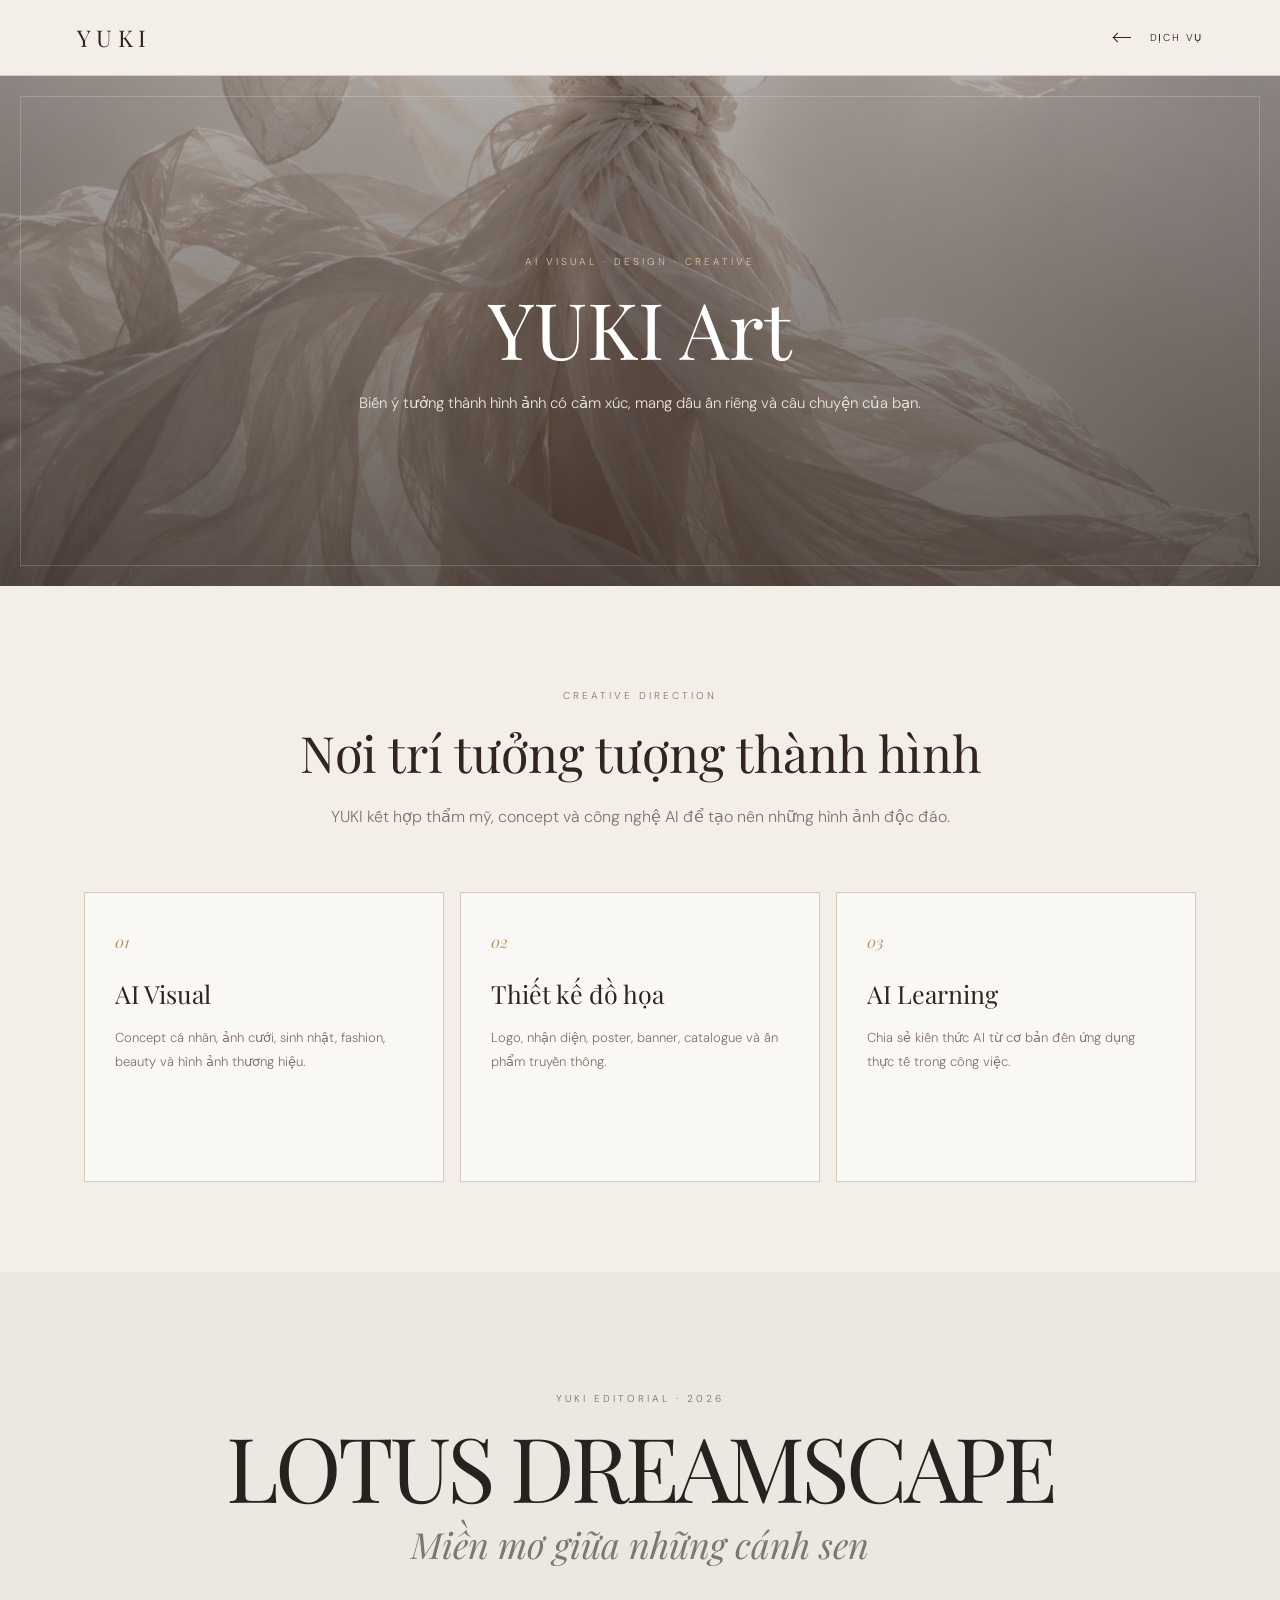
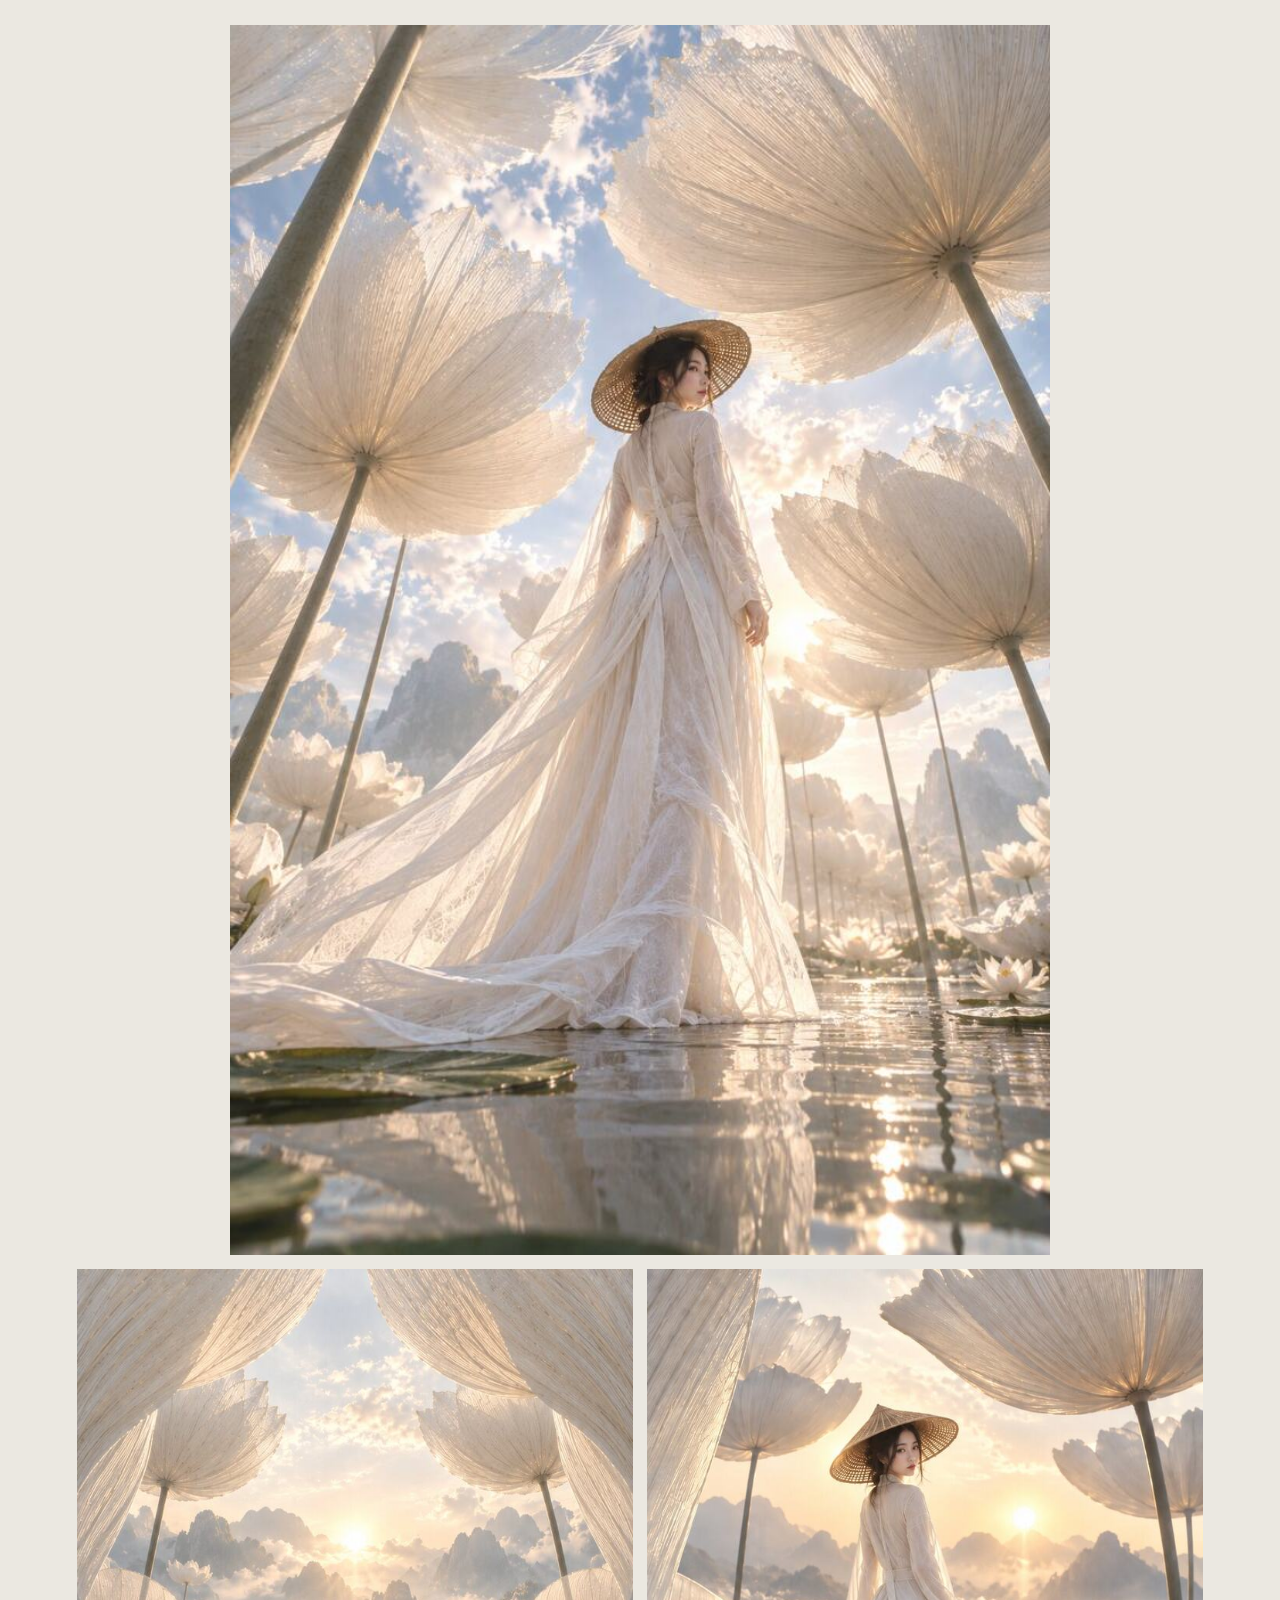
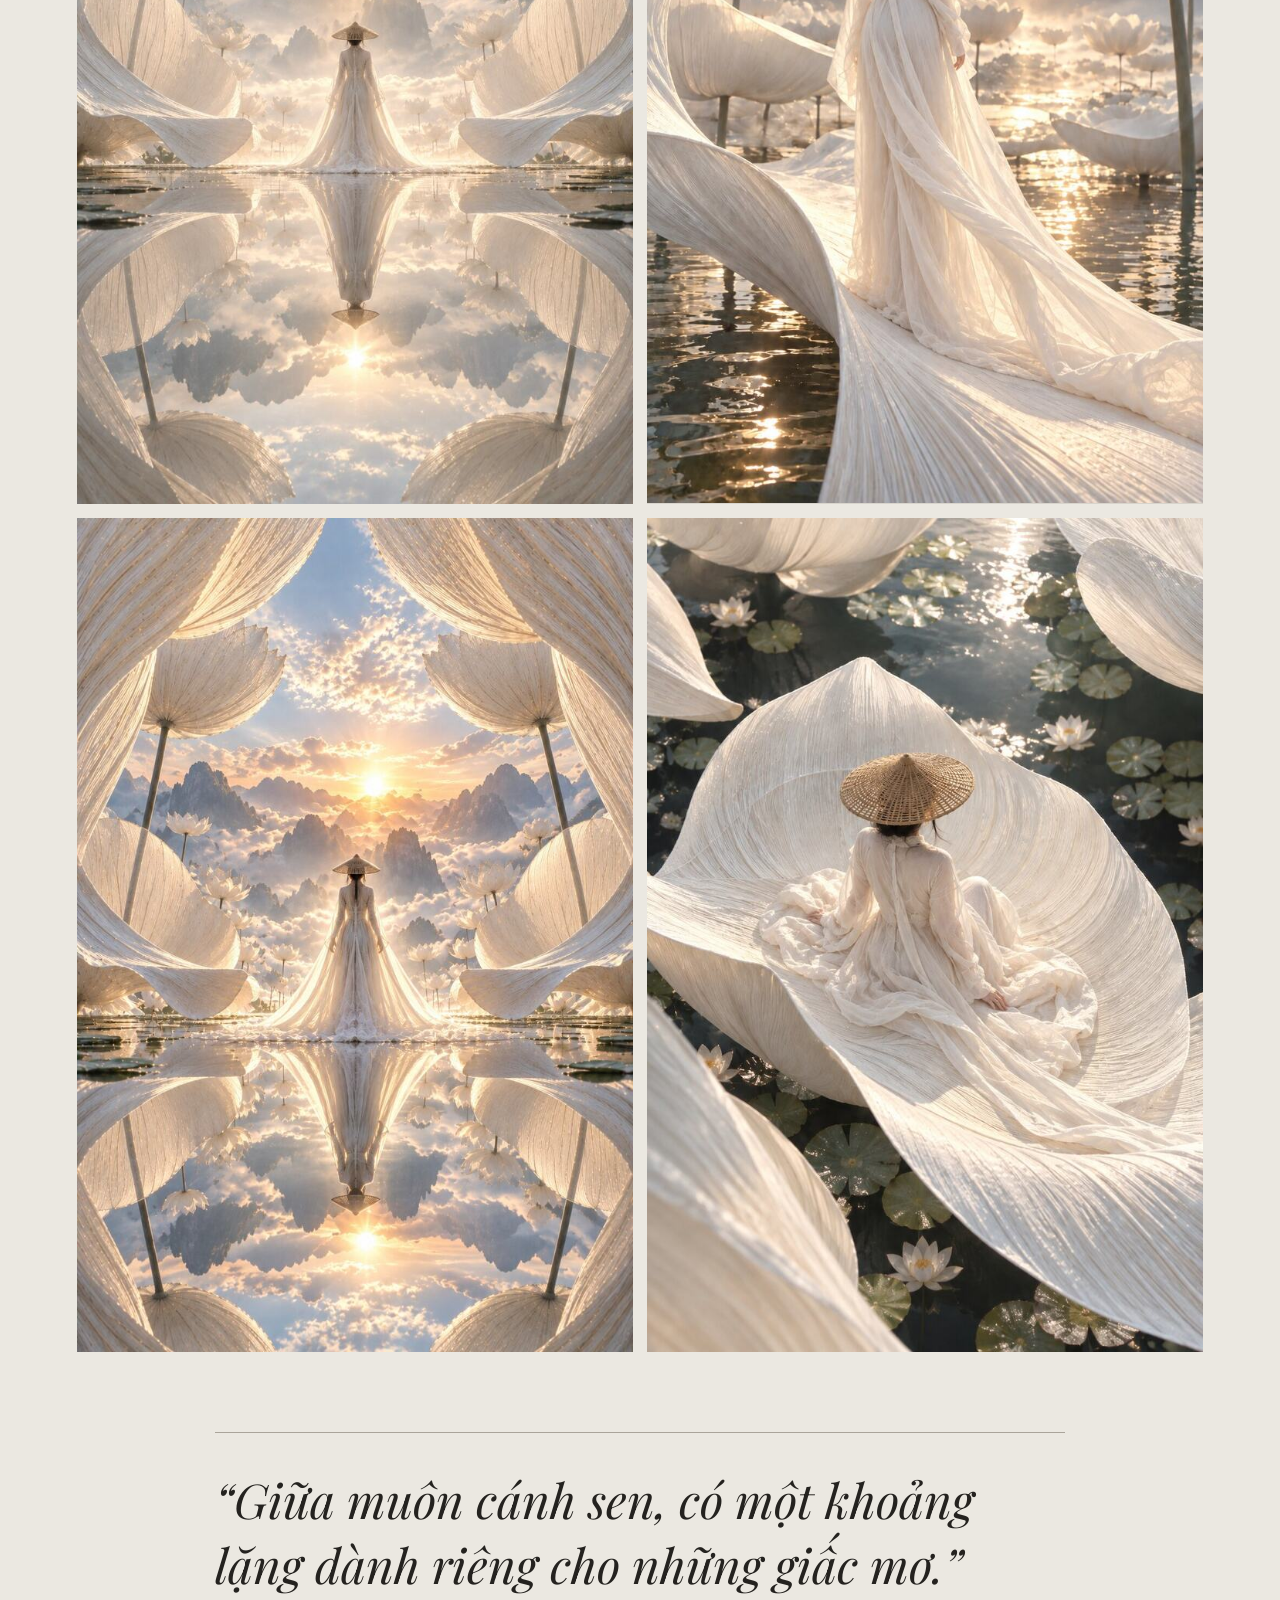
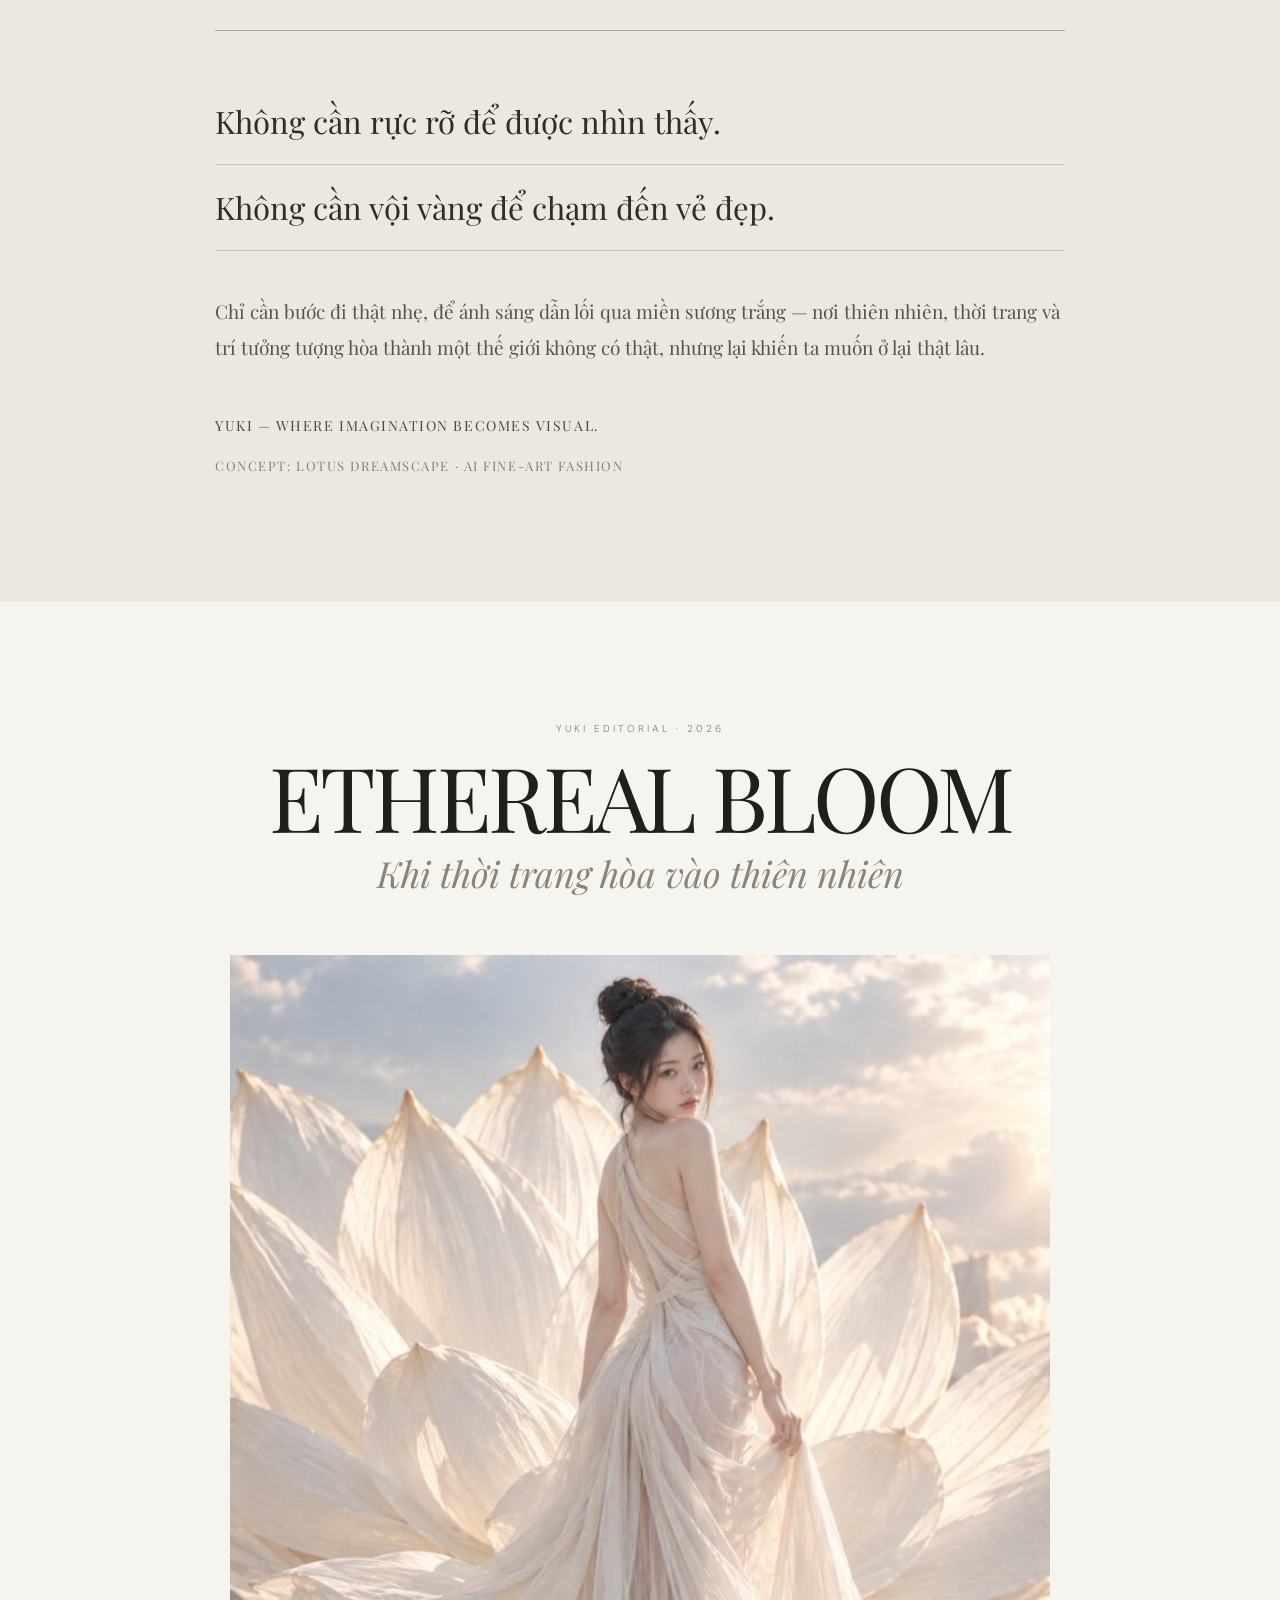
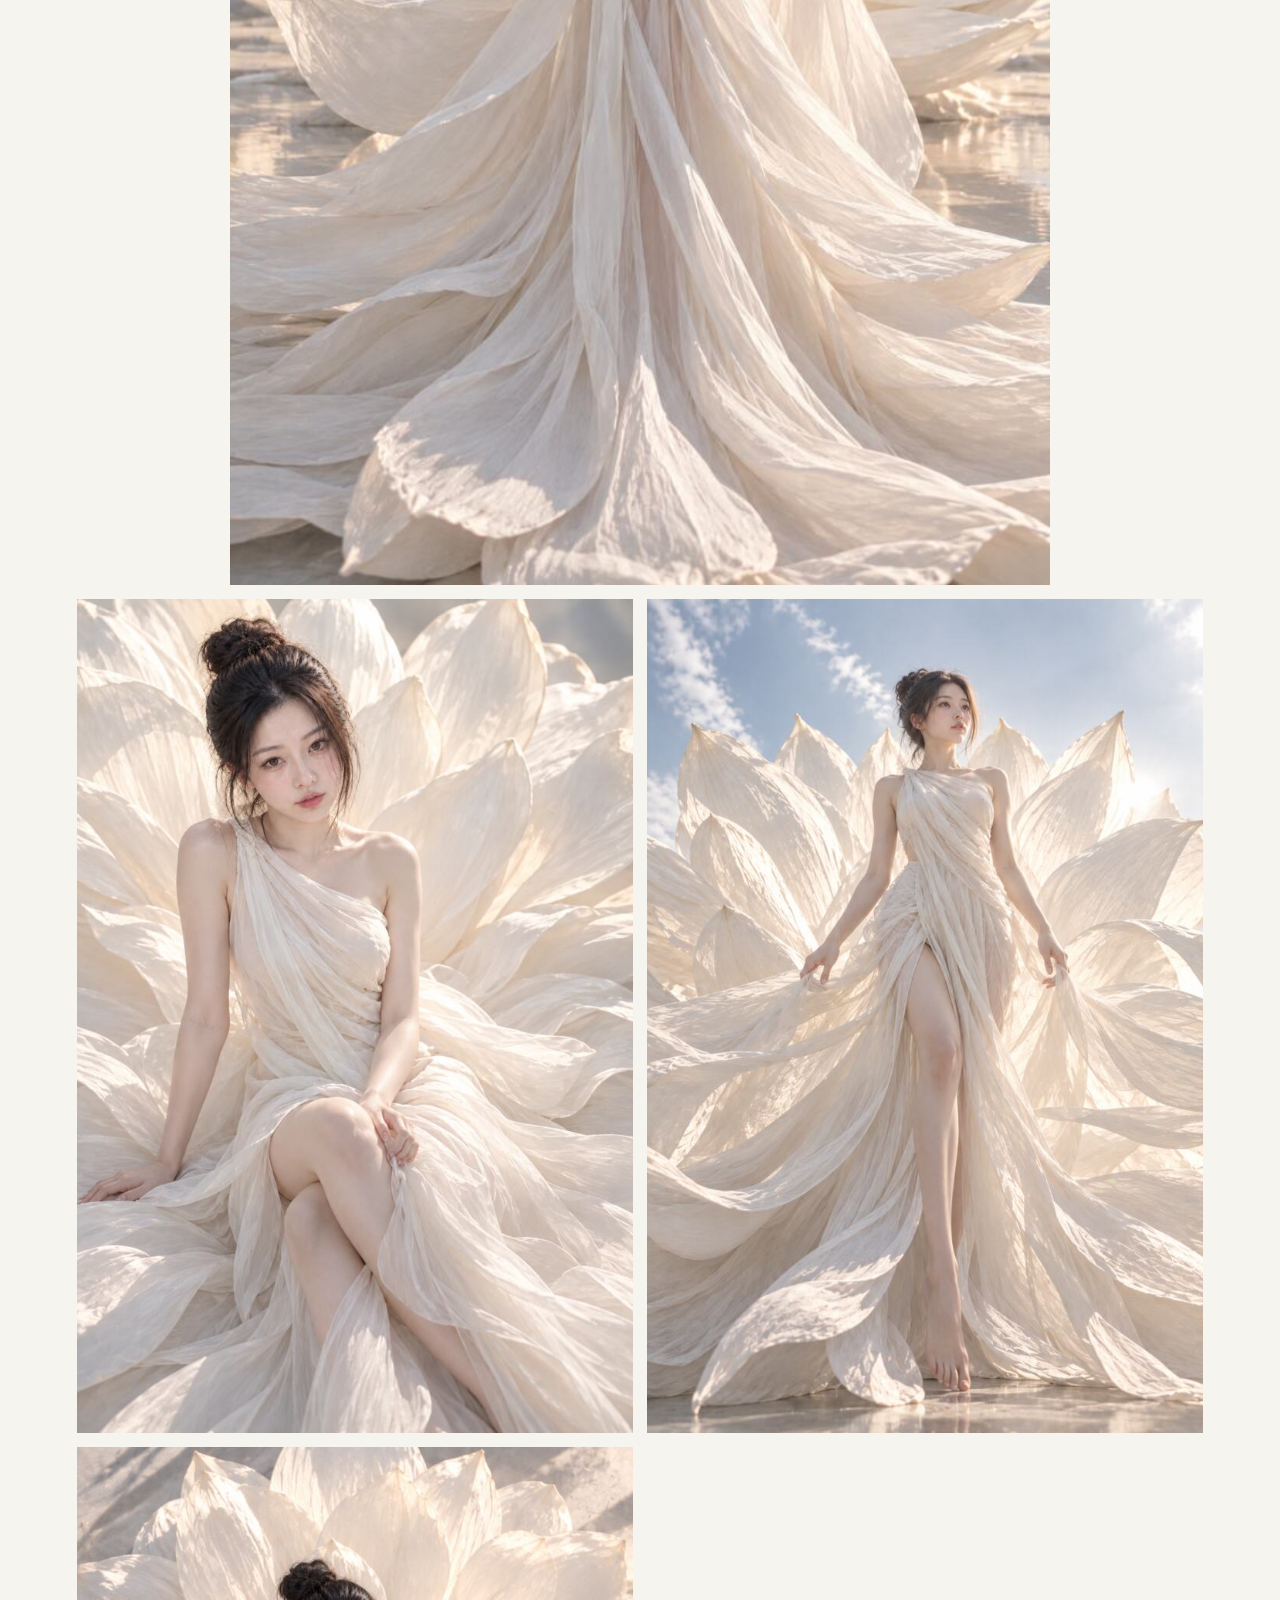
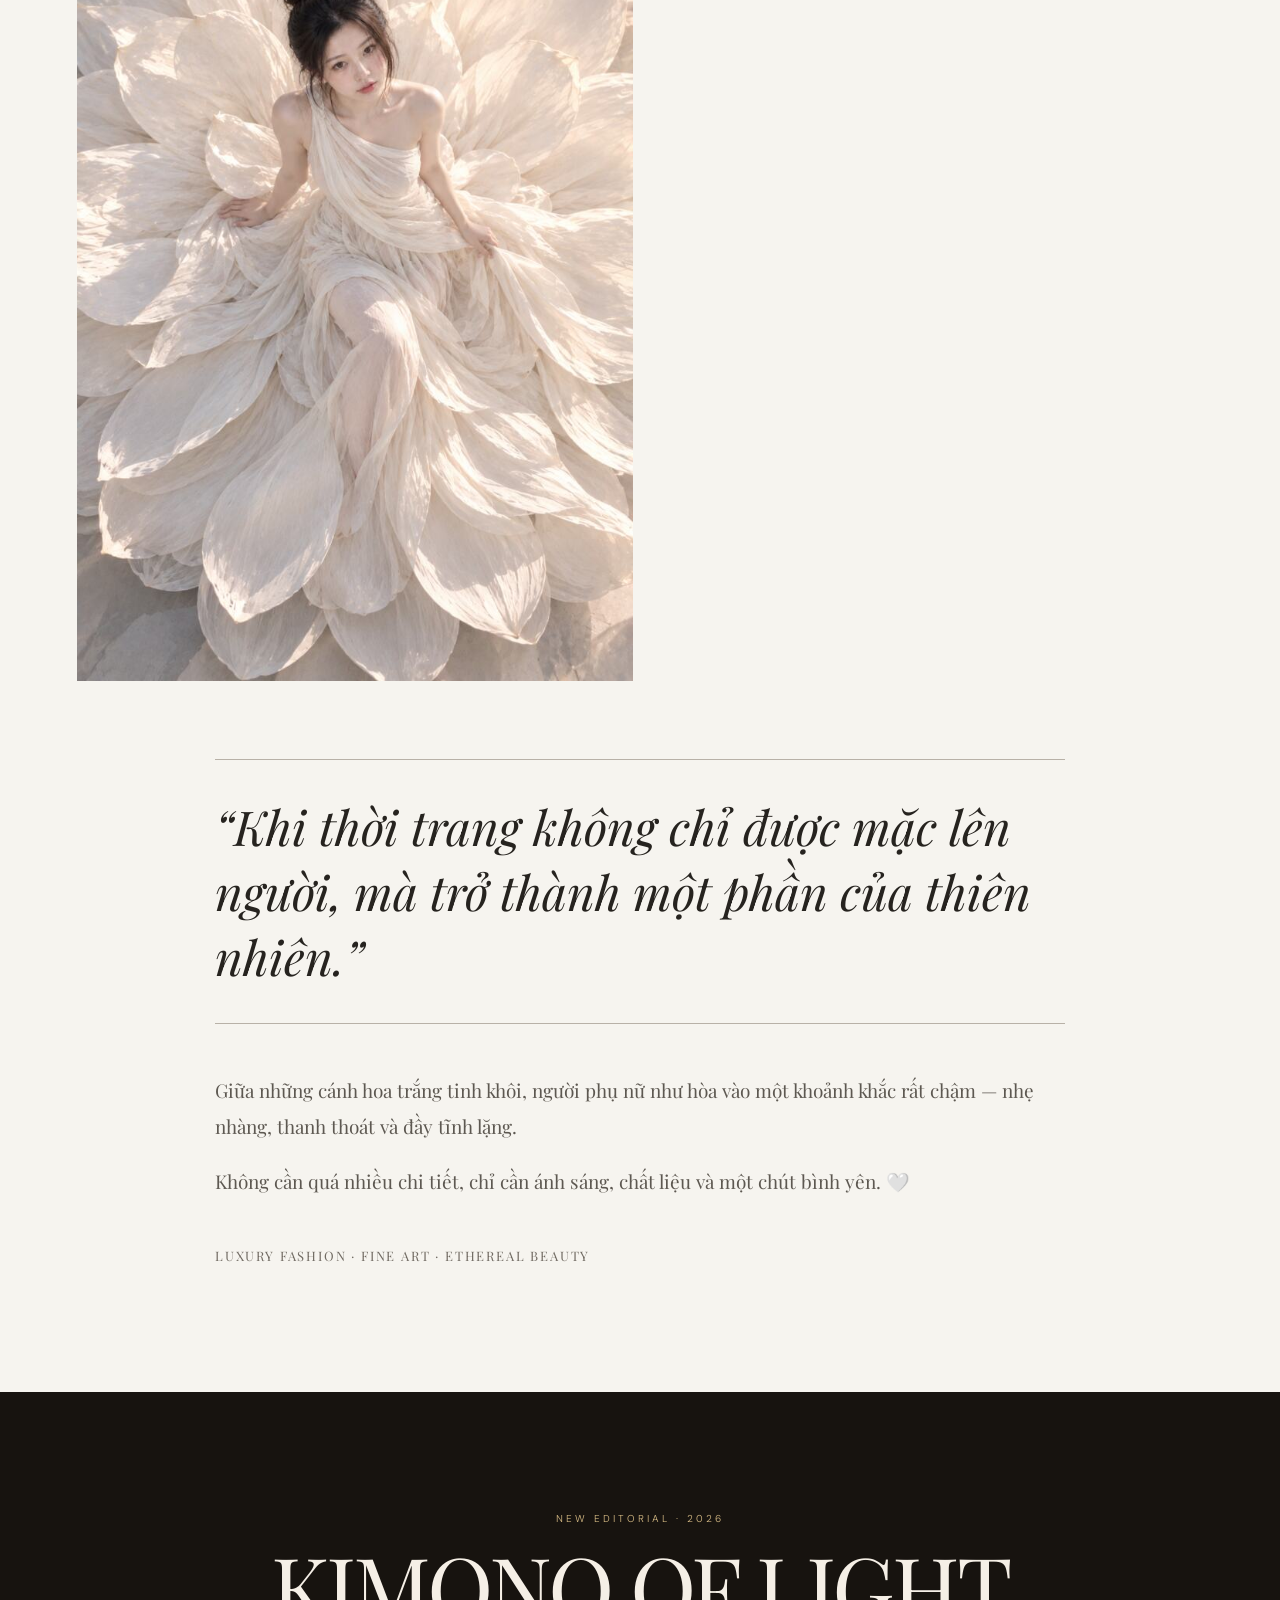
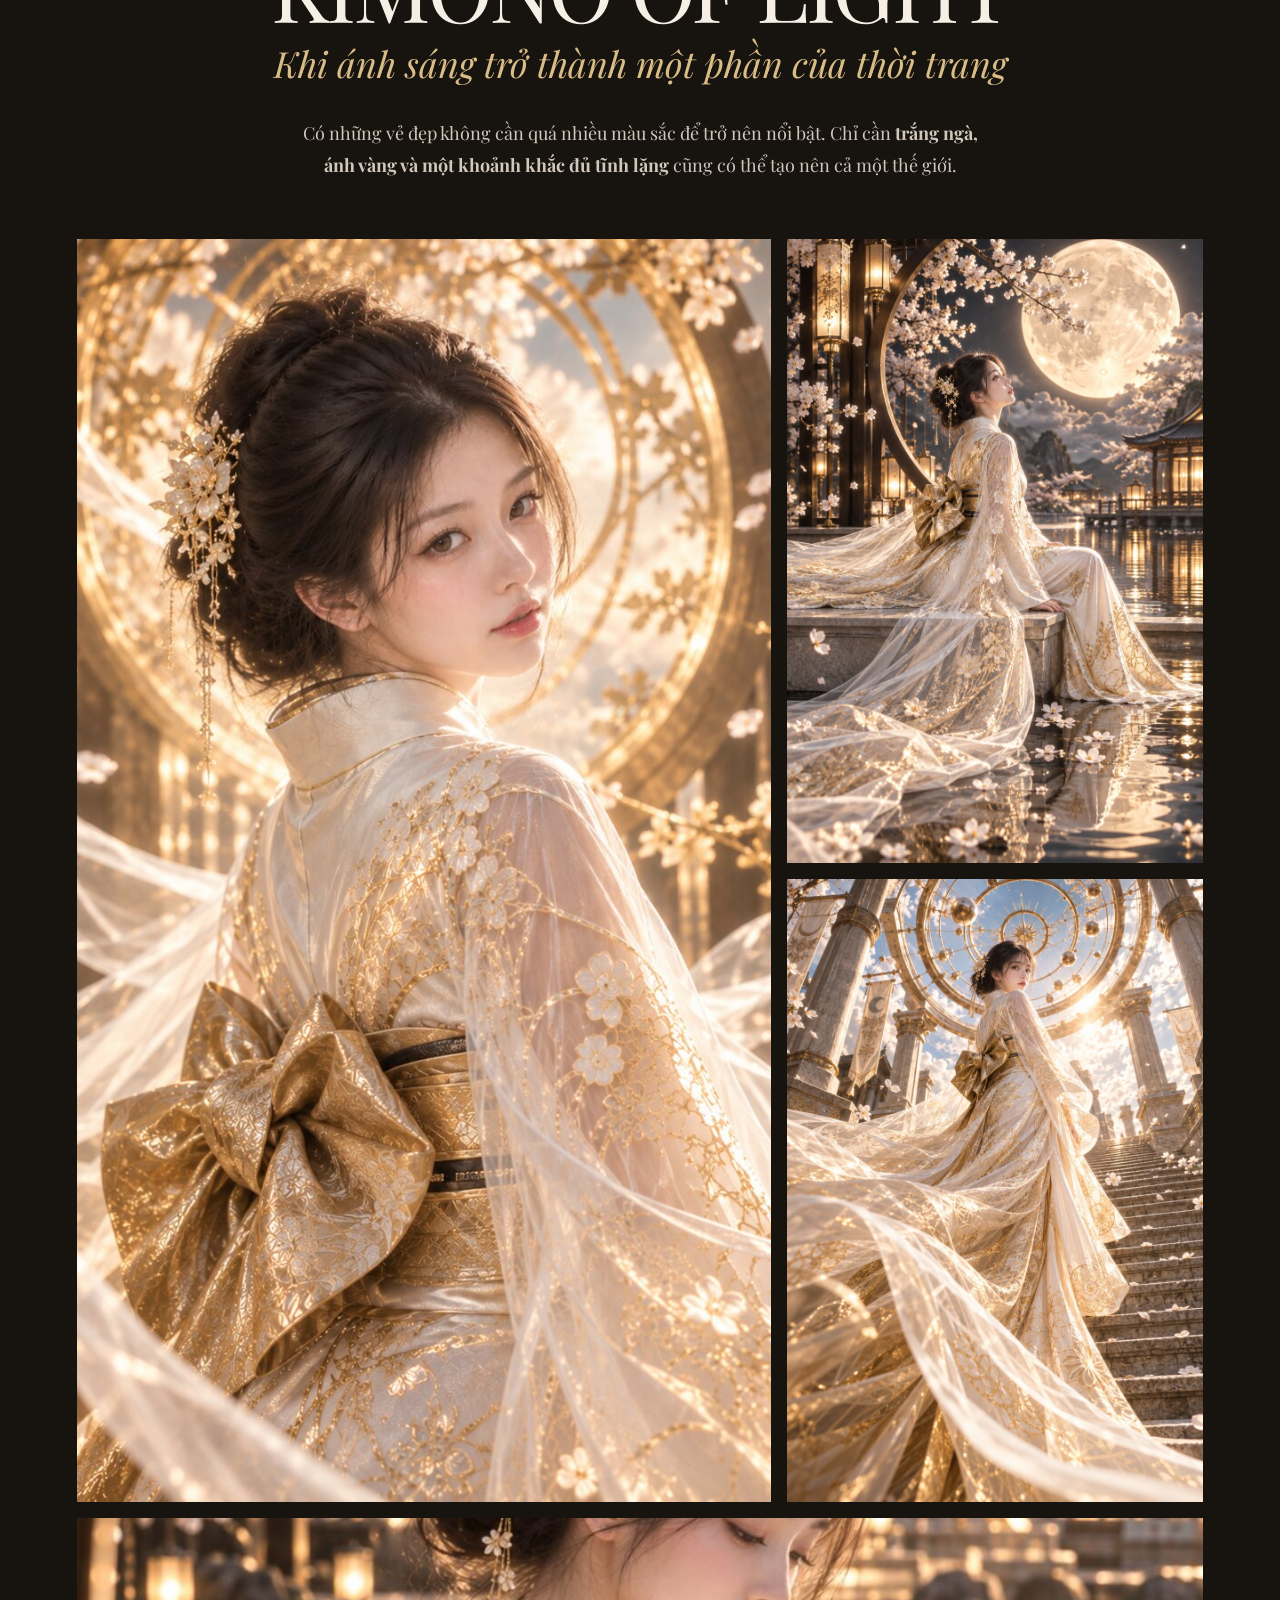
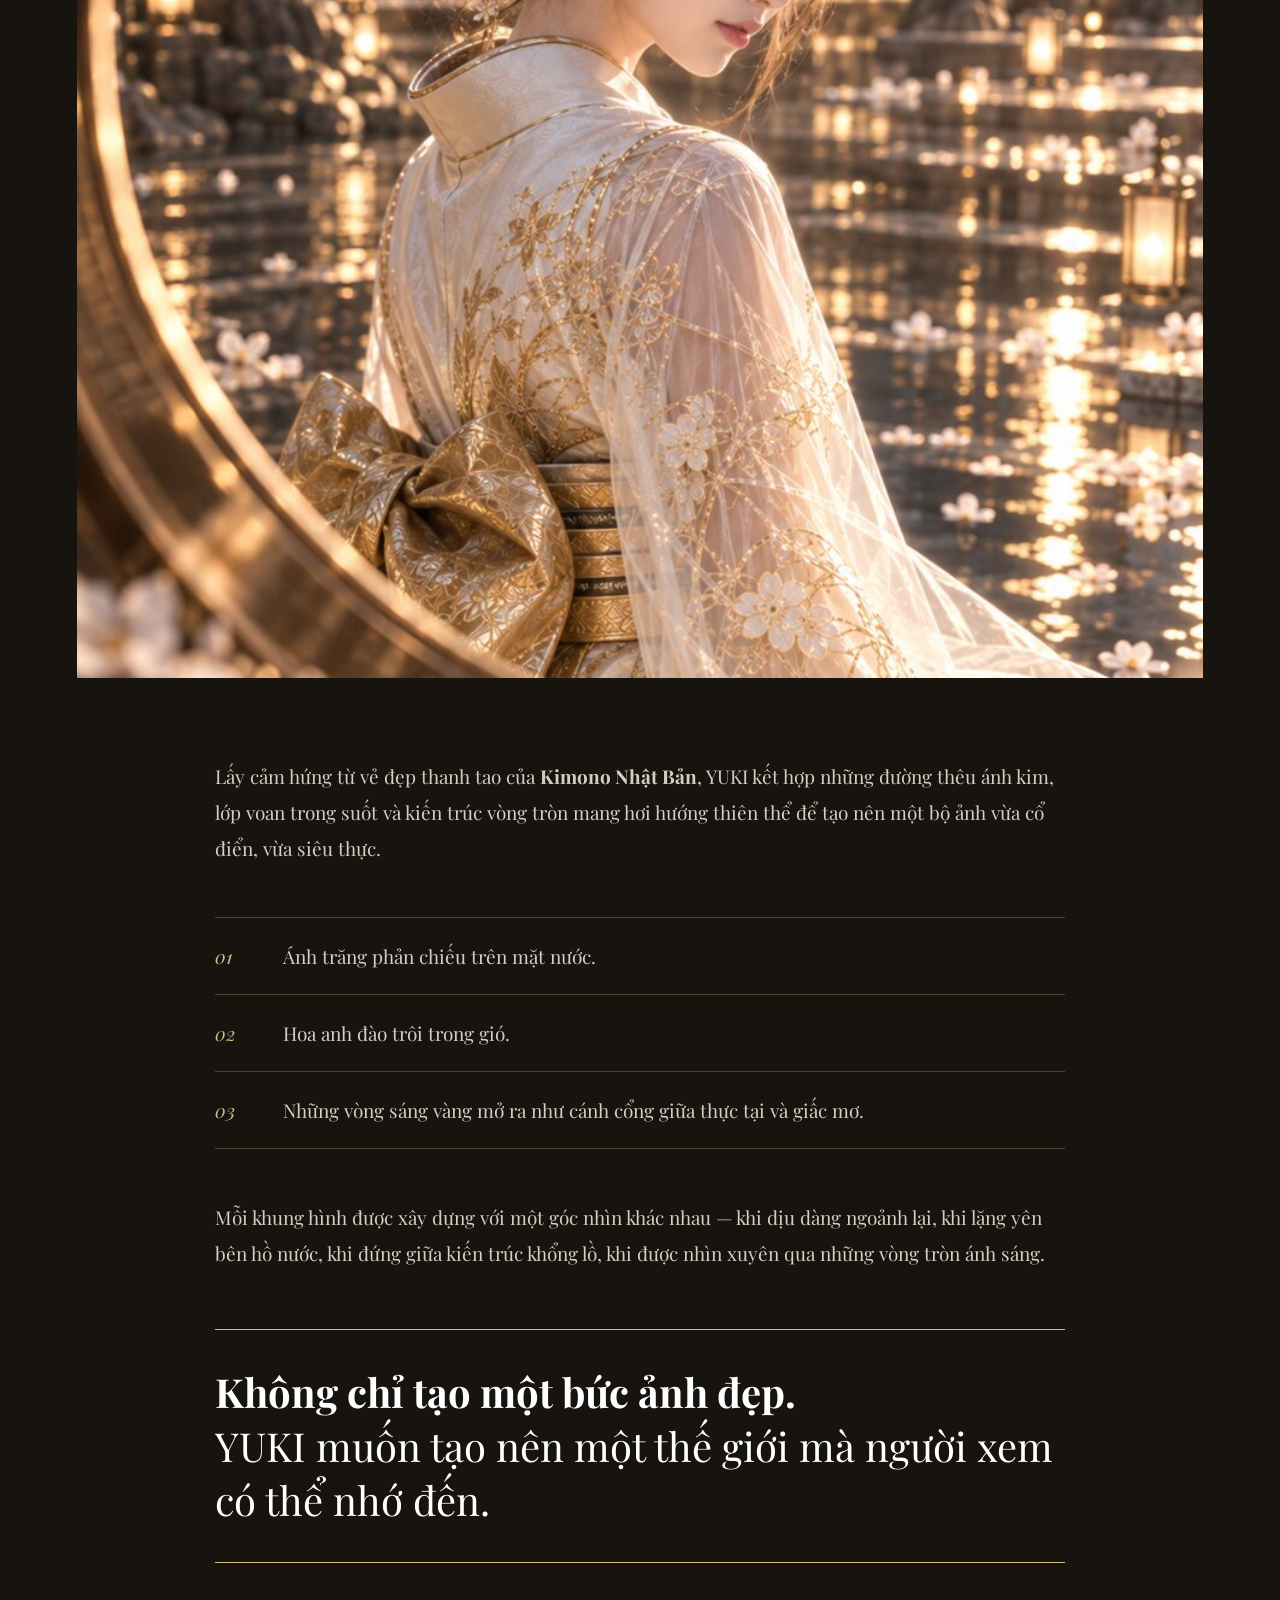
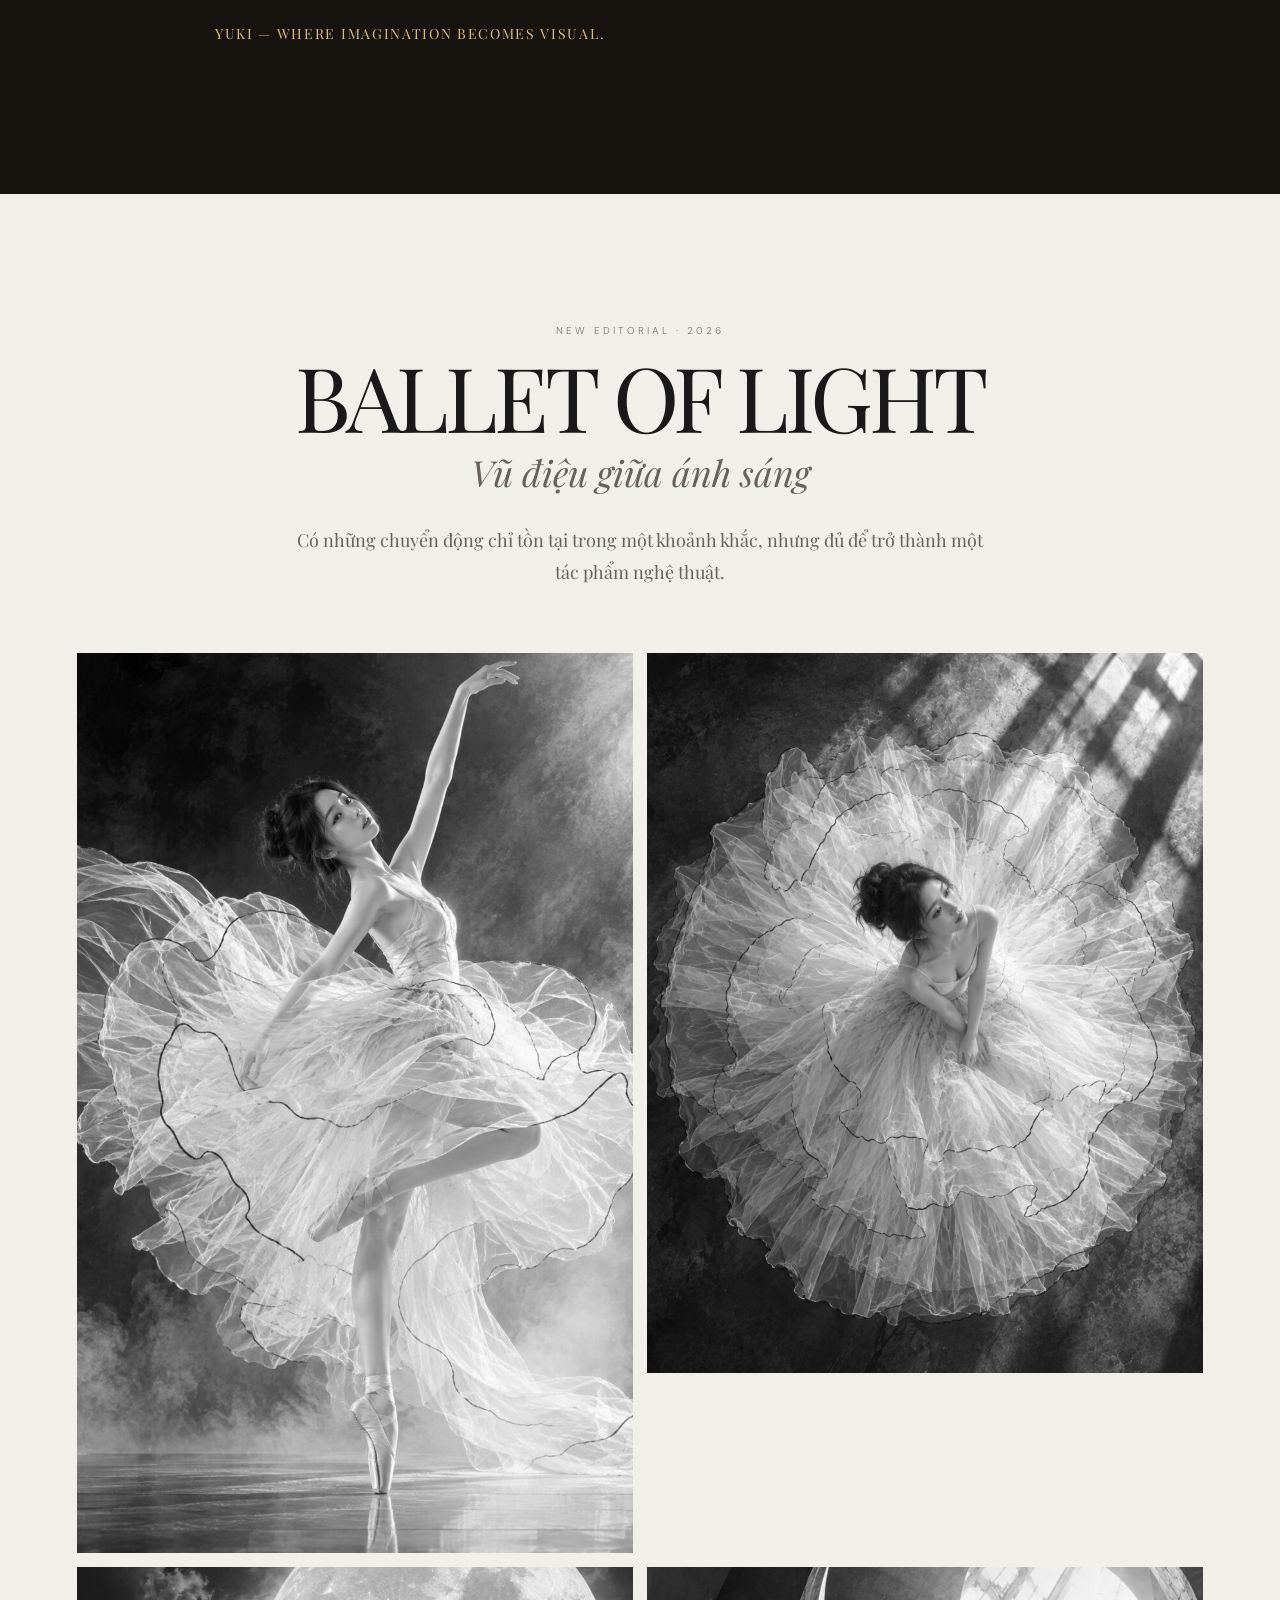
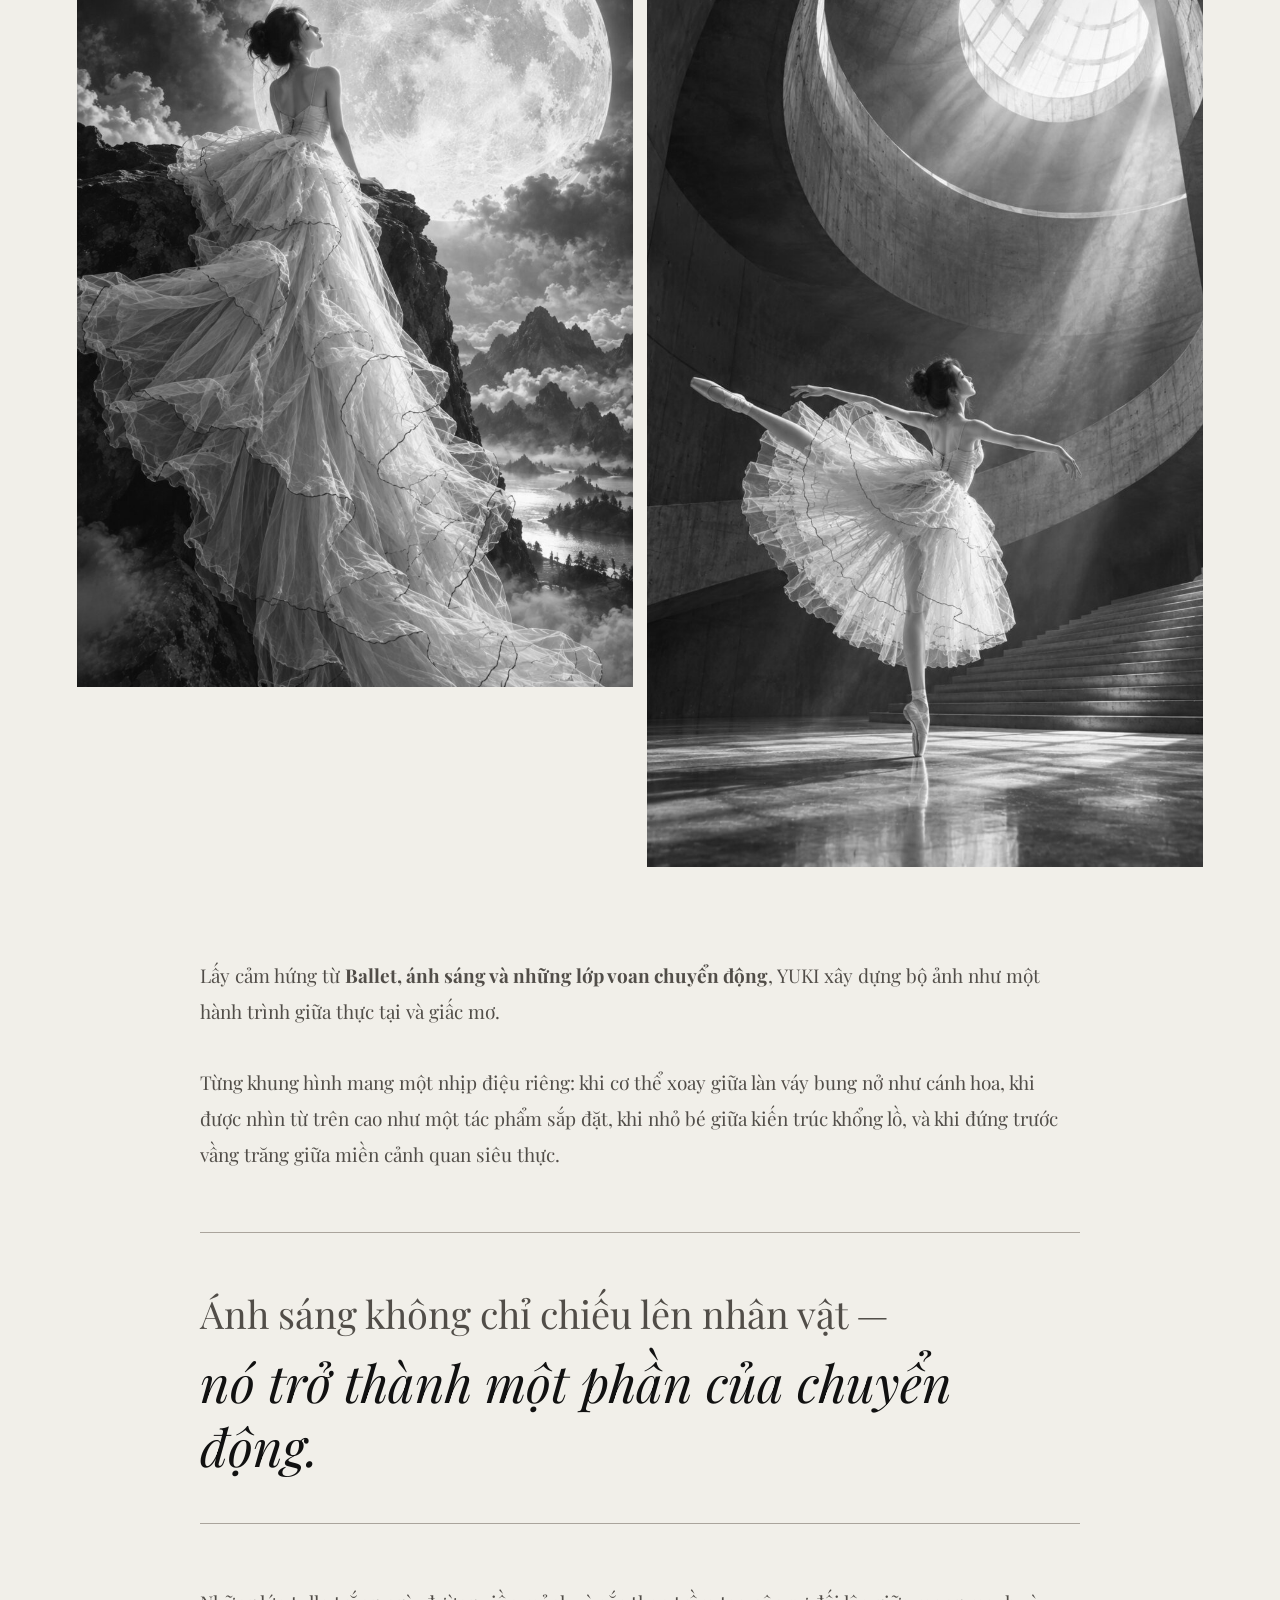
<file: yuki-art.html>
<!doctype html><html lang="vi"><head><meta charset="utf-8"><meta name="viewport" content="width=device-width,initial-scale=1"><meta name="description" content="YUKI Art — AI visual, thiết kế và những bộ ảnh sáng tạo."><title>YUKI — YUKI Art</title><link rel="preconnect" href="https://fonts.googleapis.com"><link rel="preconnect" href="https://fonts.gstatic.com" crossorigin><link href="https://fonts.googleapis.com/css2?family=DM+Sans:wght@300;400;500&family=Playfair+Display:ital,wght@0,400;0,500;1,400&display=swap" rel="stylesheet"><link rel="stylesheet" href="detail.css"><link rel="stylesheet" href="editorial.css?v=20260917-ethereal-bloom"></head><body><header class="topbar"><a class="brand" href="index.html">YUKI</a><a class="back" href="index.html#services"><span class="icon-back" aria-hidden="true"></span>Dịch vụ</a></header><main><section class="detail-hero" style="--image:url('images/yuki-editorial-01.jpg')"><div><p>AI VISUAL · DESIGN · CREATIVE</p><h1>YUKI Art</h1><p class="lead">Biến ý tưởng thành hình ảnh có cảm xúc, mang dấu ấn riêng và câu chuyện của bạn.</p></div></section><section class="detail-main"><div class="detail-intro"><p class="kicker">CREATIVE DIRECTION</p><h2>Nơi trí tưởng tượng thành hình</h2><p>YUKI kết hợp thẩm mỹ, concept và công nghệ AI để tạo nên những hình ảnh độc đáo.</p></div><div class="detail-grid"><article class="detail-card"><span>01</span><h3>AI Visual</h3><p>Concept cá nhân, ảnh cưới, sinh nhật, fashion, beauty và hình ảnh thương hiệu.</p></article><article class="detail-card"><span>02</span><h3>Thiết kế đồ họa</h3><p>Logo, nhận diện, poster, banner, catalogue và ấn phẩm truyền thông.</p></article><article class="detail-card"><span>03</span><h3>AI Learning</h3><p>Chia sẻ kiến thức AI từ cơ bản đến ứng dụng thực tế trong công việc.</p></article></div></section><section class="lotus-story"><div class="lotus-head"><p class="kicker">YUKI EDITORIAL · 2026</p><h2>LOTUS DREAMSCAPE</h2><h3>Miền mơ giữa những cánh sen</h3></div><div class="lotus-gallery"><figure class="lotus-lead-image"><img src="images/lotus-dreamscape-01.jpg" alt="Lotus Dreamscape — người mẫu giữa miền sen trắng" loading="eager"></figure><figure><img src="images/lotus-dreamscape-02.jpg" alt="Lotus Dreamscape — thời trang fine-art giữa sương trắng" loading="eager"></figure><figure><img src="images/lotus-dreamscape-03.jpg" alt="Lotus Dreamscape — khoảnh khắc tĩnh lặng bên hoa sen" loading="eager"></figure><figure><img src="images/lotus-dreamscape-04.jpg" alt="Lotus Dreamscape — ánh sáng dẫn lối qua miền mơ" loading="eager"></figure><figure><img src="images/lotus-dreamscape-05.jpg" alt="Lotus Dreamscape — thiên nhiên và thời trang hòa làm một" loading="eager"></figure></div><article class="lotus-copy"><blockquote>“Giữa muôn cánh sen, có một khoảng lặng dành riêng cho những giấc mơ.”</blockquote><div class="lotus-lines"><p>Không cần rực rỡ để được nhìn thấy.</p><p>Không cần vội vàng để chạm đến vẻ đẹp.</p></div><p>Chỉ cần bước đi thật nhẹ, để ánh sáng dẫn lối qua miền sương trắng — nơi thiên nhiên, thời trang và trí tưởng tượng hòa thành một thế giới không có thật, nhưng lại khiến ta muốn ở lại thật lâu.</p><p class="lotus-signature">YUKI — Where Imagination Becomes Visual.</p><p class="lotus-concept">Concept: Lotus Dreamscape · AI Fine-Art Fashion</p></article></section><section class="ethereal-story"><div class="ethereal-head"><p class="kicker">YUKI EDITORIAL · 2026</p><h2>ETHEREAL BLOOM</h2><h3>Khi thời trang hòa vào thiên nhiên</h3></div><div class="ethereal-gallery"><figure class="ethereal-feature"><img src="images/ethereal-bloom-01.jpg" alt="Ethereal Bloom — thời trang hòa giữa những cánh hoa trắng" loading="eager"></figure><figure><img src="images/ethereal-bloom-02.jpg" alt="Ethereal Bloom — khoảnh khắc thanh thoát và tĩnh lặng" loading="eager"></figure><figure><img src="images/ethereal-bloom-03.jpg" alt="Ethereal Bloom — ánh sáng và chất liệu tinh khôi" loading="eager"></figure><figure><img src="images/ethereal-bloom-04.jpg" alt="Ethereal Bloom — vẻ đẹp fine art nhẹ nhàng" loading="eager"></figure></div><article class="ethereal-copy"><blockquote>“Khi thời trang không chỉ được mặc lên người, mà trở thành một phần của thiên nhiên.”</blockquote><p>Giữa những cánh hoa trắng tinh khôi, người phụ nữ như hòa vào một khoảnh khắc rất chậm — nhẹ nhàng, thanh thoát và đầy tĩnh lặng.</p><p>Không cần quá nhiều chi tiết, chỉ cần ánh sáng, chất liệu và một chút bình yên. 🤍</p><p class="ethereal-signature">Luxury Fashion · Fine Art · Ethereal Beauty</p></article></section><section class="kimono-story"><div class="kimono-story-head"><p class="kicker">NEW EDITORIAL · 2026</p><h2>KIMONO OF LIGHT</h2><h3>Khi ánh sáng trở thành một phần của thời trang</h3><p class="kimono-lead">Có những vẻ đẹp không cần quá nhiều màu sắc để trở nên nổi bật. Chỉ cần <strong>trắng ngà, ánh vàng và một khoảnh khắc đủ tĩnh lặng</strong> cũng có thể tạo nên cả một thế giới.</p></div><div class="kimono-gallery"><figure class="kimono-feature"><img src="images/kimono-of-light-01.jpg" alt="Kimono of Light — người mẫu trong kimono trắng ngà bên kiến trúc vòng sáng" loading="lazy"></figure><figure><img src="images/kimono-of-light-02.jpg" alt="Kimono of Light — chân dung dưới ánh vàng và hoa anh đào" loading="lazy"></figure><figure><img src="images/kimono-of-light-03.jpg" alt="Kimono of Light — khoảnh khắc tĩnh lặng bên hồ nước" loading="lazy"></figure><figure class="kimono-wide"><img src="images/kimono-of-light-04.jpg" alt="Kimono of Light — nhìn xuyên qua vòng tròn ánh sáng" loading="lazy"></figure></div><article class="kimono-copy"><p>Lấy cảm hứng từ vẻ đẹp thanh tao của <strong>Kimono Nhật Bản</strong>, YUKI kết hợp những đường thêu ánh kim, lớp voan trong suốt và kiến trúc vòng tròn mang hơi hướng thiên thể để tạo nên một bộ ảnh vừa cổ điển, vừa siêu thực.</p><div class="kimono-motifs"><p><span>01</span>Ánh trăng phản chiếu trên mặt nước.</p><p><span>02</span>Hoa anh đào trôi trong gió.</p><p><span>03</span>Những vòng sáng vàng mở ra như cánh cổng giữa thực tại và giấc mơ.</p></div><p>Mỗi khung hình được xây dựng với một góc nhìn khác nhau — khi dịu dàng ngoảnh lại, khi lặng yên bên hồ nước, khi đứng giữa kiến trúc khổng lồ, khi được nhìn xuyên qua những vòng tròn ánh sáng.</p><blockquote><strong>Không chỉ tạo một bức ảnh đẹp.</strong><br>YUKI muốn tạo nên một thế giới mà người xem có thể nhớ đến.</blockquote><p class="kimono-signature">YUKI — Where Imagination Becomes Visual.</p></article></section><section class="ballet-story"><div class="ballet-story-head"><p class="kicker">NEW EDITORIAL · 2026</p><h2>BALLET OF LIGHT</h2><h3>Vũ điệu giữa ánh sáng</h3><p>Có những chuyển động chỉ tồn tại trong một khoảnh khắc, nhưng đủ để trở thành một tác phẩm nghệ thuật.</p></div><div class="ballet-gallery"><figure class="ballet-tall"><img src="images/ballet-of-light-01.jpg" alt="Ballet of Light — vũ công trong váy tulle trắng giữa ánh sáng" loading="lazy"></figure><figure><img src="images/ballet-of-light-02.jpg" alt="Ballet of Light — góc nhìn từ trên cao như một tác phẩm sắp đặt" loading="lazy"></figure><figure><img src="images/ballet-of-light-03.jpg" alt="Ballet of Light — vũ công nhỏ bé giữa kiến trúc khổng lồ" loading="lazy"></figure><figure class="ballet-tall"><img src="images/ballet-of-light-04.jpg" alt="Ballet of Light — vũ công trước vầng trăng trong cảnh quan siêu thực" loading="lazy"></figure></div><article class="ballet-copy"><p>Lấy cảm hứng từ <strong>Ballet, ánh sáng và những lớp voan chuyển động</strong>, YUKI xây dựng bộ ảnh như một hành trình giữa thực tại và giấc mơ.</p><p>Từng khung hình mang một nhịp điệu riêng: khi cơ thể xoay giữa làn váy bung nở như cánh hoa, khi được nhìn từ trên cao như một tác phẩm sắp đặt, khi nhỏ bé giữa kiến trúc khổng lồ, và khi đứng trước vầng trăng giữa miền cảnh quan siêu thực.</p><div class="ballet-statement"><p>Ánh sáng không chỉ chiếu lên nhân vật —</p><strong>nó trở thành một phần của chuyển động.</strong></div><p>Những lớp tulle trắng ngà, đường viền mảnh và sắc than trầm tạo nên sự đối lập giữa mong manh và mạnh mẽ, tĩnh lặng và chuyển động, con người và không gian.</p><div class="ballet-rhythm"><span>Một chút ballet.</span><span>Một chút điện ảnh.</span><span>Một chút siêu thực.</span><strong>Và rất nhiều khoảng trống dành cho trí tưởng tượng.</strong></div><p class="ballet-signature">YUKI — Where Imagination Becomes Visual.<br><small>Sáng tạo. Tinh tế. Khác biệt.</small></p></article></section><section class="detail-expanded"><div class="expanded-head"><p class="kicker">DỊCH VỤ SÁNG TẠO</p><h2>Một concept được phát triển riêng cho bạn</h2></div><div class="expanded-grid"><article><span>01</span><h3>Concept cá nhân</h3><p>Ảnh sinh nhật, kỷ niệm, cưới, thời trang và chân dung mang dấu ấn riêng.</p></article><article><span>02</span><h3>Hình ảnh thương hiệu</h3><p>Key visual, poster, banner, catalogue và bộ hình đồng nhất cho truyền thông.</p></article><article><span>03</span><h3>Creative Direction</h3><p>Moodboard, màu sắc, ánh sáng, bố cục và câu chuyện hình ảnh xuyên suốt.</p></article></div><div class="detail-split"><div><p class="kicker">QUY TRÌNH</p><h2>YUKI đồng hành như thế nào?</h2><ol><li><span>01</span><p>Gửi ý tưởng và ảnh tham khảo</p></li><li><span>02</span><p>YUKI phát triển moodboard và hướng hình ảnh</p></li><li><span>03</span><p>Tạo bản nháp để thống nhất phong cách</p></li><li><span>04</span><p>Tinh chỉnh và bàn giao hình ảnh hoàn thiện</p></li></ol></div><aside><p class="kicker">BẠN CẦN CHUẨN BỊ</p><h3>Để trao đổi nhanh hơn</h3><ul><li>Mục đích sử dụng hình ảnh</li><li>Ảnh chân dung hoặc sản phẩm rõ nét</li><li>Phong cách và màu sắc yêu thích</li><li>Kích thước hoặc nền tảng đăng tải</li></ul><a class="mini-contact" href="https://zalo.me/0333280809" target="_blank" rel="noreferrer">YuKi: 0333.28.08.09 (Zalo) <svg class="icon-arrow" viewBox="0 0 20 20" aria-hidden="true"><path d="M5 15 15 5M8 5h7v7"/></svg></a></aside></div></section><section class="article-library"><div class="article-heading"><p class="kicker">YUKI NOTES</p><h2>Bài viết &amp; hướng dẫn</h2><p>Những nội dung ngắn giúp bạn hiểu rõ hơn trước khi lựa chọn.</p></div><div class="article-list"><details open><summary><span>01</span><div><small>Creative Direction</small><h3>Từ cảm hứng đến một concept hình ảnh hoàn chỉnh</h3></div><b aria-hidden="true"></b></summary><div class="article-body"><p>Một concept tốt bắt đầu bằng cảm xúc muốn truyền tải, sau đó mới đến màu sắc, trang phục và bối cảnh. Moodboard cần thống nhất về ánh sáng, chất liệu và nhịp điệu hình ảnh. Khi mỗi lựa chọn đều phục vụ cùng một câu chuyện, bộ ảnh sẽ có dấu ấn rõ ràng thay vì chỉ là những hình đẹp rời rạc.</p></div></details><details><summary><span>02</span><div><small>AI Visual</small><h3>Chuẩn bị ảnh tham khảo để tạo hình ảnh đẹp hơn</h3></div><b aria-hidden="true"></b></summary><div class="article-body"><p>Ảnh chân dung nên rõ mặt, đủ sáng và không bị che khuất. Nếu cần giữ nhận diện, hãy gửi thêm nhiều góc mặt tự nhiên cùng hình trang phục hoặc phong cách mong muốn. Mô tả mục đích sử dụng và tỉ lệ ảnh ngay từ đầu giúp concept được xây dựng đúng cho bài đăng, poster hay ảnh cá nhân.</p></div></details><details><summary><span>03</span><div><small>Thương hiệu</small><h3>Vì sao hình ảnh cần một ngôn ngữ nhất quán?</h3></div><b aria-hidden="true"></b></summary><div class="article-body"><p>Sự nhất quán không có nghĩa mọi hình ảnh phải giống nhau. Đó là việc giữ chung tinh thần qua bảng màu, kiểu ánh sáng, bố cục và cách kể chuyện. Một ngôn ngữ thị giác rõ giúp khách hàng nhận ra thương hiệu nhanh hơn và khiến từng nội dung mới trở thành một phần của tổng thể.</p></div></details></div></section><section class="detail-cta"><p class="kicker">CREATE WITH YUKI</p><h2>Biến ý tưởng của bạn thành hình ảnh</h2><p>Chia sẻ concept hoặc cảm hứng để YUKI cùng bạn phát triển.</p><a class="button" href="lienhe.html">Liên hệ YUKI <svg class="icon-arrow" viewBox="0 0 20 20" aria-hidden="true"><path d="M5 15 15 5M8 5h7v7"/></svg></a></section></main><footer>© 2026 YUKI · TƯ VẤN · SÁNG TẠO · KẾT NỐI</footer></body></html>
</file>
<file: style.css>
:root{--cream:#f3efe8;--paper:#faf8f4;--ink:#31251e;--brown:#5d4638;--muted:#8b7a6d;--gold:#b8925f;--line:#d8cabc;--dark:#29201b}*{box-sizing:border-box}html{scroll-behavior:smooth}body{margin:0;background:var(--cream);color:var(--ink);font-family:'DM Sans',Arial,sans-serif;font-weight:300;overflow-x:hidden}a{color:inherit;text-decoration:none}img{display:block;width:100%}.site-header{position:fixed;inset:0 0 auto;z-index:50;height:82px;padding:0 clamp(24px,5vw,72px);display:flex;align-items:center;justify-content:space-between;color:#fff;border-bottom:1px solid rgba(255,255,255,.25);background:linear-gradient(rgba(20,15,12,.35),transparent);transition:.3s}.brand{font-family:'Playfair Display',serif;font-size:25px;letter-spacing:.25em}.brand span{font-size:9px;color:#d9b67f;margin-left:5px;vertical-align:top}.nav-links{display:flex;gap:34px}.nav-links a{font-size:11px;font-weight:500;letter-spacing:.16em;text-transform:uppercase;position:relative}.nav-links a:after{content:'';position:absolute;left:0;right:100%;bottom:-7px;height:1px;background:#d9b67f;transition:.3s}.nav-links a:hover:after{right:0}.menu-toggle{display:none;background:none;border:0}.hero{height:min(900px,100svh);min-height:680px;position:relative;display:flex;align-items:center;padding:100px clamp(24px,9vw,140px);color:#fff;background:url('images/hero.jpg') center 42%/cover no-repeat}.hero-shade{position:absolute;inset:0;background:linear-gradient(90deg,rgba(24,17,13,.68) 0%,rgba(24,17,13,.3) 50%,rgba(24,17,13,.05) 80%),linear-gradient(0deg,rgba(20,14,10,.32),transparent 50%)}.hero-copy{position:relative;max-width:700px}.eyebrow,.section-kicker{font-size:10px;font-weight:500;letter-spacing:.32em;text-transform:uppercase;color:var(--gold)}.hero .eyebrow{color:#ddc29a}.hero h1,.section h2,.contact-banner h2{font-family:'Playfair Display',serif;font-weight:400;margin:22px 0;font-size:clamp(46px,6.2vw,88px);line-height:1.04;letter-spacing:-.025em}.hero h1 em,.intro h2 em,.contact-banner h2 em{font-weight:400}.hero-intro{max-width:555px;font-size:15px;line-height:1.9;color:rgba(255,255,255,.82)}.hero-actions{display:flex;align-items:center;gap:32px;margin-top:38px}.button{display:inline-flex;align-items:center;justify-content:center;gap:15px;padding:15px 25px;text-transform:uppercase;font-size:10px;font-weight:500;letter-spacing:.19em;transition:.3s}.button-solid{background:#c39c68;color:#fff}.button-solid:hover{background:#a97e49;transform:translateY(-2px)}.text-link{font-size:11px;letter-spacing:.13em;text-transform:uppercase;border-bottom:1px solid rgba(255,255,255,.55);padding-bottom:7px}.scroll-cue{position:absolute;z-index:2;bottom:32px;right:clamp(24px,5vw,72px);font-size:8px;letter-spacing:.22em;display:flex;align-items:center;gap:13px}.scroll-cue span{width:48px;height:1px;background:rgba(255,255,255,.65)}.section{padding:clamp(85px,10vw,145px) clamp(24px,7vw,110px);max-width:1600px;margin:auto}.intro-grid{display:grid;grid-template-columns:1.05fr .8fr;gap:12vw;align-items:center;margin-top:25px}.intro h2{font-size:clamp(42px,5vw,70px)}.intro-copy{font-family:'Playfair Display',serif;font-size:18px;line-height:1.9;color:var(--brown)}.intro-copy p+p{margin-top:22px}.signature{font-family:'Playfair Display',serif;font-style:italic;font-size:28px;margin-top:35px;color:var(--gold)}.signature span{font-family:'DM Sans';font-style:normal;font-size:9px;letter-spacing:.18em;color:var(--muted);margin-left:9px}.services{max-width:none;background:var(--paper)}.section-head{display:flex;justify-content:space-between;align-items:end;margin:0 auto 48px;max-width:1380px}.section-head h2{font-size:clamp(38px,4vw,58px);margin:12px 0 0}.section-head>p{max-width:340px;line-height:1.75;color:var(--muted);font-size:13px}.service-grid{max-width:1380px;margin:auto;display:grid;grid-template-columns:repeat(4,1fr);gap:13px}.service-card{height:430px;position:relative;overflow:hidden;padding:26px;color:#fff;display:flex;flex-direction:column;justify-content:space-between;background:linear-gradient(0deg,rgba(20,14,11,.72),rgba(20,14,11,.03) 75%),var(--image) center/cover;transition:transform .55s cubic-bezier(.2,.7,.2,1)}.service-card.wide{grid-column:span 2}.service-card:after{content:'';position:absolute;inset:0;background:rgba(80,55,37,.12);transition:.45s}.service-card:hover{transform:translateY(-5px)}.service-card:hover:after{background:rgba(20,12,8,.25)}.service-card>div,.service-card>.number{position:relative;z-index:1}.number{font-size:10px;letter-spacing:.18em}.service-card p,.journal-grid p{font-size:9px;letter-spacing:.2em;text-transform:uppercase;margin:0 0 10px;color:#e0c49a}.service-card h3{font-family:'Playfair Display';font-size:clamp(24px,2.2vw,34px);font-weight:400;margin:0 0 18px}.card-link{font-size:9px;letter-spacing:.18em;text-transform:uppercase;border-bottom:1px solid rgba(255,255,255,.6);padding-bottom:5px}.process-grid{display:grid;grid-template-columns:repeat(3,1fr);margin-top:50px;border-top:1px solid var(--line)}.process article{padding:38px 8vw 10px 0;border-right:1px solid var(--line)}.process article+article{padding-left:45px}.process article:last-child{border-right:0}.process article span{font-family:'Playfair Display';font-style:italic;color:var(--gold)}.process article h3{font-family:'Playfair Display';font-size:29px;font-weight:400;margin:24px 0 14px}.process article p{font-size:13px;color:var(--muted);line-height:1.8}.explore{max-width:none;background:#eae2d8}.journal-grid{max-width:1380px;margin:auto;display:grid;grid-template-columns:1.35fr .65fr;gap:18px}.journal-main,.journal-side article{position:relative;overflow:hidden}.journal-main{height:660px}.journal-side{display:grid;gap:18px}.journal-side article{height:321px}.journal-grid img{height:100%;object-fit:cover;transition:.7s}.journal-grid article:hover img{transform:scale(1.025)}.journal-grid article:after{content:'';position:absolute;inset:35% 0 0;background:linear-gradient(transparent,rgba(20,13,9,.78))}.journal-grid article>div{position:absolute;z-index:2;left:30px;right:30px;bottom:26px;color:#fff}.journal-grid h3{font-family:'Playfair Display';font-weight:400;font-size:28px;margin:0}.contact-banner{min-height:570px;background:linear-gradient(90deg,rgba(31,23,18,.91),rgba(31,23,18,.62)),url('images/lien-he.jpg') center/cover;color:#fff;display:grid;place-items:center;text-align:center;padding:80px 24px}.contact-banner h2{font-size:clamp(43px,5vw,68px)}.contact-banner>div>p:not(.section-kicker){font-size:14px;color:#d6c8bd;margin-bottom:30px}.button-light{border:1px solid #cfb184}.button-light:hover{background:#cfb184;color:var(--dark)}footer{background:#211a16;color:#cbbdb2;text-align:center;padding:65px 25px 30px}footer>p{font-family:'Playfair Display';font-style:italic;color:#9f8b7d}footer>div{display:flex;justify-content:center;gap:28px;margin:34px 0 50px}footer>div a{font-size:10px;letter-spacing:.15em;text-transform:uppercase}footer small{font-size:9px;letter-spacing:.12em;color:#77695f}.floating-contact{position:fixed;z-index:45;right:22px;bottom:20px;padding:10px 13px 10px 10px;background:rgba(250,248,244,.94);backdrop-filter:blur(12px);box-shadow:0 10px 35px rgba(35,24,17,.2);display:flex;align-items:center;gap:10px;color:var(--ink)}.floating-contact>span{display:grid;place-items:center;width:34px;height:34px;border-radius:50%;background:var(--dark);color:#d4b17e;font-family:'Playfair Display'}.floating-contact div{display:grid}.floating-contact strong{font-family:'Playfair Display';font-size:12px;letter-spacing:.1em}.floating-contact small{font-size:8px;color:var(--muted)}.floating-contact b{font-weight:400;margin-left:4px}.reveal{opacity:0;transform:translateY(24px);transition:opacity .8s ease,transform .8s ease}.reveal.visible{opacity:1;transform:none}.service-card:nth-child(2),.process article:nth-child(2){transition-delay:.08s}.service-card:nth-child(3),.process article:nth-child(3){transition-delay:.16s}@media(prefers-reduced-motion:reduce){*{scroll-behavior:auto!important}.reveal{opacity:1;transform:none;transition:none}}
@media(max-width:900px){.site-header{height:70px}.menu-toggle{display:grid;gap:7px;padding:10px}.menu-toggle i{width:24px;height:1px;background:#fff}.nav-links{position:fixed;inset:70px 0 auto;background:var(--paper);color:var(--ink);padding:35px;display:grid;gap:24px;transform:translateY(-140%);transition:.4s;box-shadow:0 15px 40px rgba(30,20,15,.12)}.menu-open .nav-links{transform:none}.service-grid{grid-template-columns:repeat(2,1fr)}.service-card.wide{grid-column:span 1}.intro-grid{grid-template-columns:1fr;gap:35px}.journal-main{height:520px}.journal-side article{height:251px}}
@media(max-width:600px){.hero{min-height:720px;align-items:end;padding-bottom:120px;background-position:58% center}.hero h1{font-size:48px}.hero-actions{align-items:flex-start;flex-direction:column;gap:24px}.scroll-cue{display:none}.section{padding:80px 20px}.section-head{display:block}.section-head>p{margin-top:20px}.service-grid{grid-template-columns:1fr;gap:10px}.service-card{height:410px}.process-grid{grid-template-columns:1fr}.process article,.process article+article{padding:30px 0;border-right:0;border-bottom:1px solid var(--line)}.journal-grid{grid-template-columns:1fr}.journal-main{height:440px}.journal-side article{height:300px}.floating-contact div{display:none}footer>div{flex-wrap:wrap;gap:18px}.intro-copy{font-size:16px}}

/* Keep the original hero artwork fully visible without cropping or zooming. */
.hero{width:100%;height:auto;min-height:0;aspect-ratio:3/1;display:block;padding:0;background-color:var(--cream);background-position:center top;background-size:100% auto;background-repeat:no-repeat}
.hero-shade,.hero-copy,.scroll-cue{display:none}
@media(max-width:600px){.hero{height:auto;min-height:0;aspect-ratio:3/1;padding:0;background-position:center top;background-size:100% auto}}

.service-card.full{grid-column:1/-1;height:360px;background-position:center 38%}
@media(max-width:900px){.service-card.full{grid-column:1/-1}}
@media(max-width:600px){.service-card.full{grid-column:auto;height:410px}}


/* Crisp SVG arrows and recognizable Zalo action. */
.icon-arrow{display:inline-block;width:16px;height:16px;flex:0 0 16px;vertical-align:-3px;fill:none;stroke:currentColor;stroke-width:1.35;stroke-linecap:round;stroke-linejoin:round;transition:transform .25s ease}
.text-link,.card-link,.button-light{display:inline-flex;align-items:center;gap:9px}
.service-card:hover .icon-arrow,.button-light:hover .icon-arrow,.text-link:hover .icon-arrow{transform:translate(2px,-2px)}
.floating-contact{border:1px solid rgba(48,113,226,.16);border-radius:14px;padding:9px 12px 9px 9px}
.floating-contact>.zalo-logo{display:grid;place-items:center;width:42px;height:42px;border-radius:11px;background:#2878f0;color:#fff;font:700 13px/1 Arial,sans-serif;letter-spacing:-.7px;box-shadow:0 5px 14px rgba(40,120,240,.24)}
.floating-contact .icon-arrow{width:17px;height:17px;margin-left:5px;color:#2878f0}
@media(max-width:600px){.floating-contact{right:14px;bottom:14px;padding:7px}.floating-contact>.zalo-logo{width:42px;height:42px}.floating-contact .icon-arrow{display:none}}

/* Premium contact action inside the sliding navigation. */
.nav-contact{display:inline-flex!important;align-items:center;gap:9px}
.nav-zalo,.nav-contact-arrow{display:none}
@media(max-width:900px){
 .nav-links{padding:30px 24px 28px;gap:0}
 .nav-links>a{padding:17px 2px;border-bottom:1px solid var(--line);font:400 13px/1 'DM Sans';letter-spacing:.18em}
 .nav-links>a:after{display:none}
 .nav-links .nav-contact{margin-top:22px;padding:10px 11px 10px 10px;border:1px solid #b8925f;border-radius:14px;background:#29201b;color:#fff;box-shadow:0 14px 34px rgba(41,32,27,.16);min-height:60px}
 .nav-contact .nav-zalo{display:grid;place-items:center;width:38px;height:38px;border-radius:10px;background:#2878f0;color:#fff;font:700 12px/1 Arial,sans-serif;letter-spacing:-.6px}
 .nav-contact>span:nth-child(2){font-size:11px;letter-spacing:.2em;margin-left:3px}
 .nav-contact-arrow{display:block;width:18px;height:18px;margin-left:auto;fill:none;stroke:#d6b77e;stroke-width:1.35;stroke-linecap:round;stroke-linejoin:round}
 .menu-open .nav-contact-arrow{animation:contactArrow .45s .18s both}
}
@keyframes contactArrow{from{opacity:0;transform:translate(-4px,4px)}to{opacity:1;transform:none}}
</file>
<file: detail.css>
:root{--cream:#f3efe8;--paper:#faf8f4;--ink:#31251e;--muted:#837368;--gold:#b8925f;--line:#d8cabc}*{box-sizing:border-box}html{scroll-behavior:smooth}body{margin:0;background:var(--cream);color:var(--ink);font-family:'DM Sans',Arial,sans-serif;font-weight:300}a{color:inherit;text-decoration:none}.topbar{height:76px;padding:0 clamp(20px,6vw,80px);display:flex;align-items:center;justify-content:space-between;border-bottom:1px solid var(--line);background:rgba(243,239,232,.92);backdrop-filter:blur(12px);position:sticky;top:0;z-index:10}.brand{font-family:'Playfair Display';font-size:23px;letter-spacing:.24em}.back{font-size:10px;letter-spacing:.18em;text-transform:uppercase}.detail-hero{min-height:510px;color:#fff;display:grid;place-items:center;text-align:center;padding:80px 24px;background:linear-gradient(rgba(32,22,16,.35),rgba(32,22,16,.7)),var(--image) center/cover}.detail-hero p,.kicker{font-size:10px;letter-spacing:.3em;text-transform:uppercase;color:#dfc296}.detail-hero h1{font-family:'Playfair Display';font-weight:400;font-size:clamp(43px,7vw,78px);line-height:1.05;margin:20px 0}.detail-hero .lead{max-width:650px;margin:auto;color:#eee5dc;font-size:15px;line-height:1.8;letter-spacing:0;text-transform:none}.detail-main{max-width:1240px;margin:auto;padding:90px clamp(20px,5vw,65px)}.detail-intro{text-align:center;max-width:740px;margin:0 auto 60px}.detail-intro h2{font-family:'Playfair Display';font-weight:400;font-size:clamp(34px,4vw,50px);margin:14px 0}.detail-intro p{color:var(--muted);line-height:1.9}.detail-grid{display:grid;grid-template-columns:repeat(3,1fr);gap:16px}.detail-card{background:var(--paper);border:1px solid var(--line);padding:38px 30px;min-height:290px;transition:.35s}.detail-card:hover{transform:translateY(-5px);box-shadow:0 18px 50px rgba(55,39,28,.08)}.detail-card span{font-family:'Playfair Display';font-style:italic;color:var(--gold)}.detail-card h3{font-family:'Playfair Display';font-weight:400;font-size:25px;margin:24px 0 16px}.detail-card p,.detail-card li{font-size:13px;line-height:1.85;color:var(--muted)}.detail-card ul{padding-left:17px}.notice{max-width:850px;margin:55px auto 0;padding:25px;border:1px solid var(--line);text-align:center;color:var(--muted);font-size:12px;line-height:1.8}.detail-cta{text-align:center;background:#29201b;color:#fff;padding:85px 20px}.detail-cta h2{font-family:'Playfair Display';font-weight:400;font-size:clamp(34px,4vw,52px);margin:12px}.detail-cta p{color:#c9bbb0}.button{display:inline-block;border:1px solid #c9a977;padding:14px 25px;margin-top:18px;font-size:10px;letter-spacing:.18em;text-transform:uppercase;transition:.3s}.button:hover{background:#c9a977;color:#29201b}footer{text-align:center;padding:28px;font-size:9px;letter-spacing:.15em;color:var(--muted)}@media(max-width:850px){.detail-grid{grid-template-columns:1fr}.detail-card{min-height:auto}}@media(max-width:560px){.detail-hero{min-height:430px}.detail-main{padding-top:65px}.back{font-size:8px}.detail-card{padding:30px 24px}}


/* Crisp SVG arrow treatment. */
.icon-arrow{display:inline-block;width:16px;height:16px;flex:0 0 16px;fill:none;stroke:currentColor;stroke-width:1.35;stroke-linecap:round;stroke-linejoin:round;transition:transform .25s ease}
.icon-back{position:relative;display:inline-block;width:18px;height:10px;margin-right:8px}.icon-back::before{content:"";position:absolute;left:0;top:4px;width:17px;height:1px;background:currentColor}.icon-back::after{content:"";position:absolute;left:0;top:1px;width:6px;height:6px;border-left:1px solid currentColor;border-bottom:1px solid currentColor;transform:rotate(45deg)}
.back,.button{display:inline-flex;align-items:center;justify-content:center;gap:10px}.button:hover .icon-arrow{transform:translate(2px,-2px)}

.detail-expanded{padding:100px clamp(20px,6vw,90px);background:#ebe2d7}.expanded-head{max-width:760px;margin:0 auto 55px;text-align:center}.expanded-head h2,.detail-split h2{font:400 clamp(34px,4.5vw,58px)/1.12 'Playfair Display';margin:14px 0}.expanded-grid{max-width:1320px;margin:auto;display:grid;grid-template-columns:repeat(3,1fr);border-top:1px solid #cdbdac;border-left:1px solid #cdbdac}.expanded-grid article{padding:42px clamp(24px,3vw,42px);min-height:285px;border-right:1px solid #cdbdac;border-bottom:1px solid #cdbdac}.expanded-grid span,.detail-split ol span{font:italic 15px 'Playfair Display';color:var(--gold)}.expanded-grid h3{font:400 27px 'Playfair Display';margin:35px 0 16px}.expanded-grid p{font-size:13px;line-height:1.85;color:var(--muted)}.detail-split{max-width:1180px;margin:100px auto 0;display:grid;grid-template-columns:1.2fr .8fr;gap:10vw;align-items:start}.detail-split ol{list-style:none;margin:38px 0 0;padding:0;border-top:1px solid #cdbdac}.detail-split ol li{display:grid;grid-template-columns:48px 1fr;align-items:center;border-bottom:1px solid #cdbdac;padding:18px 0}.detail-split ol p{margin:0;font:400 17px/1.5 'Playfair Display'}.detail-split aside{background:#29201b;color:#fff;padding:42px}.detail-split aside h3{font:400 30px/1.2 'Playfair Display';margin:14px 0 28px}.detail-split aside ul{list-style:none;padding:0;margin:0 0 32px}.detail-split aside li{padding:13px 0;border-bottom:1px solid rgba(255,255,255,.13);font-size:13px;color:#d4c8be}.detail-split aside li:before{content:"—";color:#c9a977;margin-right:12px}.mini-contact{display:inline-flex;align-items:center;gap:8px;color:#e1c08e;font-size:10px;letter-spacing:.13em;text-transform:uppercase}.mini-contact:hover .icon-arrow{transform:translate(2px,-2px)}
.detail-hero>div{max-width:780px}.detail-hero:after{content:"";position:absolute;inset:0;border:1px solid rgba(255,255,255,.18);margin:20px;pointer-events:none}.detail-hero{position:relative}.detail-hero>div{position:relative;z-index:1}
@media(max-width:850px){.expanded-grid{grid-template-columns:1fr}.expanded-grid article{min-height:auto}.detail-split{grid-template-columns:1fr;gap:55px}.detail-expanded{padding-top:75px;padding-bottom:75px}}
@media(max-width:560px){.expanded-head{text-align:left}.expanded-grid article{padding:30px 24px}.detail-split{margin-top:70px}.detail-split aside{padding:30px 24px}.detail-hero:after{margin:10px}}

.article-library{padding:100px clamp(20px,6vw,90px);background:var(--paper)}.article-heading{max-width:760px;margin:0 auto 55px;text-align:center}.article-heading h2{font:400 clamp(36px,4.5vw,58px)/1.1 'Playfair Display';margin:14px 0}.article-heading>p:last-child{color:var(--muted);font-size:14px;line-height:1.7}.article-list{max-width:1040px;margin:auto;border-top:1px solid var(--line)}.article-list details{border-bottom:1px solid var(--line)}.article-list summary{list-style:none;cursor:pointer;display:grid;grid-template-columns:55px 1fr 30px;gap:20px;align-items:center;padding:28px 0}.article-list summary::-webkit-details-marker{display:none}.article-list summary>span{font:italic 16px 'Playfair Display';color:var(--gold)}.article-list summary small{font-size:9px;letter-spacing:.2em;text-transform:uppercase;color:var(--muted)}.article-list summary h3{font:400 clamp(21px,2.5vw,30px)/1.25 'Playfair Display';margin:6px 0 0}.article-list summary b{position:relative;width:26px;height:26px;border:1px solid var(--line);border-radius:50%}.article-list summary b:before,.article-list summary b:after{content:"";position:absolute;left:7px;right:7px;top:12px;height:1px;background:var(--ink);transition:.25s}.article-list summary b:after{transform:rotate(90deg)}.article-list details[open] summary b:after{transform:rotate(0)}.article-body{padding:0 50px 30px 75px;max-width:850px}.article-body p{font:17px/1.8 'Playfair Display';color:#68584d;margin:0}.article-list details[open] .article-body{animation:articleOpen .35s ease both}@keyframes articleOpen{from{opacity:0;transform:translateY(-8px)}to{opacity:1;transform:none}}@media(max-width:560px){.article-library{padding-top:75px;padding-bottom:75px}.article-heading{text-align:left}.article-list summary{grid-template-columns:34px 1fr 28px;gap:12px;padding:22px 0}.article-body{padding:0 0 25px 46px}.article-body p{font-size:16px}}
</file>
<file: editorial.css>
.silk-story{padding:110px clamp(20px,6vw,90px);background:#f7f3ed;color:#241d19}.silk-story-head{max-width:860px;margin:0 auto 58px;text-align:center}.silk-story-head h2{font:400 clamp(42px,6.8vw,88px)/.96 'Playfair Display';letter-spacing:-.04em;margin:18px 0 10px}.silk-story-head h3{font:italic 400 clamp(22px,3vw,35px)/1.35 'Playfair Display';color:#9b745e;margin:0 0 28px}.silk-story-head>p:last-child{max-width:680px;margin:auto;font:18px/1.8 'Playfair Display';color:#70635b}.silk-gallery{max-width:1260px;margin:auto;display:grid;grid-template-columns:1.18fr .82fr;grid-auto-flow:dense;gap:14px}.silk-gallery figure{margin:0;overflow:hidden;background:#e5ddd4}.silk-gallery img{display:block;width:100%;height:100%;object-fit:cover;transition:transform .8s ease}.silk-gallery figure:hover img{transform:scale(1.018)}.silk-hero{grid-row:span 2;height:min(78vw,960px)}.silk-gallery figure:not(.silk-hero):not(.silk-wide){height:min(38vw,473px)}.silk-wide{grid-column:1/-1;height:min(60vw,720px)}.silk-copy{max-width:850px;margin:80px auto 0;font:19px/1.9 'Playfair Display';color:#61554e}.silk-copy>p{margin:0 0 34px}.silk-copy blockquote{margin:55px 0;padding:34px 0;border-top:1px solid #b9967f;border-bottom:1px solid #b9967f;font:italic 400 clamp(27px,3.8vw,45px)/1.35 'Playfair Display';color:#2d2420}.silk-signature{color:#9b745e;font-size:14px;letter-spacing:.12em;text-transform:uppercase}.silk-story .kicker{color:#9b745e}@media(max-width:760px){.silk-story{padding-top:80px;padding-bottom:80px}.silk-story-head{text-align:left;margin-bottom:38px}.silk-gallery{grid-template-columns:1fr;gap:10px}.silk-gallery figure,.silk-gallery figure:not(.silk-hero):not(.silk-wide),.silk-hero,.silk-wide{grid-column:auto;grid-row:auto;height:auto}.silk-gallery img{height:auto}.silk-copy{margin-top:52px;font-size:17px}.silk-copy blockquote{margin:42px 0;padding:28px 0}}
.kimono-story{padding:110px clamp(20px,6vw,90px);background:#17130f;color:#f5efe6}.kimono-story-head{max-width:900px;margin:0 auto 58px;text-align:center}.kimono-story-head h2{font:400 clamp(44px,7vw,92px)/.95 'Playfair Display';letter-spacing:-.035em;margin:18px 0 12px}.kimono-story-head h3{font:italic 400 clamp(22px,3vw,36px)/1.3 'Playfair Display';color:#d9bd86;margin:0 0 30px}.kimono-lead{max-width:700px;margin:auto;color:#d2c7bb;font:18px/1.8 'Playfair Display'}.kimono-gallery{max-width:1240px;margin:auto;display:grid;grid-template-columns:1.25fr .75fr;gap:16px}.kimono-gallery figure{margin:0;overflow:hidden;background:#211a14}.kimono-gallery img{display:block;width:100%;height:100%;object-fit:cover;transition:transform .8s ease}.kimono-gallery figure:hover img{transform:scale(1.018)}.kimono-feature{grid-row:span 2;min-height:900px}.kimono-gallery figure:not(.kimono-feature):not(.kimono-wide){min-height:442px}.kimono-wide{grid-column:1/-1;height:min(72vw,760px)}.kimono-copy{max-width:850px;margin:80px auto 0;font:19px/1.9 'Playfair Display';color:#d8cdc1}.kimono-copy>p{margin:0 0 36px}.kimono-motifs{margin:50px 0;border-top:1px solid rgba(217,189,134,.28)}.kimono-motifs p{display:grid;grid-template-columns:50px 1fr;gap:18px;margin:0;padding:20px 0;border-bottom:1px solid rgba(217,189,134,.28)}.kimono-motifs span{color:#d9bd86;font-style:italic}.kimono-copy blockquote{margin:58px 0;padding:35px 0;border-top:1px solid #d9bd86;border-bottom:1px solid #d9bd86;font-size:clamp(25px,3.5vw,40px);line-height:1.35;color:#fff}.kimono-signature{color:#d9bd86;font-size:14px;letter-spacing:.12em;text-transform:uppercase}.kimono-story .kicker{color:#d9bd86}@media(max-width:760px){.kimono-story{padding-top:80px;padding-bottom:80px}.kimono-story-head{text-align:left}.kimono-gallery{grid-template-columns:1fr;gap:10px}.kimono-feature{grid-row:auto;min-height:0}.kimono-gallery figure:not(.kimono-feature):not(.kimono-wide){min-height:0}.kimono-wide{grid-column:auto;height:auto}.kimono-gallery img{height:auto}.kimono-copy{margin-top:55px;font-size:17px}.kimono-copy blockquote{margin:45px 0}.kimono-motifs p{grid-template-columns:34px 1fr}}

.ballet-story{padding:120px clamp(20px,6vw,90px);background:#f1efe9;color:#191919}.ballet-story-head{max-width:900px;margin:0 auto 64px;text-align:center}.ballet-story-head h2{font:400 clamp(45px,7vw,94px)/.92 'Playfair Display';letter-spacing:-.045em;margin:18px 0 12px}.ballet-story-head h3{font:italic 400 clamp(22px,3vw,36px)/1.3 'Playfair Display';color:#67615b;margin:0 0 28px}.ballet-story-head>p:last-child{max-width:700px;margin:auto;font:18px/1.8 'Playfair Display';color:#67615b}.ballet-gallery{max-width:1260px;margin:auto;display:grid;grid-template-columns:repeat(2,1fr);gap:14px}.ballet-gallery figure{margin:0;overflow:hidden;background:#d9d6cf}.ballet-gallery img{display:block;width:100%;height:100%;object-fit:cover;filter:grayscale(100%);transition:transform .8s ease,filter .5s ease}.ballet-gallery figure:hover img{transform:scale(1.018);filter:grayscale(86%)}.ballet-gallery figure:not(.ballet-tall){height:min(58vw,720px)}.ballet-tall{height:min(72vw,900px)}.ballet-copy{max-width:880px;margin:90px auto 0;font:19px/1.9 'Playfair Display';color:#514d48}.ballet-copy>p{margin:0 0 35px}.ballet-statement{margin:60px 0;padding:45px 0;border-top:1px solid #aaa49c;border-bottom:1px solid #aaa49c}.ballet-statement p{margin:0;font-size:clamp(24px,3vw,38px)}.ballet-statement strong{display:block;font:italic 400 clamp(30px,4vw,52px)/1.25 'Playfair Display';color:#111}.ballet-rhythm{display:grid;margin:55px 0;border-top:1px solid #aaa49c}.ballet-rhythm span,.ballet-rhythm strong{padding:17px 0;border-bottom:1px solid #aaa49c}.ballet-rhythm strong{font-size:24px;color:#111}.ballet-signature{margin-top:55px!important;color:#111;font-size:14px;letter-spacing:.12em;text-transform:uppercase}.ballet-signature small{color:#777;font-size:10px}.ballet-story .kicker{color:#777}@media(max-width:760px){.ballet-story{padding-top:82px;padding-bottom:82px}.ballet-story-head{text-align:left}.ballet-gallery{grid-template-columns:1fr;gap:10px}.ballet-gallery figure,.ballet-gallery figure:not(.ballet-tall),.ballet-tall{height:auto}.ballet-gallery img{height:auto}.ballet-copy{margin-top:55px;font-size:17px}.ballet-statement{margin:45px 0;padding:32px 0}.ballet-rhythm strong{font-size:20px}}

@media(max-width:760px){.silk-gallery{display:block}.silk-gallery>figure{display:block;height:auto!important;min-height:0!important;margin:0 0 10px!important}.silk-gallery>figure img{display:block;width:100%;height:auto!important;min-height:0!important;object-fit:contain!important}}

.lotus-story{padding:110px clamp(20px,6vw,90px);background:#ebe8e1;color:#25231f}.lotus-head{max-width:900px;margin:0 auto 58px;text-align:center}.lotus-head h2{font:400 clamp(44px,7vw,92px)/.95 'Playfair Display';letter-spacing:-.04em;margin:18px 0 12px}.lotus-head h3{font:italic 400 clamp(22px,3vw,36px)/1.3 'Playfair Display';color:#7d776e;margin:0}.lotus-gallery{max-width:1180px;margin:auto;display:grid;grid-template-columns:repeat(2,minmax(0,1fr));gap:14px}.lotus-gallery figure{margin:0;overflow:hidden;background:#d8d4cc}.lotus-gallery img{display:block;width:100%;height:auto}.lotus-lead-image{grid-column:1/-1;width:min(100%,820px);justify-self:center}.lotus-copy{max-width:850px;margin:80px auto 0;font:19px/1.9 'Playfair Display';color:#57534d}.lotus-copy blockquote{margin:0 0 48px;padding:34px 0;border-top:1px solid #aaa49a;border-bottom:1px solid #aaa49a;font:italic 400 clamp(28px,4vw,48px)/1.35 'Playfair Display';color:#24221f}.lotus-lines{margin:42px 0}.lotus-lines p{margin:0;padding:13px 0;border-bottom:1px solid #c8c3bb;font-size:clamp(21px,2.6vw,31px);color:#302d29}.lotus-signature{margin-top:48px!important;color:#4d4943;font-size:14px;letter-spacing:.11em;text-transform:uppercase}.lotus-concept{color:#878078;font-size:13px;letter-spacing:.12em;text-transform:uppercase}.lotus-story .kicker{color:#777168}@media(max-width:760px){.lotus-story{padding:78px 20px}.lotus-head{text-align:left;margin-bottom:38px}.lotus-gallery{grid-template-columns:1fr;gap:10px}.lotus-lead-image{grid-column:auto;width:100%}.lotus-gallery figure{height:auto!important;min-height:0!important}.lotus-gallery img{height:auto!important;object-fit:contain!important}.lotus-copy{margin-top:50px;font-size:17px}.lotus-copy blockquote{margin-bottom:35px;padding:26px 0}}

.ethereal-story{padding:110px clamp(20px,6vw,90px);background:#f6f4ef;color:#211f1b}.ethereal-head{max-width:900px;margin:0 auto 58px;text-align:center}.ethereal-head h2{font:400 clamp(44px,7vw,92px)/.95 'Playfair Display';letter-spacing:-.04em;margin:18px 0 12px}.ethereal-head h3{font:italic 400 clamp(22px,3vw,36px)/1.3 'Playfair Display';color:#8a847a;margin:0}.ethereal-gallery{max-width:1180px;margin:auto;display:grid;grid-template-columns:repeat(2,minmax(0,1fr));gap:14px}.ethereal-gallery figure{margin:0;overflow:hidden;background:#e4e0d9}.ethereal-gallery img{display:block;width:100%;height:auto}.ethereal-feature{grid-column:1/-1;width:min(100%,820px);justify-self:center}.ethereal-copy{max-width:850px;margin:78px auto 0;font:19px/1.9 'Playfair Display';color:#5d5851}.ethereal-copy blockquote{margin:0 0 48px;padding:34px 0;border-top:1px solid #b8b1a7;border-bottom:1px solid #b8b1a7;font:italic 400 clamp(28px,4vw,48px)/1.35 'Playfair Display';color:#26231f}.ethereal-signature{margin-top:45px!important;color:#716b63;font-size:13px;letter-spacing:.14em;text-transform:uppercase}.ethereal-story .kicker{color:#888178}@media(max-width:760px){.ethereal-story{padding:78px 20px}.ethereal-head{text-align:left;margin-bottom:38px}.ethereal-gallery{grid-template-columns:1fr;gap:10px}.ethereal-feature{grid-column:auto;width:100%}.ethereal-gallery figure{height:auto!important;min-height:0!important}.ethereal-gallery img{height:auto!important;object-fit:contain!important}.ethereal-copy{margin-top:48px;font-size:17px}.ethereal-copy blockquote{margin-bottom:34px;padding:26px 0}}
</file>
